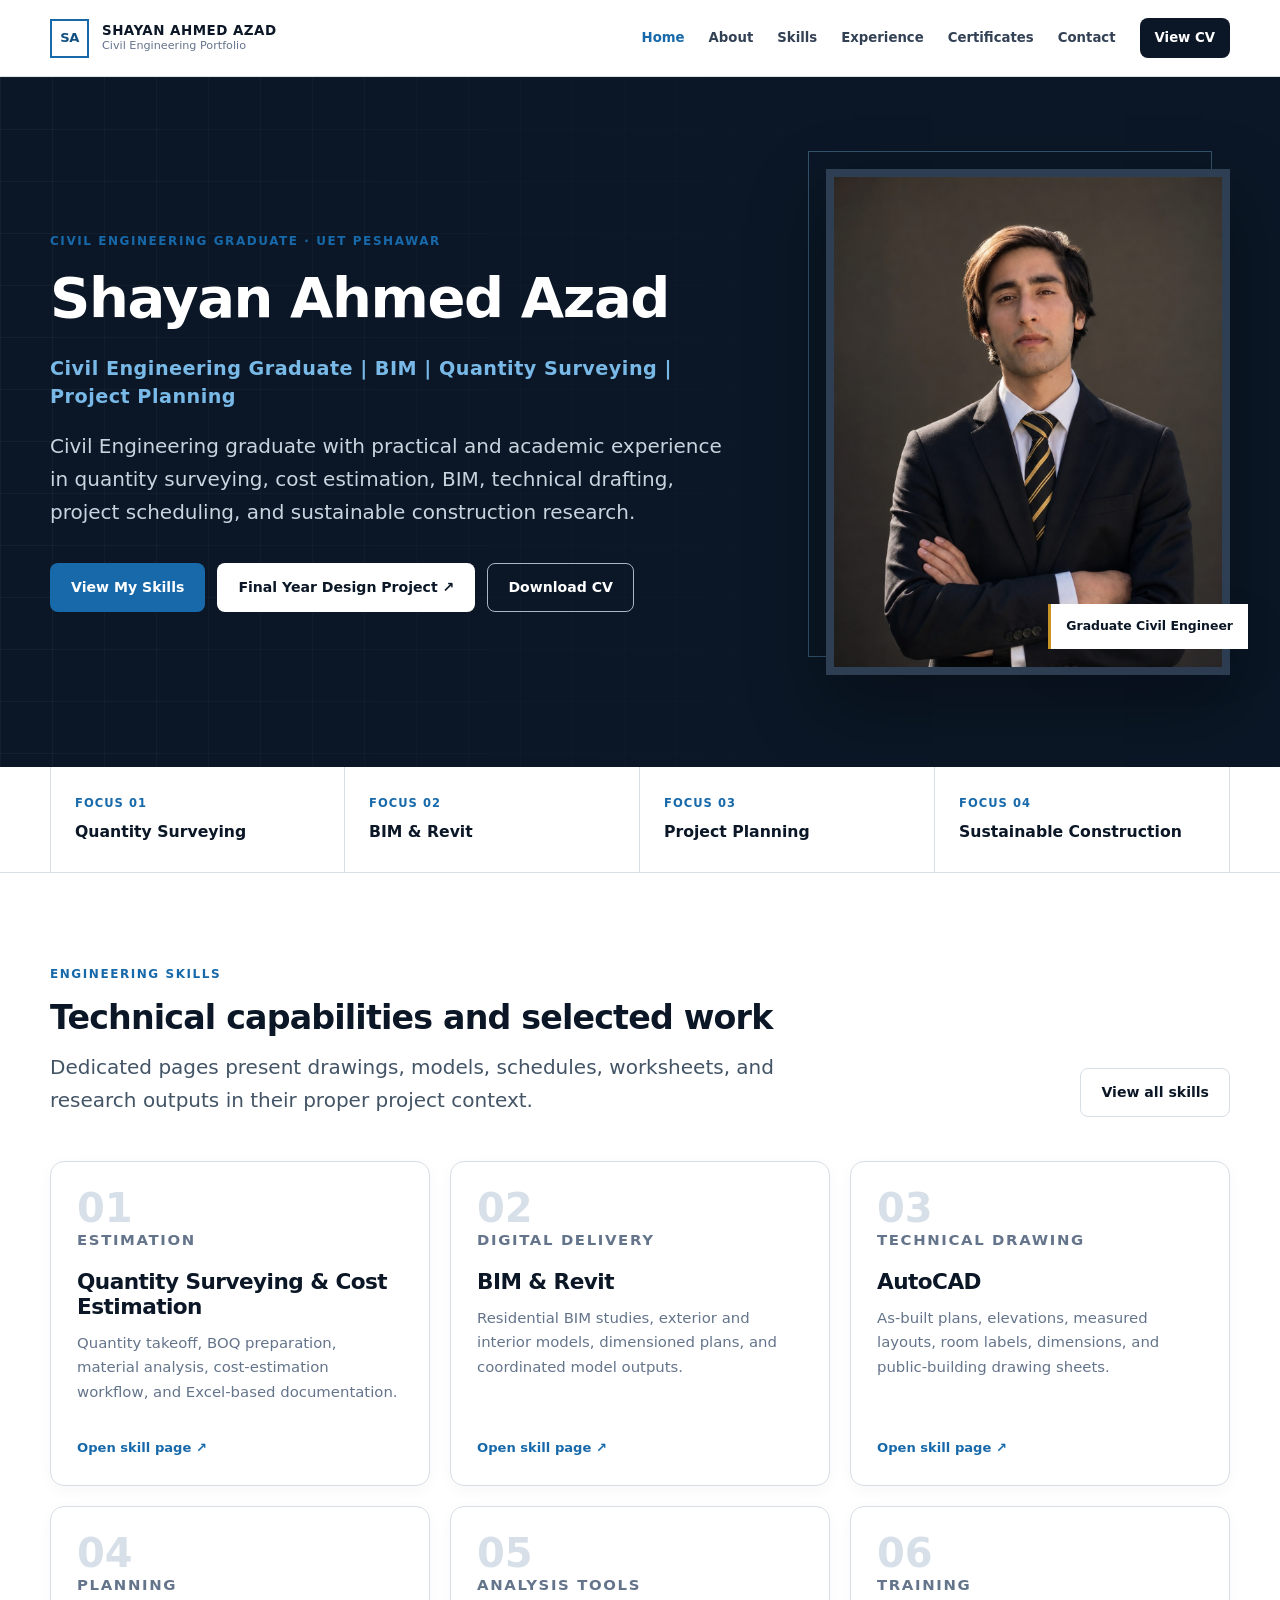
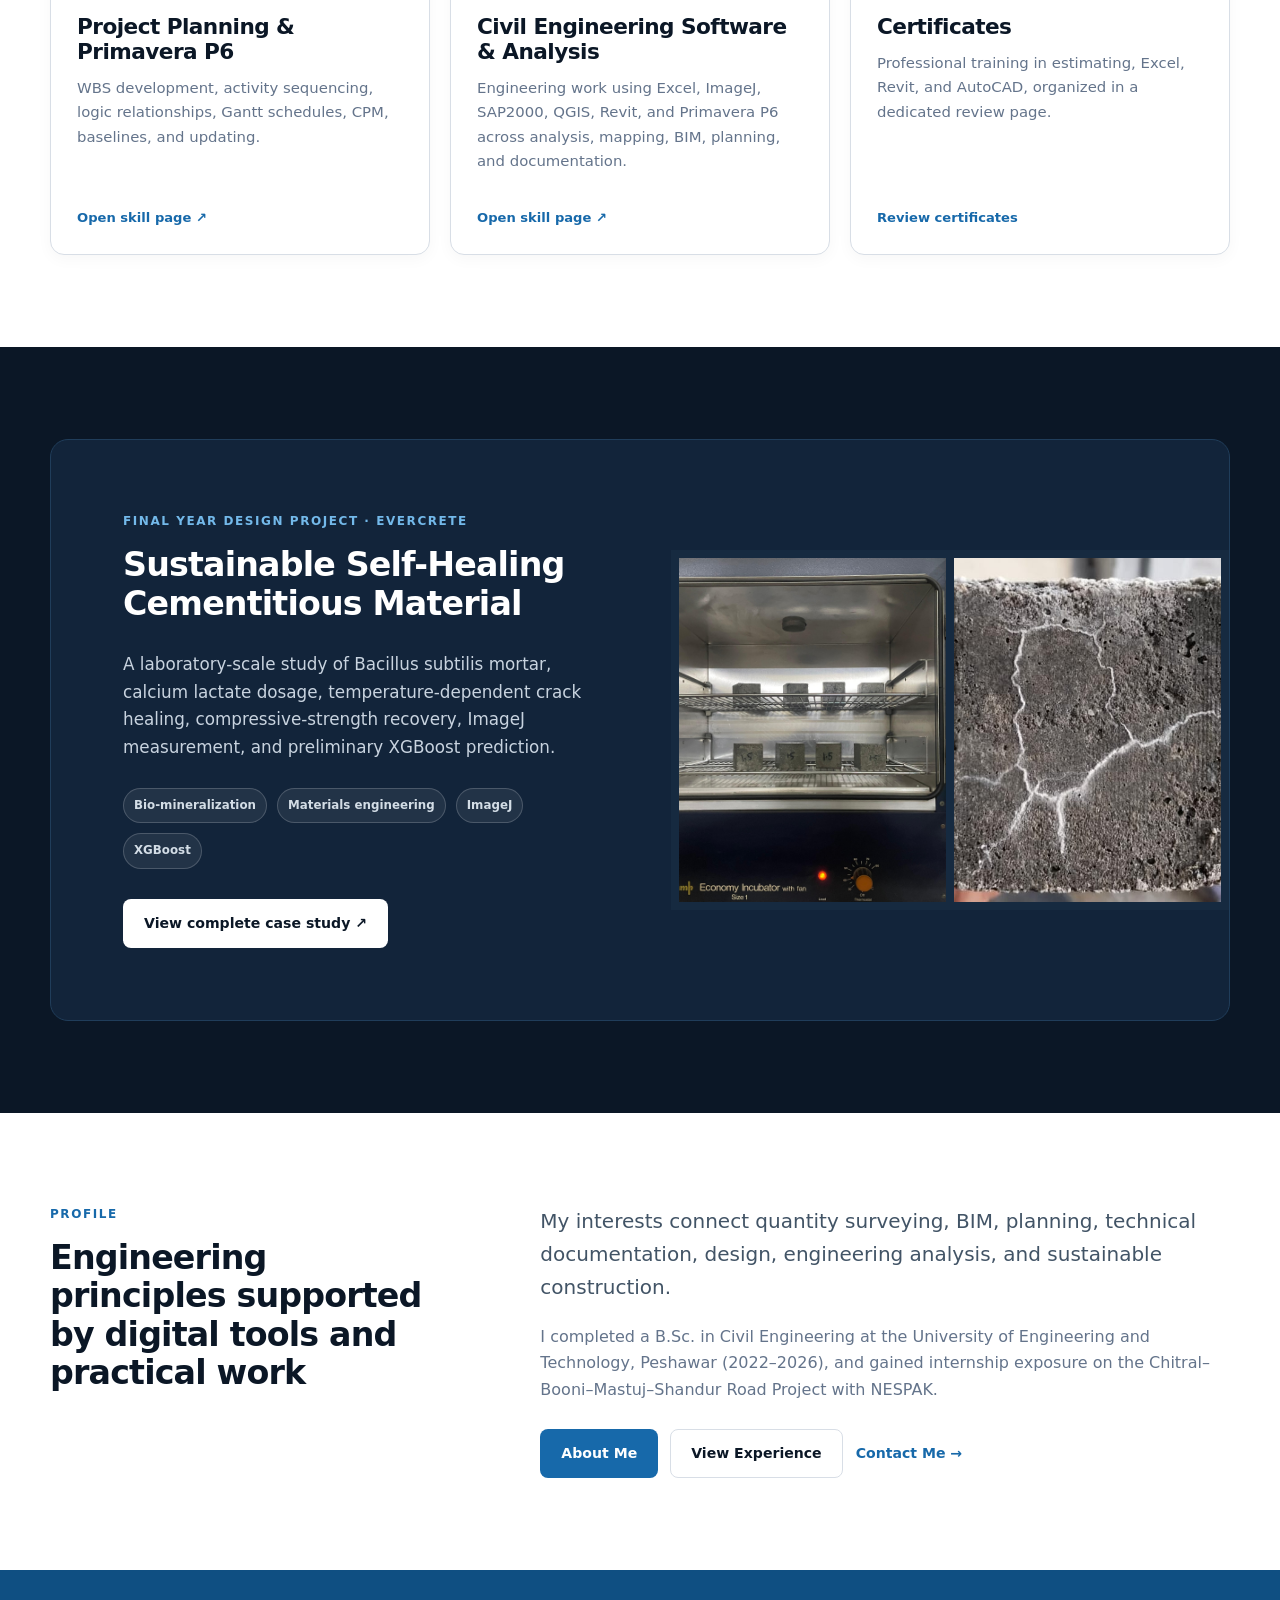
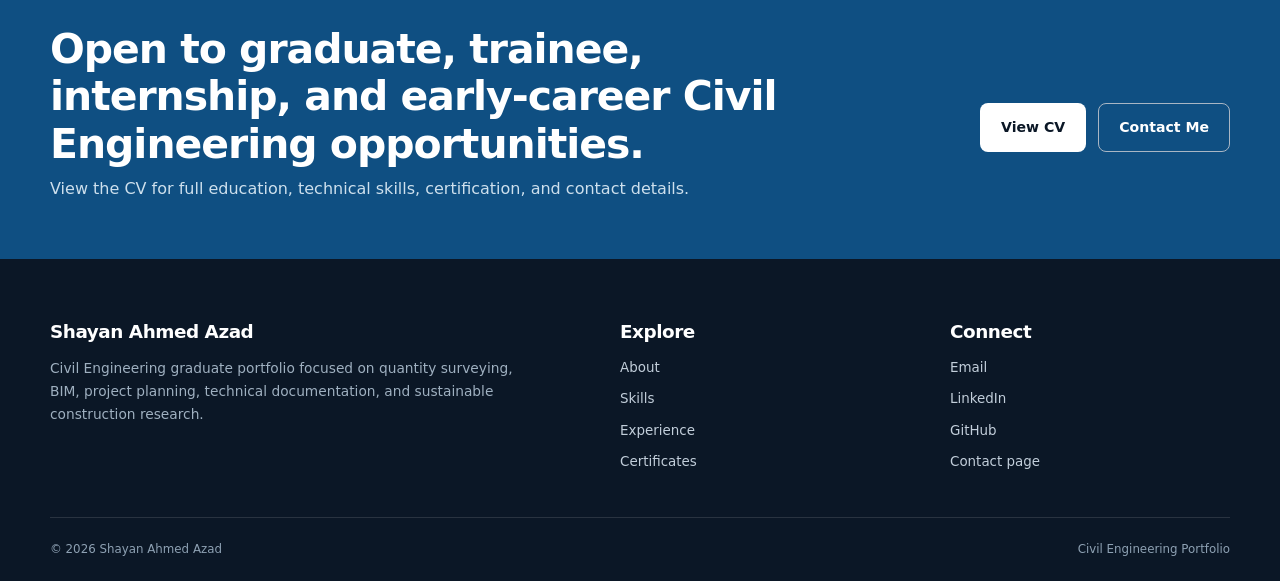
<file: index.html>
<!doctype html>
<html lang="en">
<head>
  <meta charset="utf-8">
  <meta name="viewport" content="width=device-width, initial-scale=1">
  <meta name="description" content="Civil Engineering portfolio of Shayan Ahmed Azad, covering quantity surveying, BIM, AutoCAD, project planning, technical documentation, and sustainable construction research.">
  <title>Shayan Ahmed Azad | Civil Engineering Portfolio</title>
  <link rel="icon" href="assets/favicon.svg" type="image/svg+xml">
  <link rel="stylesheet" href="assets/css/styles.css">
</head>
<body>
  <a class="skip-link" href="#main">Skip to content</a>
  <header class="site-header">
    <div class="container header-inner">
      <a class="brand" href="index.html" aria-label="Shayan Ahmed Azad portfolio home">
        <span class="brand-mark">SA</span>
        <span class="brand-copy"><strong>SHAYAN AHMED AZAD</strong><span>Civil Engineering Portfolio</span></span>
      </a>
      <button class="nav-toggle" type="button" data-nav-toggle aria-expanded="false" aria-controls="site-nav" aria-label="Open navigation"><span></span></button>
      <nav class="site-nav" id="site-nav" data-nav aria-label="Primary navigation">
        <a href="index.html" aria-current="page">Home</a>
        <a href="about.html">About</a>
        <a href="skills.html">Skills</a>
        <a href="experience.html">Experience</a>
        <a href="certificates.html">Certificates</a>
        <a href="contact.html">Contact</a>
        <a class="nav-cta" href="assets/documents/Shayan-Ahmed-Azad-CV.pdf" target="_blank" rel="noreferrer">View CV</a>
      </nav>
    </div>
  </header>

  <main id="main">
    <section class="hero">
      <div class="container hero-grid">
        <div class="hero-copy">
          <p class="eyebrow">Civil Engineering Graduate · UET Peshawar</p>
          <h1>Shayan Ahmed Azad</h1>
          <span class="hero-title-line">Civil Engineering Graduate | BIM | Quantity Surveying | Project Planning</span>
          <p class="lead">Civil Engineering graduate with practical and academic experience in quantity surveying, cost estimation, BIM, technical drafting, project scheduling, and sustainable construction research.</p>
          <div class="hero-actions">
            <a class="button button-primary" href="skills.html">View My Skills</a>
            <a class="button button-light" href="projects/fydp-evercrete.html" target="_blank" rel="noreferrer">Final Year Design Project ↗</a>
            <a class="button button-outline" href="assets/documents/Shayan-Ahmed-Azad-CV.pdf" target="_blank" rel="noreferrer">Download CV</a>
          </div>
        </div>
        <div class="hero-visual">
          <div class="portrait-shell">
            <div class="portrait-frame"><img src="assets/images/profile/shayan-ahmed-azad.png" alt="Professional portrait of Shayan Ahmed Azad" width="1016" height="1344"></div>
            <div class="portrait-tag">Graduate Civil Engineer</div>
          </div>
        </div>
      </div>
    </section>

    <section class="quick-strip" aria-label="Professional focus">
      <div class="container quick-grid">
        <div class="quick-item"><span>Focus 01</span><strong>Quantity Surveying</strong></div>
        <div class="quick-item"><span>Focus 02</span><strong>BIM & Revit</strong></div>
        <div class="quick-item"><span>Focus 03</span><strong>Project Planning</strong></div>
        <div class="quick-item"><span>Focus 04</span><strong>Sustainable Construction</strong></div>
      </div>
    </section>

    <section class="section" aria-labelledby="skills-title">
      <div class="container">
        <div class="section-heading">
          <div>
            <p class="eyebrow">Engineering Skills</p>
            <h2 id="skills-title">Technical capabilities and selected work</h2>
            <p class="lead">Dedicated pages present drawings, models, schedules, worksheets, and research outputs in their proper project context.</p>
          </div>
          <a class="button button-outline-dark" href="skills.html">View all skills</a>
        </div>
        <div class="card-grid">
          <a class="card" href="skills/quantity-surveying.html" target="_blank" rel="noreferrer">
            <div class="card-body"><span class="card-number">01</span><p class="card-kicker">Estimation</p><h3>Quantity Surveying & Cost Estimation</h3><p>Quantity takeoff, BOQ preparation, material analysis, cost-estimation workflow, and Excel-based documentation.</p><span class="card-link">Open skill page ↗</span></div>
          </a>
          <a class="card" href="skills/revit-bim.html" target="_blank" rel="noreferrer">
            <div class="card-body"><span class="card-number">02</span><p class="card-kicker">Digital Delivery</p><h3>BIM & Revit</h3><p>Residential BIM studies, exterior and interior models, dimensioned plans, and coordinated model outputs.</p><span class="card-link">Open skill page ↗</span></div>
          </a>
          <a class="card" href="skills/autocad.html" target="_blank" rel="noreferrer">
            <div class="card-body"><span class="card-number">03</span><p class="card-kicker">Technical Drawing</p><h3>AutoCAD</h3><p>As-built plans, elevations, measured layouts, room labels, dimensions, and public-building drawing sheets.</p><span class="card-link">Open skill page ↗</span></div>
          </a>
          <a class="card" href="skills/primavera-p6.html" target="_blank" rel="noreferrer">
            <div class="card-body"><span class="card-number">04</span><p class="card-kicker">Planning</p><h3>Project Planning & Primavera P6</h3><p>WBS development, activity sequencing, logic relationships, Gantt schedules, CPM, baselines, and updating.</p><span class="card-link">Open skill page ↗</span></div>
          </a>
          <a class="card" href="skills/civil-engineering-software.html" target="_blank" rel="noreferrer">
            <div class="card-body"><span class="card-number">05</span><p class="card-kicker">Analysis Tools</p><h3>Civil Engineering Software & Analysis</h3><p>Engineering work using Excel, ImageJ, SAP2000, QGIS, Revit, and Primavera P6 across analysis, mapping, BIM, planning, and documentation.</p><span class="card-link">Open skill page ↗</span></div>
          </a>
          <a class="card" href="certificates.html">
            <div class="card-body"><span class="card-number">06</span><p class="card-kicker">Training</p><h3>Certificates</h3><p>Professional training in estimating, Excel, Revit, and AutoCAD, organized in a dedicated review page.</p><span class="card-link">Review certificates</span></div>
          </a>
        </div>
      </div>
    </section>

    <section class="section section-dark" aria-labelledby="fydp-title">
      <div class="container">
        <div class="featured-project">
          <div class="featured-copy">
            <p class="eyebrow">Final Year Design Project · EverCrete</p>
            <h2 id="fydp-title">Sustainable Self-Healing Cementitious Material</h2>
            <p class="lead">A laboratory-scale study of Bacillus subtilis mortar, calcium lactate dosage, temperature-dependent crack healing, compressive-strength recovery, ImageJ measurement, and preliminary XGBoost prediction.</p>
            <div class="featured-meta">
              <span>Bio-mineralization</span><span>Materials engineering</span><span>ImageJ</span><span>XGBoost</span>
            </div>
            <a class="button button-light" href="projects/fydp-evercrete.html" target="_blank" rel="noreferrer">View complete case study ↗</a>
          </div>
          <div class="featured-image featured-collage" aria-label="EverCrete laboratory work collage">
            <img src="assets/images/fydp/incubator-temperature-exposure.jpg" alt="EverCrete mortar specimens undergoing controlled temperature exposure in a laboratory incubator" loading="lazy">
            <img src="assets/images/fydp/crack-healing-specimen.jpg" alt="EverCrete mortar specimen showing mineral formation along induced cracks" loading="lazy">
          </div>
        </div>
      </div>
    </section>

    <section class="section" aria-labelledby="profile-title">
      <div class="container split">
        <div>
          <p class="eyebrow">Profile</p>
          <h2 id="profile-title">Engineering principles supported by digital tools and practical work</h2>
        </div>
        <div>
          <p class="lead">My interests connect quantity surveying, BIM, planning, technical documentation, design, engineering analysis, and sustainable construction.</p>
          <p class="muted">I completed a B.Sc. in Civil Engineering at the University of Engineering and Technology, Peshawar (2022–2026), and gained internship exposure on the Chitral–Booni–Mastuj–Shandur Road Project with NESPAK.</p>
          <div class="toolbar"><a class="button button-primary" href="about.html">About Me</a><a class="button button-outline-dark" href="experience.html">View Experience</a><a class="button button-ghost" href="contact.html">Contact Me →</a></div>
        </div>
      </div>
    </section>

    <section class="cta-band">
      <div class="container cta-inner">
        <div><h2>Open to graduate, trainee, internship, and early-career Civil Engineering opportunities.</h2><p>View the CV for full education, technical skills, certification, and contact details.</p></div>
        <div class="toolbar"><a class="button button-light" href="assets/documents/Shayan-Ahmed-Azad-CV.pdf" target="_blank" rel="noreferrer">View CV</a><a class="button button-outline" href="contact.html">Contact Me</a></div>
      </div>
    </section>
  </main>

  <footer class="site-footer">
    <div class="container footer-grid">
      <div><h2>Shayan Ahmed Azad</h2><p>Civil Engineering graduate portfolio focused on quantity surveying, BIM, project planning, technical documentation, and sustainable construction research.</p></div>
      <div><h2>Explore</h2><div class="footer-links"><a href="about.html">About</a><a href="skills.html">Skills</a><a href="experience.html">Experience</a><a href="certificates.html">Certificates</a></div></div>
      <div><h2>Connect</h2><div class="footer-links"><a href="mailto:azadshayan23@gmail.com">Email</a><a href="https://linkedin.com/in/shayanahmedazad" target="_blank" rel="noreferrer">LinkedIn</a><a href="https://github.com/azadshayan23-web" target="_blank" rel="noreferrer">GitHub</a><a href="contact.html">Contact page</a></div></div>
    </div>
    <div class="container footer-bottom"><span>© <span data-year>2026</span> Shayan Ahmed Azad</span><span>Civil Engineering Portfolio</span></div>
  </footer>
  <script src="assets/js/site.js"></script>
</body>
</html>
</file>
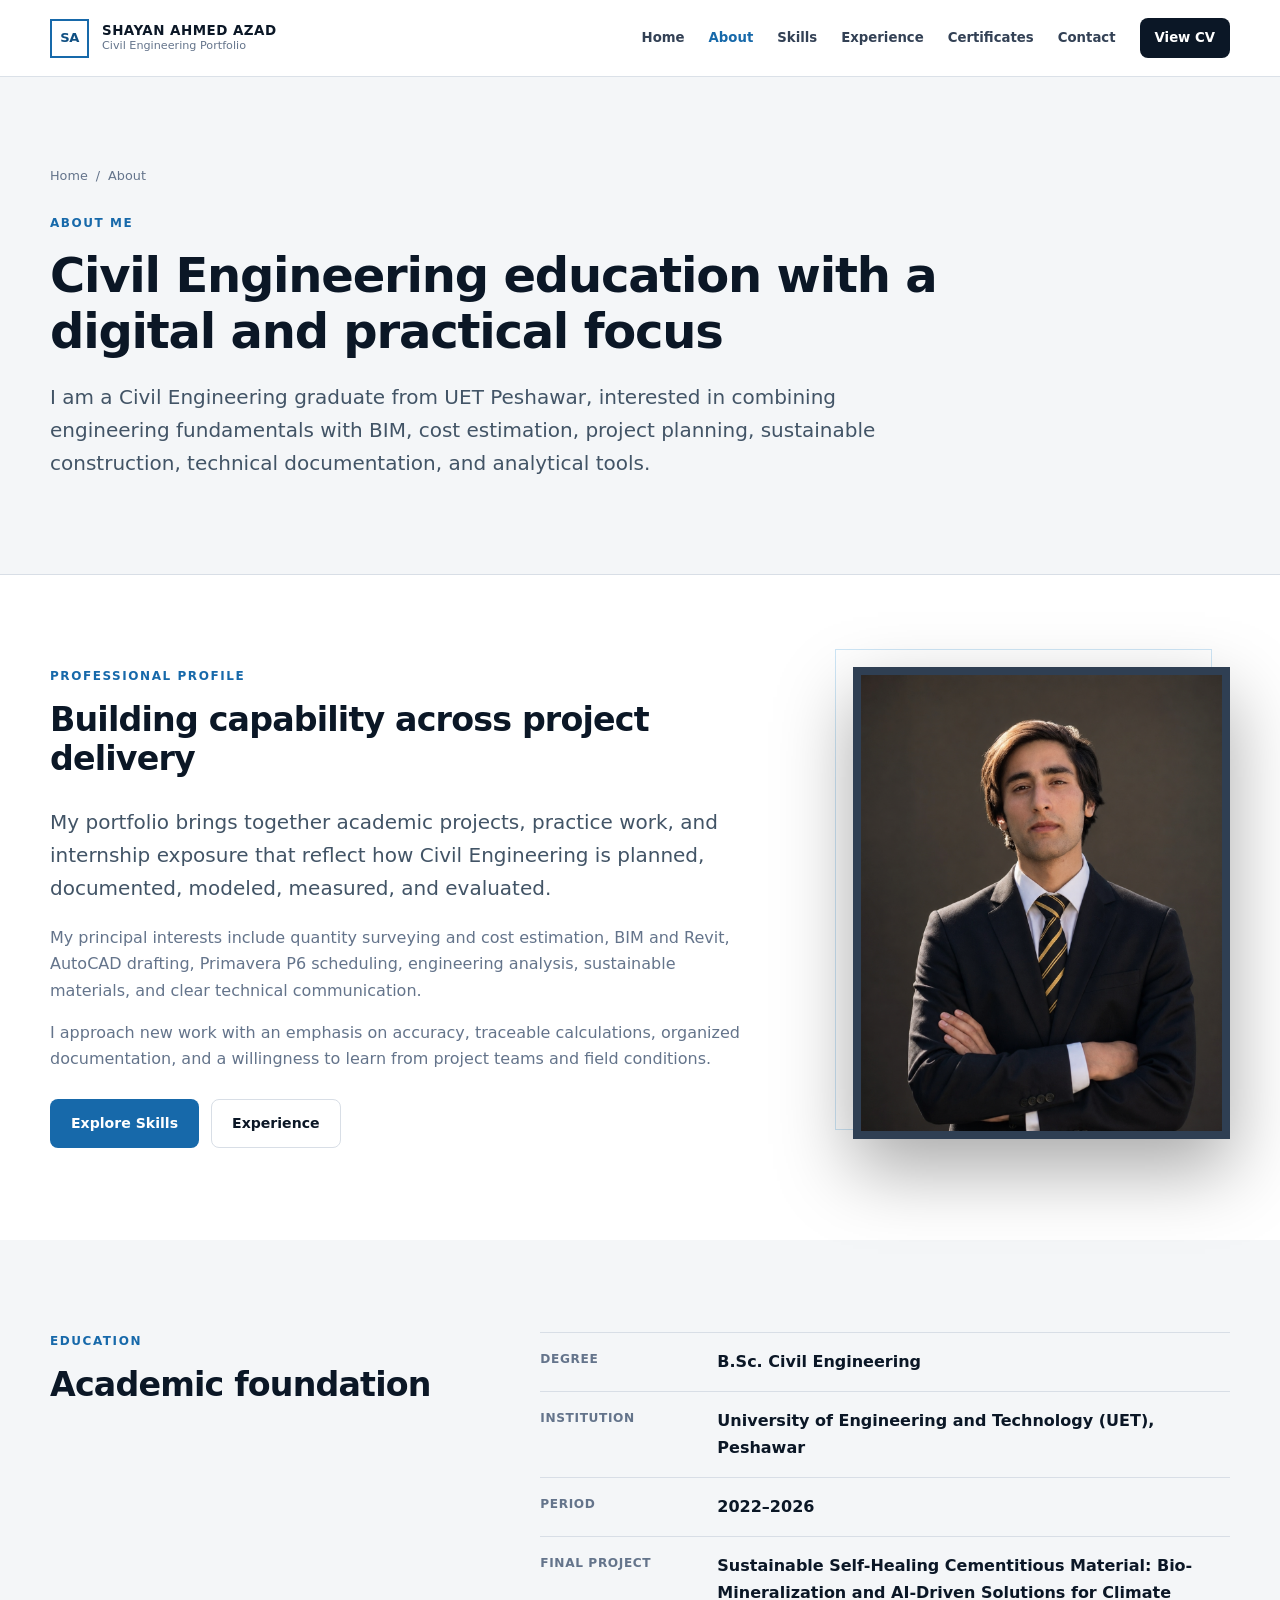
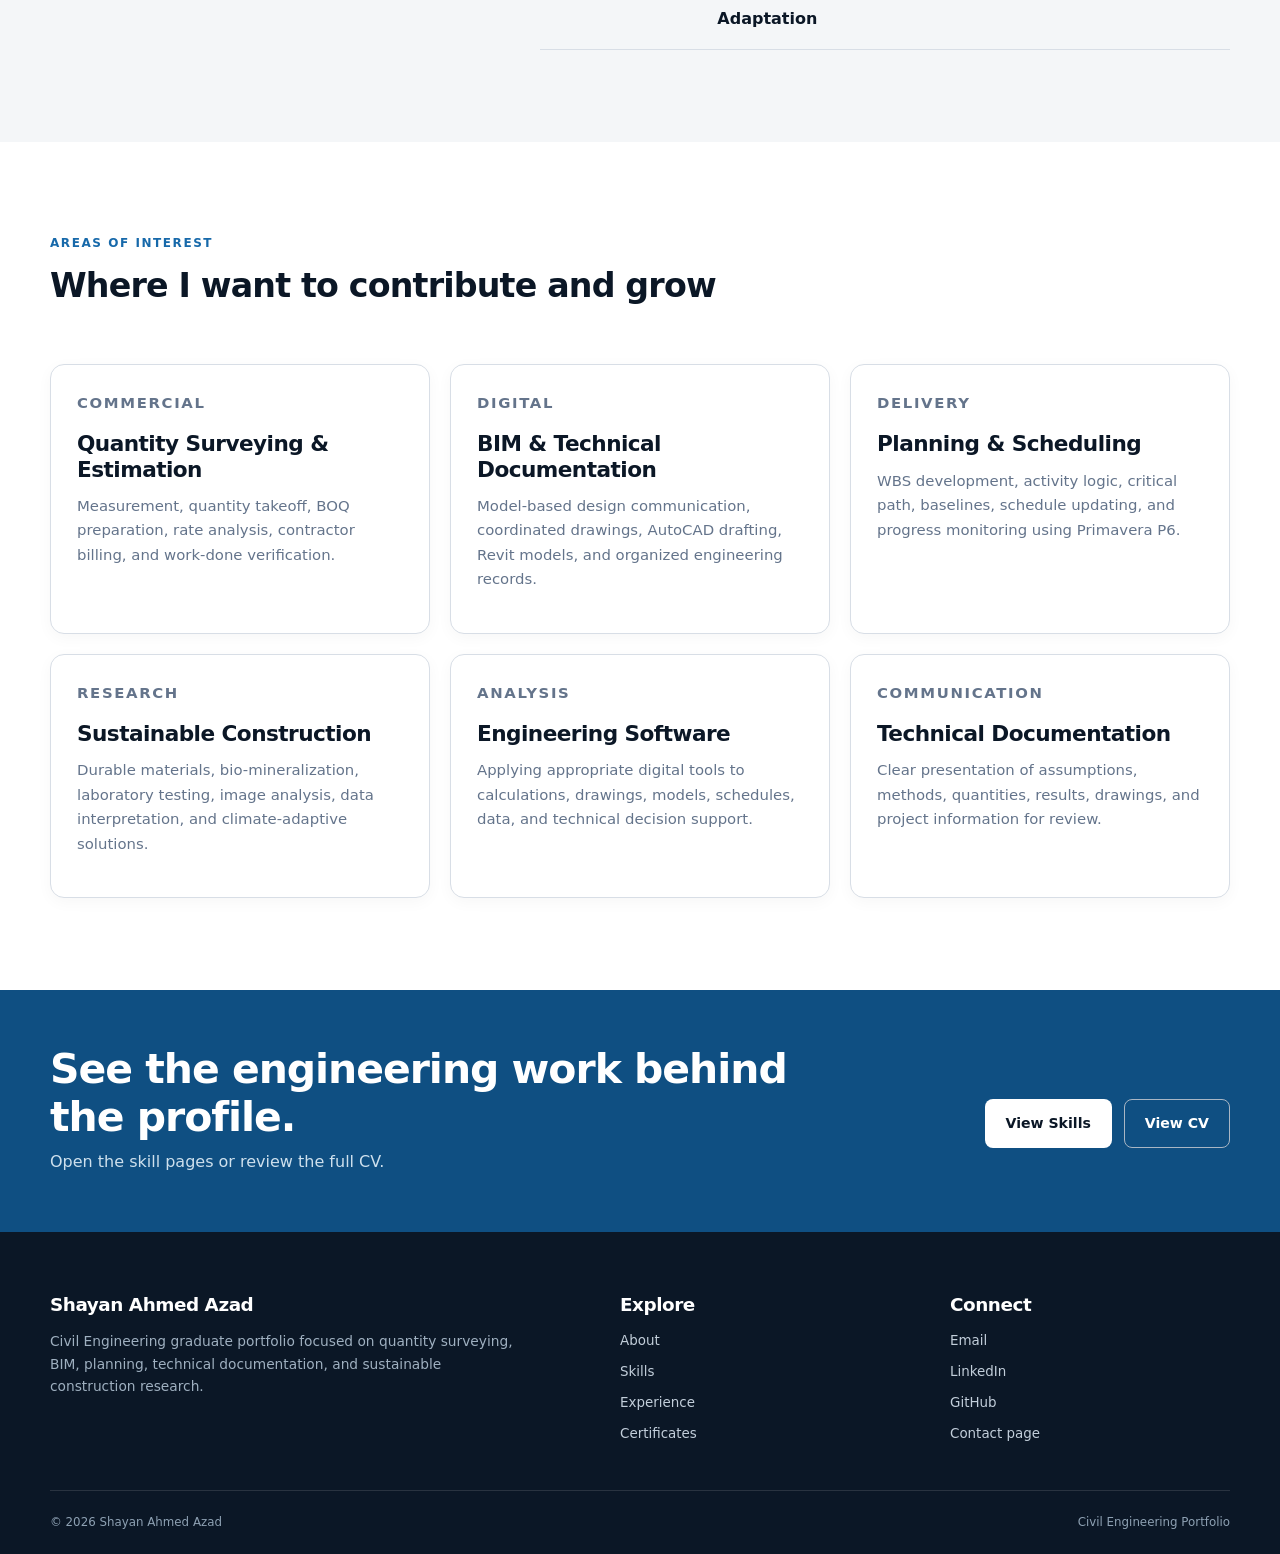
<file: about.html>
<!doctype html>
<html lang="en">
<head>
  <meta charset="utf-8">
  <meta name="viewport" content="width=device-width, initial-scale=1">
  <meta name="description" content="About Shayan Ahmed Azad, a Civil Engineering graduate from UET Peshawar with interests in BIM, quantity surveying, planning, and sustainable construction.">
  <title>About | Shayan Ahmed Azad</title>
  <link rel="icon" href="assets/favicon.svg" type="image/svg+xml">
  <link rel="stylesheet" href="assets/css/styles.css">
</head>
<body>
  <a class="skip-link" href="#main">Skip to content</a>
  <header class="site-header">
    <div class="container header-inner">
      <a class="brand" href="index.html"><span class="brand-mark">SA</span><span class="brand-copy"><strong>SHAYAN AHMED AZAD</strong><span>Civil Engineering Portfolio</span></span></a>
      <button class="nav-toggle" type="button" data-nav-toggle aria-expanded="false" aria-controls="site-nav" aria-label="Open navigation"><span></span></button>
      <nav class="site-nav" id="site-nav" data-nav aria-label="Primary navigation"><a href="index.html">Home</a><a href="about.html" aria-current="page">About</a><a href="skills.html">Skills</a><a href="experience.html">Experience</a><a href="certificates.html">Certificates</a><a href="contact.html">Contact</a><a class="nav-cta" href="assets/documents/Shayan-Ahmed-Azad-CV.pdf" target="_blank" rel="noreferrer">View CV</a></nav>
    </div>
  </header>
  <main id="main">
    <section class="page-hero">
      <div class="container">
        <nav class="breadcrumb" aria-label="Breadcrumb"><a href="index.html">Home</a><span>/</span><span>About</span></nav>
        <p class="eyebrow">About Me</p>
        <h1>Civil Engineering education with a digital and practical focus</h1>
        <p class="lead">I am a Civil Engineering graduate from UET Peshawar, interested in combining engineering fundamentals with BIM, cost estimation, project planning, sustainable construction, technical documentation, and analytical tools.</p>
      </div>
    </section>

    <section class="section">
      <div class="container split split-reverse">
        <div>
          <p class="eyebrow">Professional Profile</p>
          <h2>Building capability across project delivery</h2>
          <p class="lead">My portfolio brings together academic projects, practice work, and internship exposure that reflect how Civil Engineering is planned, documented, modeled, measured, and evaluated.</p>
          <p class="muted">My principal interests include quantity surveying and cost estimation, BIM and Revit, AutoCAD drafting, Primavera P6 scheduling, engineering analysis, sustainable materials, and clear technical communication.</p>
          <p class="muted">I approach new work with an emphasis on accuracy, traceable calculations, organized documentation, and a willingness to learn from project teams and field conditions.</p>
          <div class="toolbar"><a class="button button-primary" href="skills.html">Explore Skills</a><a class="button button-outline-dark" href="experience.html">Experience</a></div>
        </div>
        <div class="portrait-shell">
          <div class="portrait-frame"><img src="assets/images/profile/shayan-ahmed-azad.png" alt="Professional portrait of Shayan Ahmed Azad"></div>
        </div>
      </div>
    </section>

    <section class="section section-wash">
      <div class="container split">
        <div><p class="eyebrow">Education</p><h2>Academic foundation</h2></div>
        <div>
          <dl class="fact-list">
            <div><dt>Degree</dt><dd>B.Sc. Civil Engineering</dd></div>
            <div><dt>Institution</dt><dd>University of Engineering and Technology (UET), Peshawar</dd></div>
            <div><dt>Period</dt><dd>2022–2026</dd></div>
            <div><dt>Final Project</dt><dd>Sustainable Self-Healing Cementitious Material: Bio-Mineralization and AI-Driven Solutions for Climate Adaptation</dd></div>
          </dl>
        </div>
      </div>
    </section>

    <section class="section">
      <div class="container">
        <div class="section-heading"><div><p class="eyebrow">Areas of Interest</p><h2>Where I want to contribute and grow</h2></div></div>
        <div class="card-grid">
          <article class="card"><div class="card-body"><p class="card-kicker">Commercial</p><h3>Quantity Surveying & Estimation</h3><p>Measurement, quantity takeoff, BOQ preparation, rate analysis, contractor billing, and work-done verification.</p></div></article>
          <article class="card"><div class="card-body"><p class="card-kicker">Digital</p><h3>BIM & Technical Documentation</h3><p>Model-based design communication, coordinated drawings, AutoCAD drafting, Revit models, and organized engineering records.</p></div></article>
          <article class="card"><div class="card-body"><p class="card-kicker">Delivery</p><h3>Planning & Scheduling</h3><p>WBS development, activity logic, critical path, baselines, schedule updating, and progress monitoring using Primavera P6.</p></div></article>
          <article class="card"><div class="card-body"><p class="card-kicker">Research</p><h3>Sustainable Construction</h3><p>Durable materials, bio-mineralization, laboratory testing, image analysis, data interpretation, and climate-adaptive solutions.</p></div></article>
          <article class="card"><div class="card-body"><p class="card-kicker">Analysis</p><h3>Engineering Software</h3><p>Applying appropriate digital tools to calculations, drawings, models, schedules, data, and technical decision support.</p></div></article>
          <article class="card"><div class="card-body"><p class="card-kicker">Communication</p><h3>Technical Documentation</h3><p>Clear presentation of assumptions, methods, quantities, results, drawings, and project information for review.</p></div></article>
        </div>
      </div>
    </section>

    <section class="cta-band"><div class="container cta-inner"><div><h2>See the engineering work behind the profile.</h2><p>Open the skill pages or review the full CV.</p></div><div class="toolbar"><a class="button button-light" href="skills.html">View Skills</a><a class="button button-outline" href="assets/documents/Shayan-Ahmed-Azad-CV.pdf" target="_blank" rel="noreferrer">View CV</a></div></div></section>
  </main>
  <footer class="site-footer"><div class="container footer-grid"><div><h2>Shayan Ahmed Azad</h2><p>Civil Engineering graduate portfolio focused on quantity surveying, BIM, planning, technical documentation, and sustainable construction research.</p></div><div><h2>Explore</h2><div class="footer-links"><a href="about.html">About</a><a href="skills.html">Skills</a><a href="experience.html">Experience</a><a href="certificates.html">Certificates</a></div></div><div><h2>Connect</h2><div class="footer-links"><a href="mailto:azadshayan23@gmail.com">Email</a><a href="https://linkedin.com/in/shayanahmedazad" target="_blank" rel="noreferrer">LinkedIn</a><a href="https://github.com/azadshayan23-web" target="_blank" rel="noreferrer">GitHub</a><a href="contact.html">Contact page</a></div></div></div><div class="container footer-bottom"><span>© <span data-year>2026</span> Shayan Ahmed Azad</span><span>Civil Engineering Portfolio</span></div></footer>
  <script src="assets/js/site.js"></script>
</body>
</html>
</file>
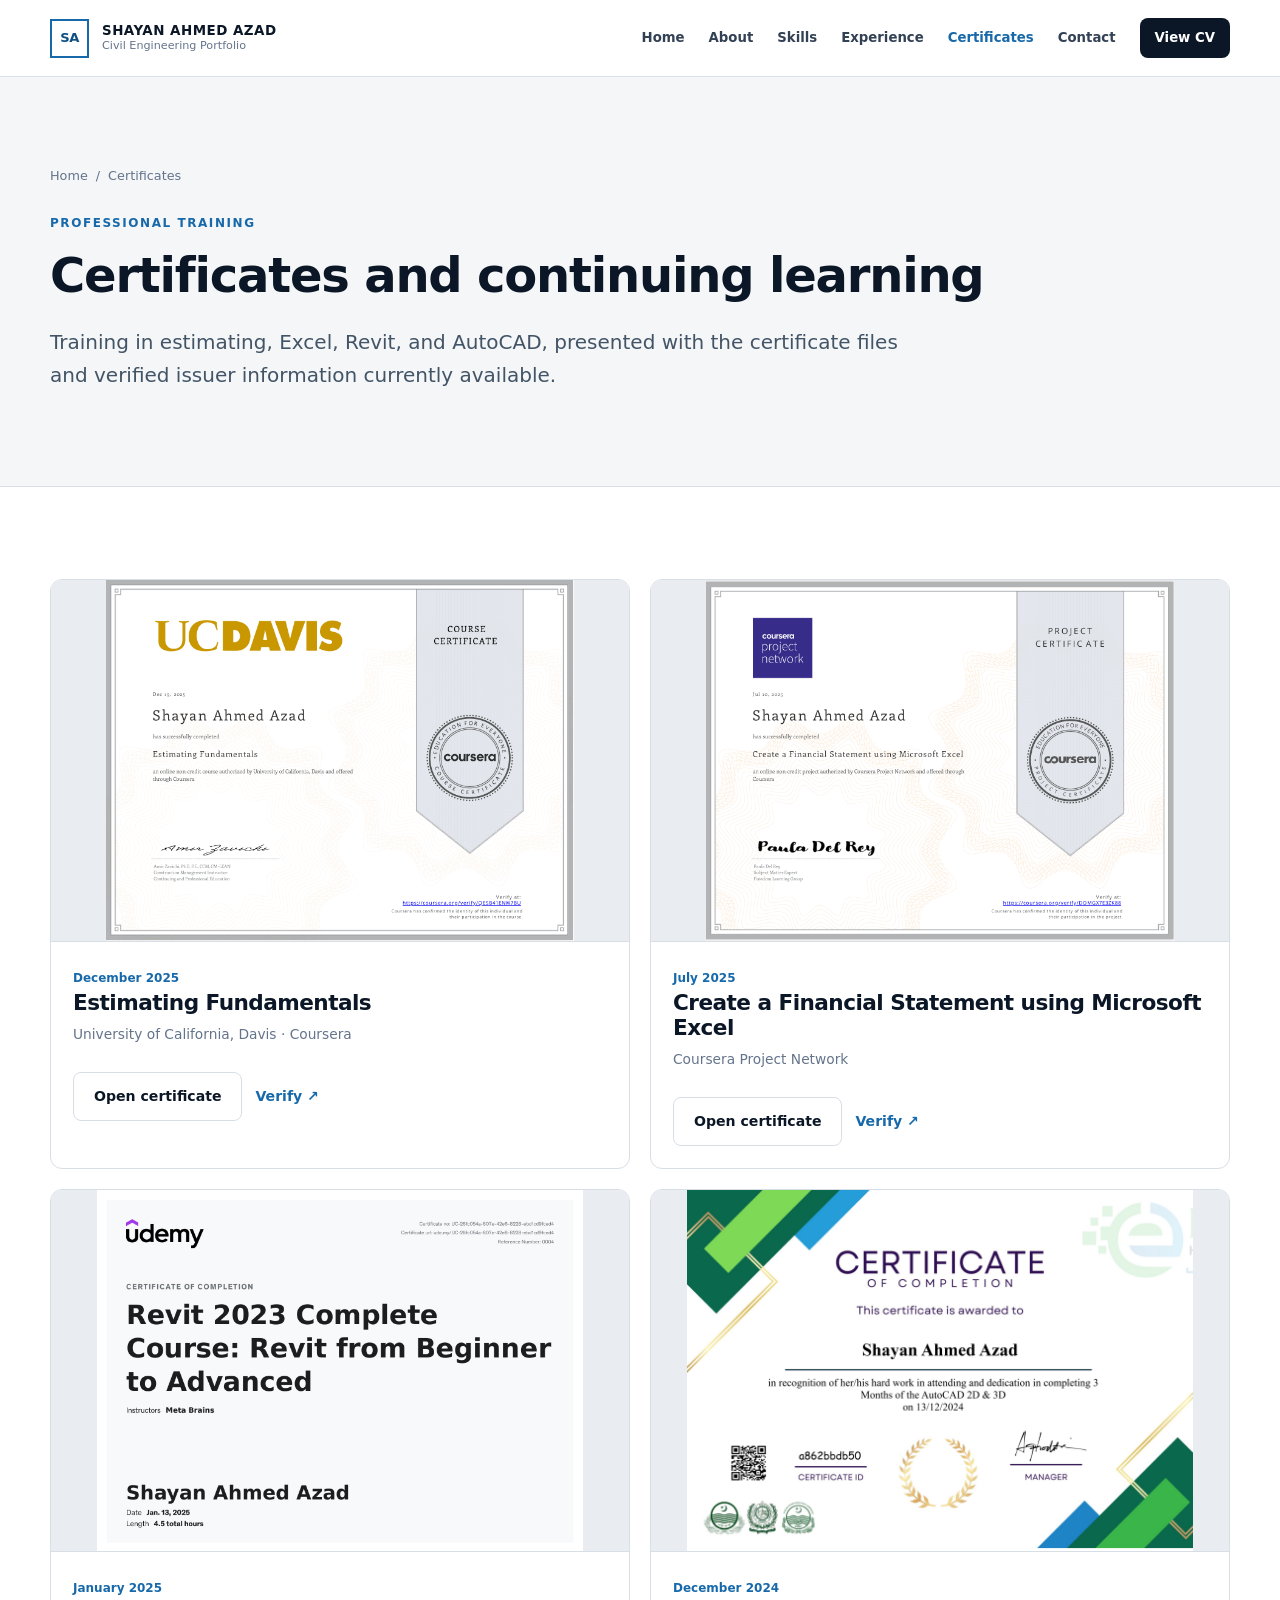
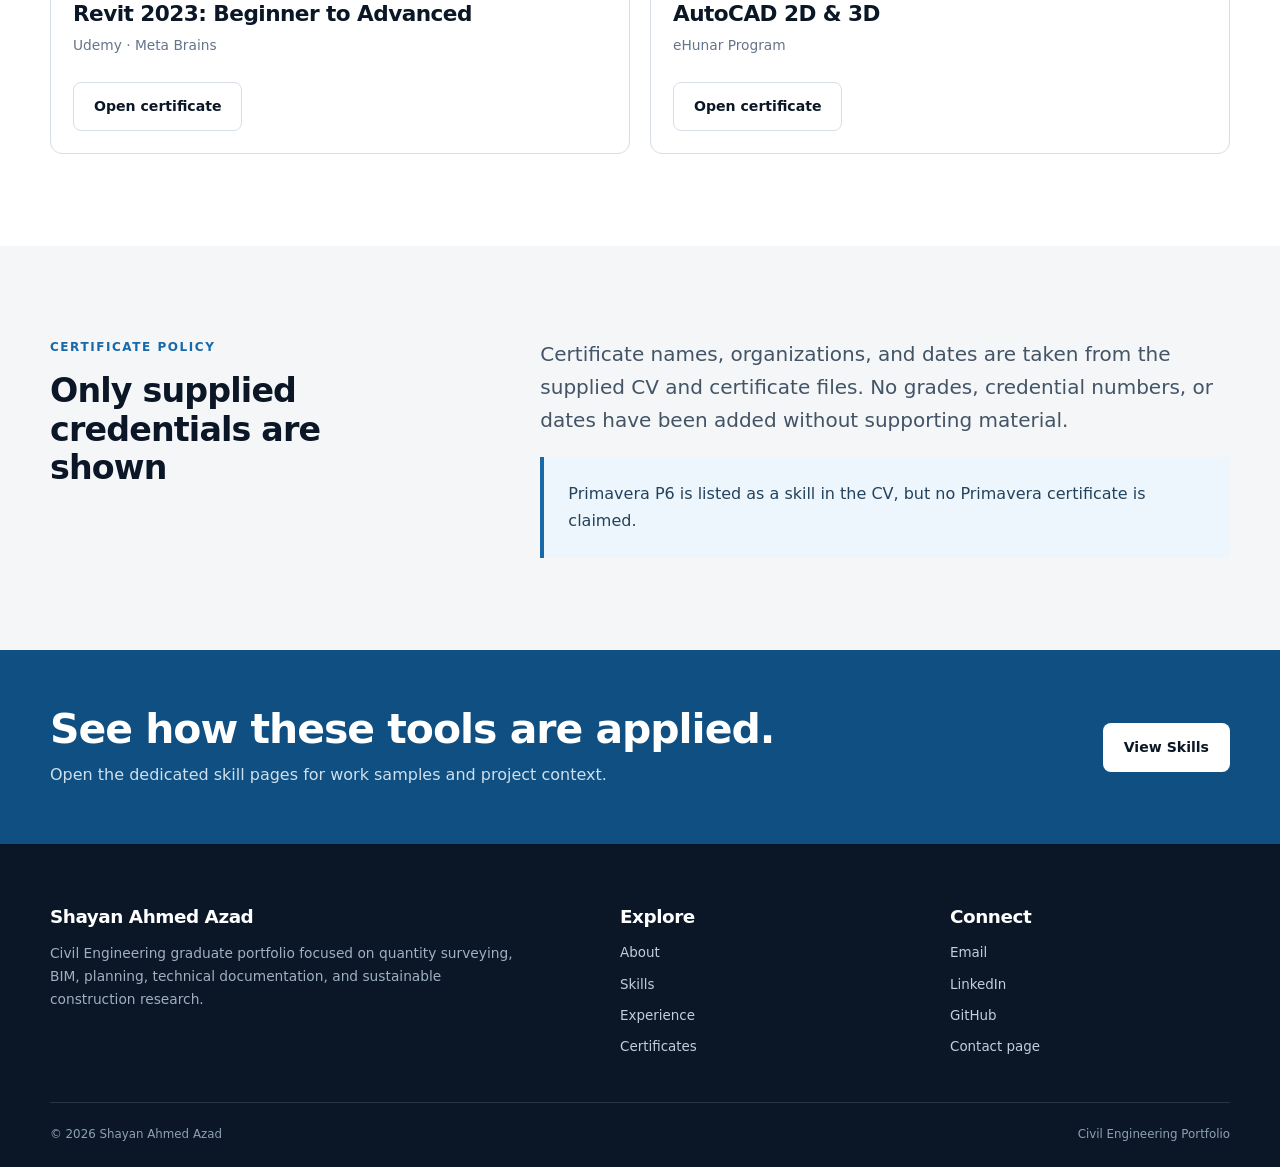
<file: certificates.html>
<!doctype html>
<html lang="en">
<head>
  <meta charset="utf-8">
  <meta name="viewport" content="width=device-width, initial-scale=1">
  <meta name="description" content="Civil Engineering and software certificates of Shayan Ahmed Azad, including estimating, Excel, Revit, and AutoCAD training.">
  <title>Certificates | Shayan Ahmed Azad</title>
  <link rel="icon" href="assets/favicon.svg" type="image/svg+xml">
  <link rel="stylesheet" href="assets/css/styles.css">
</head>
<body>
  <a class="skip-link" href="#main">Skip to content</a>
  <header class="site-header"><div class="container header-inner"><a class="brand" href="index.html"><span class="brand-mark">SA</span><span class="brand-copy"><strong>SHAYAN AHMED AZAD</strong><span>Civil Engineering Portfolio</span></span></a><button class="nav-toggle" type="button" data-nav-toggle aria-expanded="false" aria-controls="site-nav" aria-label="Open navigation"><span></span></button><nav class="site-nav" id="site-nav" data-nav aria-label="Primary navigation"><a href="index.html">Home</a><a href="about.html">About</a><a href="skills.html">Skills</a><a href="experience.html">Experience</a><a href="certificates.html" aria-current="page">Certificates</a><a href="contact.html">Contact</a><a class="nav-cta" href="assets/documents/Shayan-Ahmed-Azad-CV.pdf" target="_blank" rel="noreferrer">View CV</a></nav></div></header>
  <main id="main">
    <section class="page-hero"><div class="container"><nav class="breadcrumb" aria-label="Breadcrumb"><a href="index.html">Home</a><span>/</span><span>Certificates</span></nav><p class="eyebrow">Professional Training</p><h1>Certificates and continuing learning</h1><p class="lead">Training in estimating, Excel, Revit, and AutoCAD, presented with the certificate files and verified issuer information currently available.</p></div></section>

    <section class="section"><div class="container"><div class="certificate-grid">
      <article class="certificate"><button class="certificate-preview" type="button" data-lightbox data-lightbox-src="assets/images/certificates/estimating-fundamentals.png" data-lightbox-alt="Estimating Fundamentals certificate" data-lightbox-caption="Estimating Fundamentals — University of California, Davis via Coursera, December 2025."><div><img src="assets/images/certificates/estimating-fundamentals.png" alt="Estimating Fundamentals certificate" loading="lazy"></div></button><div class="certificate-copy"><span class="meta">December 2025</span><h3>Estimating Fundamentals</h3><p>University of California, Davis · Coursera</p><div class="toolbar"><a class="button button-outline-dark" href="assets/documents/Estimating-Fundamentals.pdf" target="_blank" rel="noreferrer">Open certificate</a><a class="button button-ghost" href="https://coursera.org/verify/QESB41ENW7BU" target="_blank" rel="noreferrer">Verify ↗</a></div></div></article>
      <article class="certificate"><button class="certificate-preview" type="button" data-lightbox data-lightbox-src="assets/images/certificates/financial-statement-excel.png" data-lightbox-alt="Financial Statement using Microsoft Excel certificate" data-lightbox-caption="Create a Financial Statement using Microsoft Excel — Coursera Project Network, July 2025."><div><img src="assets/images/certificates/financial-statement-excel.png" alt="Financial Statement using Microsoft Excel certificate" loading="lazy"></div></button><div class="certificate-copy"><span class="meta">July 2025</span><h3>Create a Financial Statement using Microsoft Excel</h3><p>Coursera Project Network</p><div class="toolbar"><a class="button button-outline-dark" href="assets/documents/Financial-Statement-Excel.pdf" target="_blank" rel="noreferrer">Open certificate</a><a class="button button-ghost" href="https://coursera.org/verify/DOMGX7E3ZK88" target="_blank" rel="noreferrer">Verify ↗</a></div></div></article>
      <article class="certificate"><button class="certificate-preview" type="button" data-lightbox data-lightbox-src="assets/images/certificates/revit-2023.jpg" data-lightbox-alt="Revit 2023 Beginner to Advanced certificate" data-lightbox-caption="Revit 2023: Beginner to Advanced — Udemy, Meta Brains, January 2025."><div><img src="assets/images/certificates/revit-2023.jpg" alt="Revit 2023 Beginner to Advanced certificate" loading="lazy"></div></button><div class="certificate-copy"><span class="meta">January 2025</span><h3>Revit 2023: Beginner to Advanced</h3><p>Udemy · Meta Brains</p><div class="toolbar"><a class="button button-outline-dark" href="assets/documents/Revit-2023-Certificate.jpg" target="_blank" rel="noreferrer">Open certificate</a></div></div></article>
      <article class="certificate"><button class="certificate-preview" type="button" data-lightbox data-lightbox-src="assets/images/certificates/autocad-2d-3d.png" data-lightbox-alt="AutoCAD 2D and 3D certificate" data-lightbox-caption="AutoCAD 2D & 3D — eHunar Program, December 2024."><div><img src="assets/images/certificates/autocad-2d-3d.png" alt="AutoCAD 2D and 3D certificate" loading="lazy"></div></button><div class="certificate-copy"><span class="meta">December 2024</span><h3>AutoCAD 2D & 3D</h3><p>eHunar Program</p><div class="toolbar"><a class="button button-outline-dark" href="assets/documents/AutoCAD-2D-3D-Certificate.png" target="_blank" rel="noreferrer">Open certificate</a></div></div></article>
    </div></div></section>

    <section class="section section-wash"><div class="container split"><div><p class="eyebrow">Certificate Policy</p><h2>Only supplied credentials are shown</h2></div><div><p class="lead">Certificate names, organizations, and dates are taken from the supplied CV and certificate files. No grades, credential numbers, or dates have been added without supporting material.</p><div class="callout">Primavera P6 is listed as a skill in the CV, but no Primavera certificate is claimed.</div></div></div></section>
    <section class="cta-band"><div class="container cta-inner"><div><h2>See how these tools are applied.</h2><p>Open the dedicated skill pages for work samples and project context.</p></div><a class="button button-light" href="skills.html">View Skills</a></div></section>
  </main>
  <footer class="site-footer"><div class="container footer-grid"><div><h2>Shayan Ahmed Azad</h2><p>Civil Engineering graduate portfolio focused on quantity surveying, BIM, planning, technical documentation, and sustainable construction research.</p></div><div><h2>Explore</h2><div class="footer-links"><a href="about.html">About</a><a href="skills.html">Skills</a><a href="experience.html">Experience</a><a href="certificates.html">Certificates</a></div></div><div><h2>Connect</h2><div class="footer-links"><a href="mailto:azadshayan23@gmail.com">Email</a><a href="https://linkedin.com/in/shayanahmedazad" target="_blank" rel="noreferrer">LinkedIn</a><a href="https://github.com/azadshayan23-web" target="_blank" rel="noreferrer">GitHub</a><a href="contact.html">Contact page</a></div></div></div><div class="container footer-bottom"><span>© <span data-year>2026</span> Shayan Ahmed Azad</span><span>Civil Engineering Portfolio</span></div></footer>
  <script src="assets/js/site.js"></script>
</body>
</html>
</file>
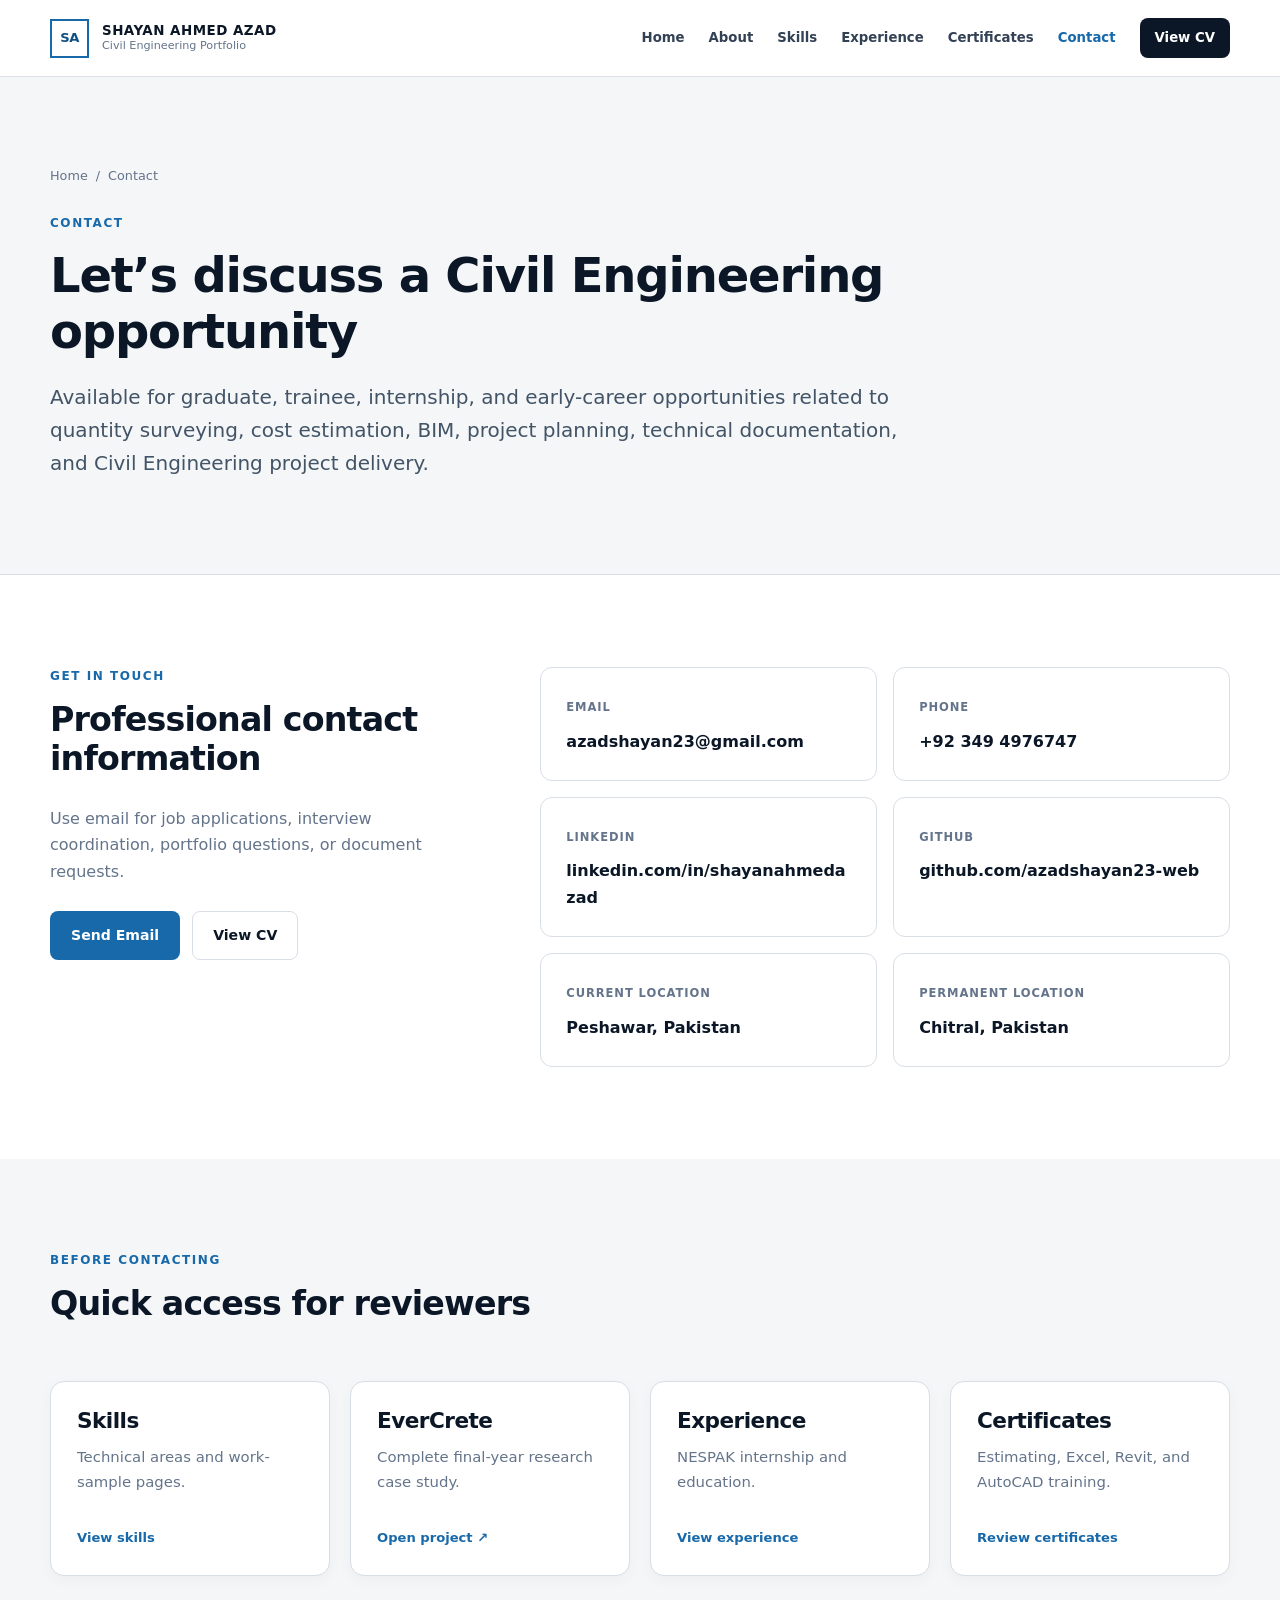
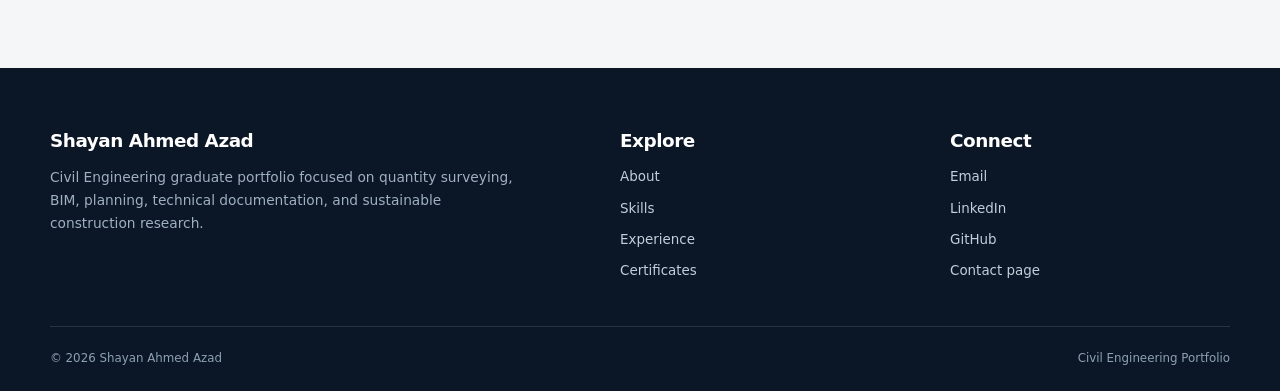
<file: contact.html>
<!doctype html>
<html lang="en">
<head>
  <meta charset="utf-8">
  <meta name="viewport" content="width=device-width, initial-scale=1">
  <meta name="description" content="Contact Shayan Ahmed Azad for Civil Engineering graduate, trainee, internship, BIM, quantity surveying, and project planning opportunities.">
  <title>Contact | Shayan Ahmed Azad</title>
  <link rel="icon" href="assets/favicon.svg" type="image/svg+xml">
  <link rel="stylesheet" href="assets/css/styles.css">
</head>
<body>
  <a class="skip-link" href="#main">Skip to content</a>
  <header class="site-header"><div class="container header-inner"><a class="brand" href="index.html"><span class="brand-mark">SA</span><span class="brand-copy"><strong>SHAYAN AHMED AZAD</strong><span>Civil Engineering Portfolio</span></span></a><button class="nav-toggle" type="button" data-nav-toggle aria-expanded="false" aria-controls="site-nav" aria-label="Open navigation"><span></span></button><nav class="site-nav" id="site-nav" data-nav aria-label="Primary navigation"><a href="index.html">Home</a><a href="about.html">About</a><a href="skills.html">Skills</a><a href="experience.html">Experience</a><a href="certificates.html">Certificates</a><a href="contact.html" aria-current="page">Contact</a><a class="nav-cta" href="assets/documents/Shayan-Ahmed-Azad-CV.pdf" target="_blank" rel="noreferrer">View CV</a></nav></div></header>
  <main id="main">
    <section class="page-hero"><div class="container"><nav class="breadcrumb" aria-label="Breadcrumb"><a href="index.html">Home</a><span>/</span><span>Contact</span></nav><p class="eyebrow">Contact</p><h1>Let’s discuss a Civil Engineering opportunity</h1><p class="lead">Available for graduate, trainee, internship, and early-career opportunities related to quantity surveying, cost estimation, BIM, project planning, technical documentation, and Civil Engineering project delivery.</p></div></section>

    <section class="section"><div class="container split"><div><p class="eyebrow">Get in Touch</p><h2>Professional contact information</h2><p class="muted">Use email for job applications, interview coordination, portfolio questions, or document requests.</p><div class="toolbar"><a class="button button-primary" href="mailto:azadshayan23@gmail.com?subject=Civil%20Engineering%20Opportunity">Send Email</a><a class="button button-outline-dark" href="assets/documents/Shayan-Ahmed-Azad-CV.pdf" target="_blank" rel="noreferrer">View CV</a></div></div><div class="contact-grid">
      <a class="contact-card" href="mailto:azadshayan23@gmail.com"><span>Email</span><strong>azadshayan23@gmail.com</strong></a>
      <a class="contact-card" href="tel:+923494976747"><span>Phone</span><strong>+92 349 4976747</strong></a>
      <a class="contact-card" href="https://linkedin.com/in/shayanahmedazad" target="_blank" rel="noreferrer"><span>LinkedIn</span><strong>linkedin.com/in/shayanahmedazad</strong></a>
      <a class="contact-card" href="https://github.com/azadshayan23-web" target="_blank" rel="noreferrer"><span>GitHub</span><strong>github.com/azadshayan23-web</strong></a>
      <div class="contact-card"><span>Current Location</span><strong>Peshawar, Pakistan</strong></div>
      <div class="contact-card"><span>Permanent Location</span><strong>Chitral, Pakistan</strong></div>
    </div></div></section>

    <section class="section section-wash"><div class="container"><div class="section-heading"><div><p class="eyebrow">Before Contacting</p><h2>Quick access for reviewers</h2></div></div><div class="card-grid four"><a class="card" href="skills.html"><div class="card-body"><h3>Skills</h3><p>Technical areas and work-sample pages.</p><span class="card-link">View skills</span></div></a><a class="card" href="projects/fydp-evercrete.html" target="_blank" rel="noreferrer"><div class="card-body"><h3>EverCrete</h3><p>Complete final-year research case study.</p><span class="card-link">Open project ↗</span></div></a><a class="card" href="experience.html"><div class="card-body"><h3>Experience</h3><p>NESPAK internship and education.</p><span class="card-link">View experience</span></div></a><a class="card" href="certificates.html"><div class="card-body"><h3>Certificates</h3><p>Estimating, Excel, Revit, and AutoCAD training.</p><span class="card-link">Review certificates</span></div></a></div></div></section>
  </main>
  <footer class="site-footer"><div class="container footer-grid"><div><h2>Shayan Ahmed Azad</h2><p>Civil Engineering graduate portfolio focused on quantity surveying, BIM, planning, technical documentation, and sustainable construction research.</p></div><div><h2>Explore</h2><div class="footer-links"><a href="about.html">About</a><a href="skills.html">Skills</a><a href="experience.html">Experience</a><a href="certificates.html">Certificates</a></div></div><div><h2>Connect</h2><div class="footer-links"><a href="mailto:azadshayan23@gmail.com">Email</a><a href="https://linkedin.com/in/shayanahmedazad" target="_blank" rel="noreferrer">LinkedIn</a><a href="https://github.com/azadshayan23-web" target="_blank" rel="noreferrer">GitHub</a><a href="contact.html">Contact page</a></div></div></div><div class="container footer-bottom"><span>© <span data-year>2026</span> Shayan Ahmed Azad</span><span>Civil Engineering Portfolio</span></div></footer>
  <script src="assets/js/site.js"></script>
</body>
</html>
</file>
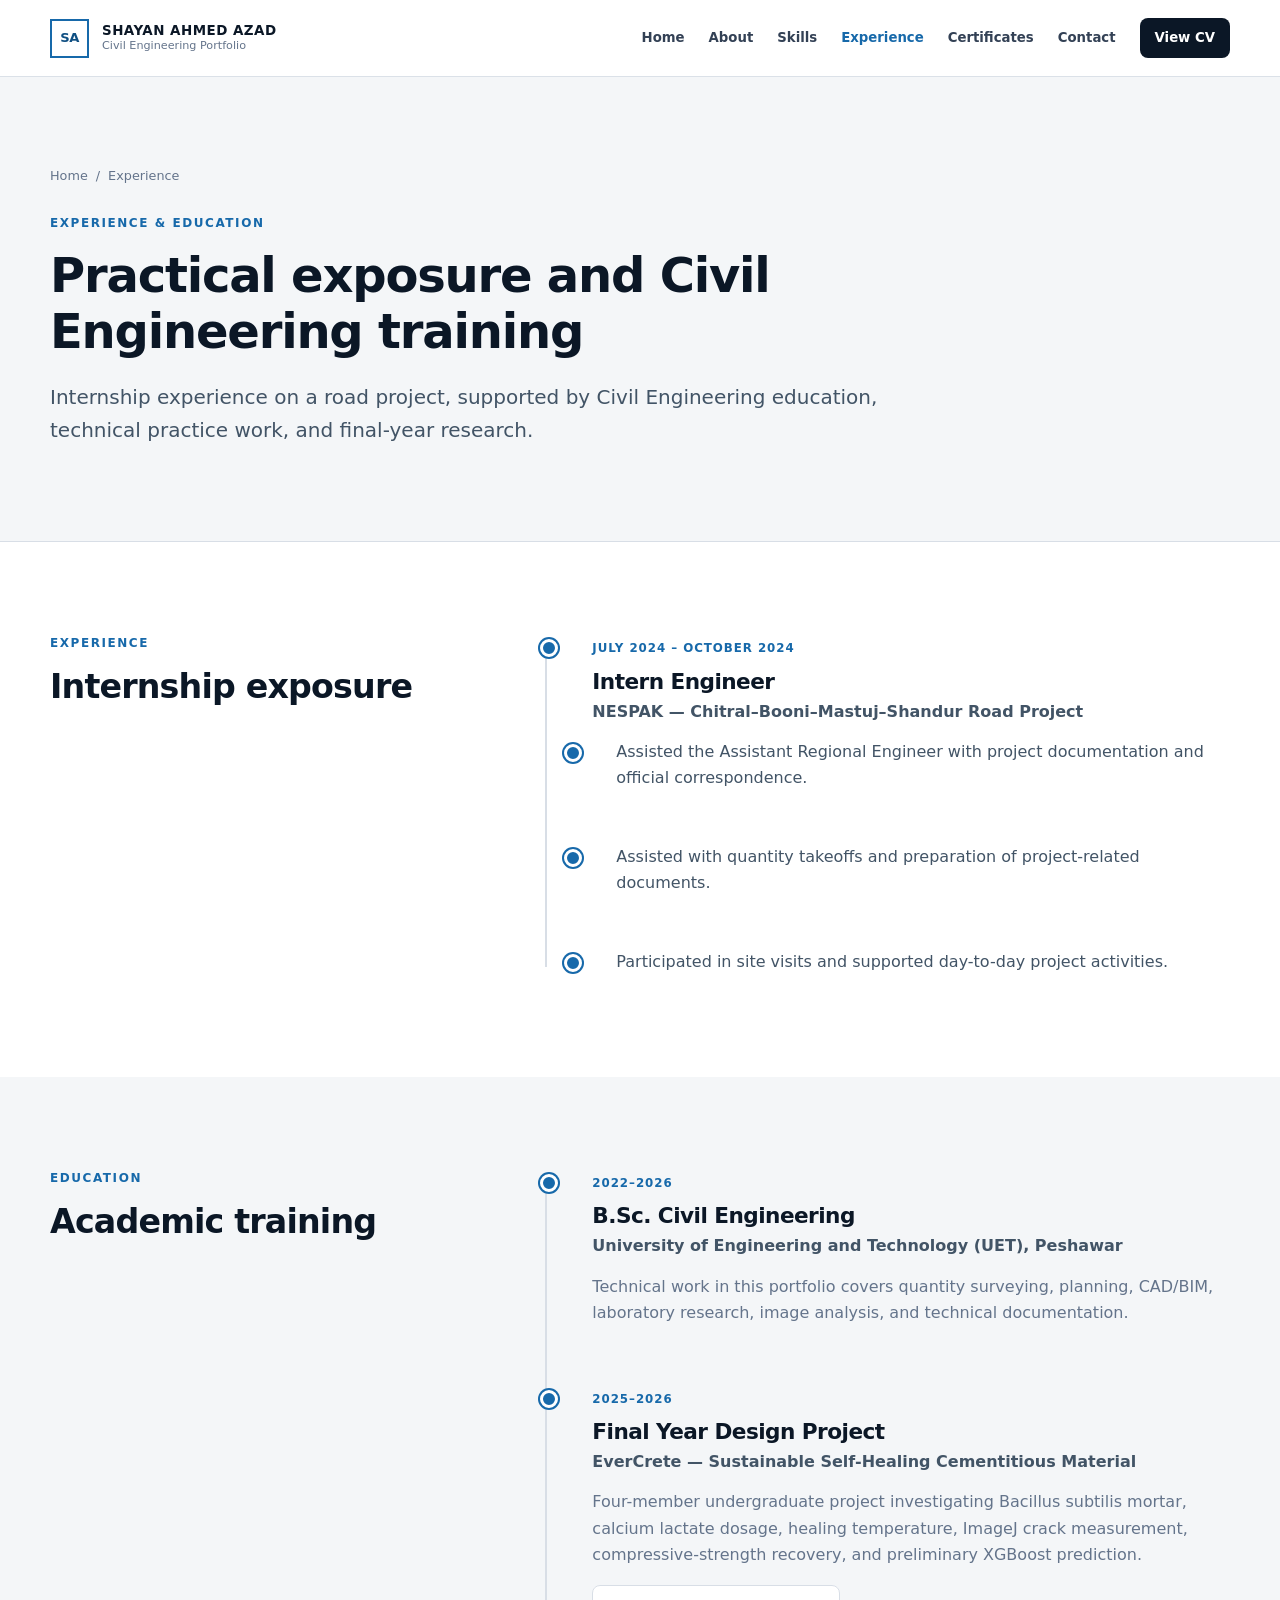
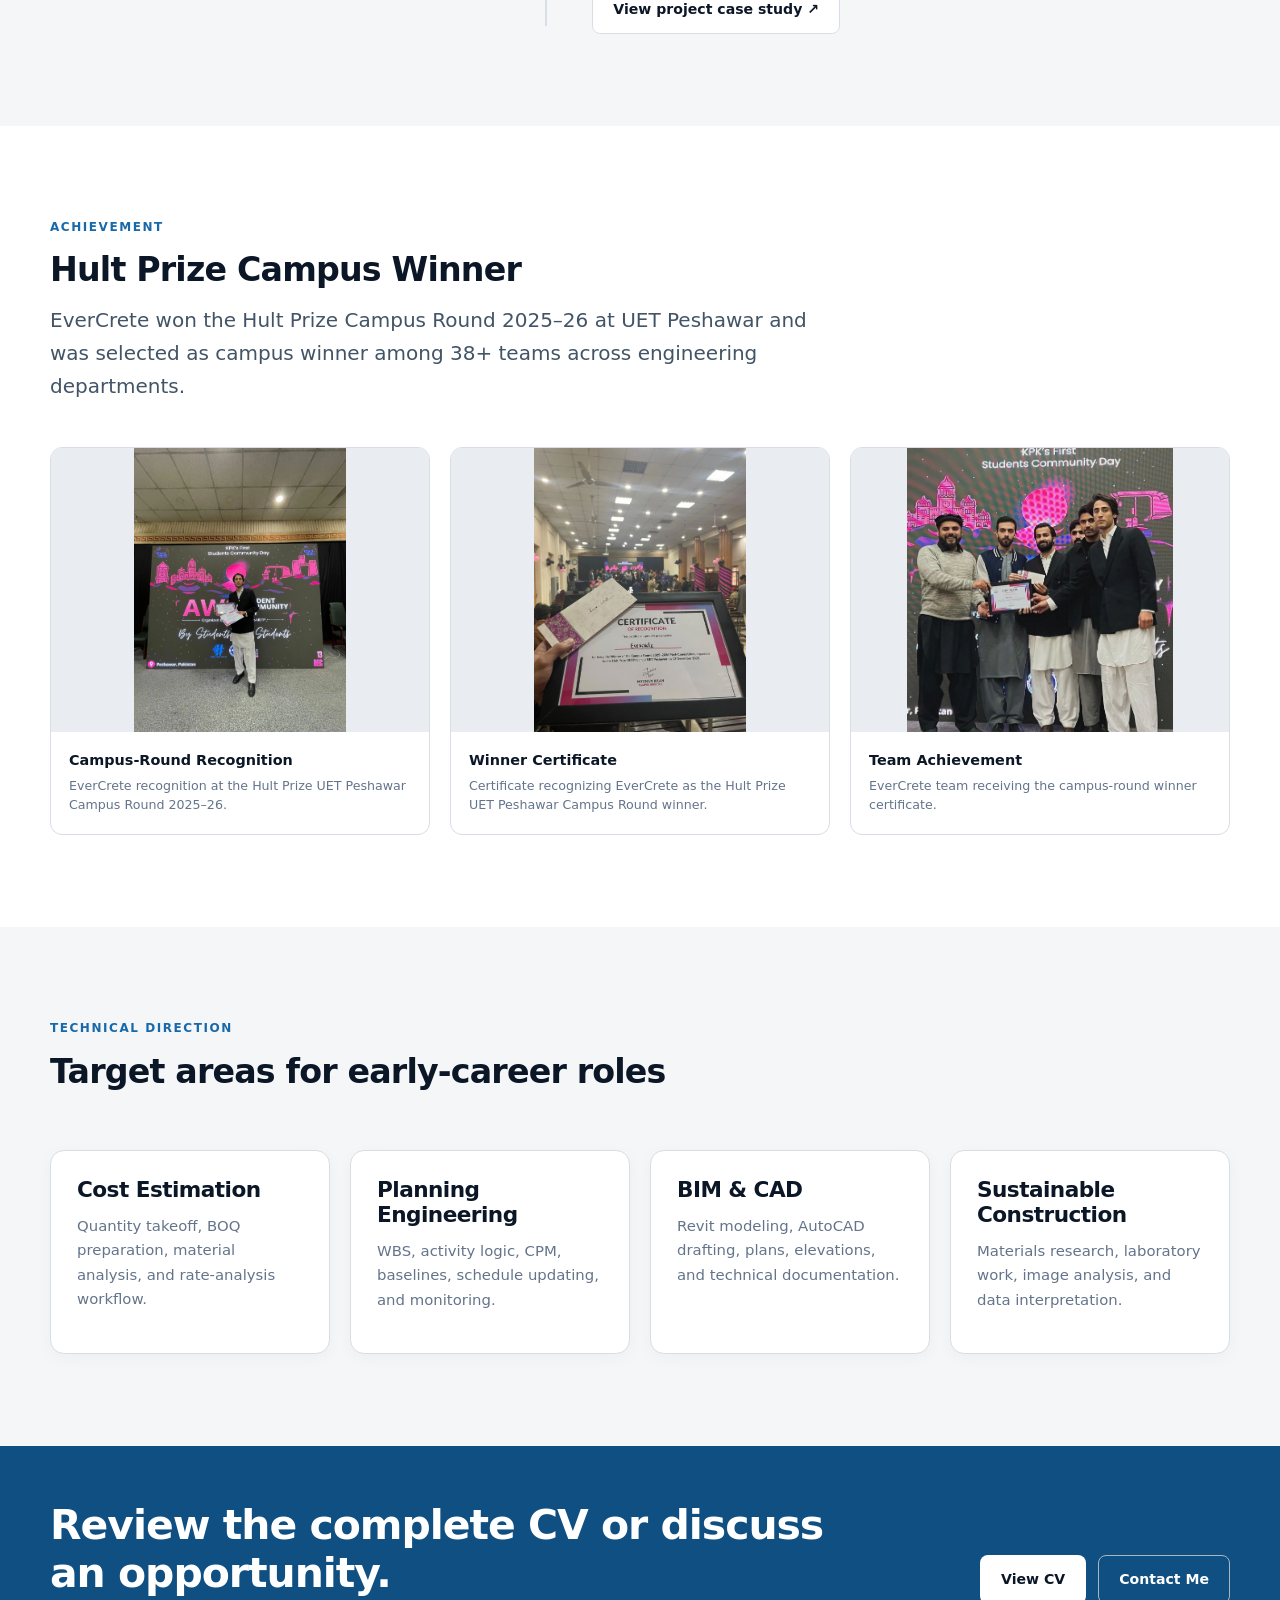
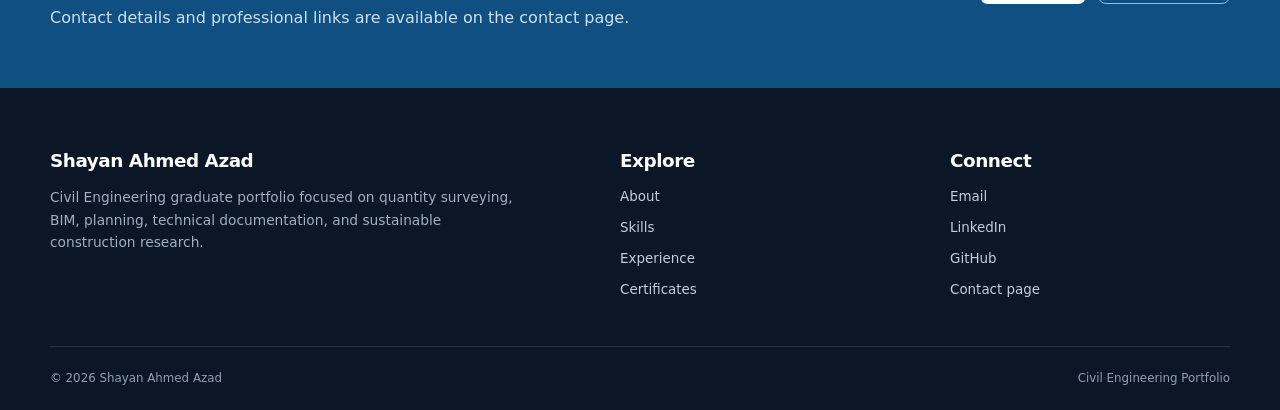
<file: experience.html>
<!doctype html>
<html lang="en">
<head>
  <meta charset="utf-8">
  <meta name="viewport" content="width=device-width, initial-scale=1">
  <meta name="description" content="Civil Engineering internship and education of Shayan Ahmed Azad, including NESPAK road-project exposure and B.Sc. Civil Engineering at UET Peshawar.">
  <title>Experience | Shayan Ahmed Azad</title>
  <link rel="icon" href="assets/favicon.svg" type="image/svg+xml">
  <link rel="stylesheet" href="assets/css/styles.css">
</head>
<body>
  <a class="skip-link" href="#main">Skip to content</a>
  <header class="site-header"><div class="container header-inner"><a class="brand" href="index.html"><span class="brand-mark">SA</span><span class="brand-copy"><strong>SHAYAN AHMED AZAD</strong><span>Civil Engineering Portfolio</span></span></a><button class="nav-toggle" type="button" data-nav-toggle aria-expanded="false" aria-controls="site-nav" aria-label="Open navigation"><span></span></button><nav class="site-nav" id="site-nav" data-nav aria-label="Primary navigation"><a href="index.html">Home</a><a href="about.html">About</a><a href="skills.html">Skills</a><a href="experience.html" aria-current="page">Experience</a><a href="certificates.html">Certificates</a><a href="contact.html">Contact</a><a class="nav-cta" href="assets/documents/Shayan-Ahmed-Azad-CV.pdf" target="_blank" rel="noreferrer">View CV</a></nav></div></header>
  <main id="main">
    <section class="page-hero"><div class="container"><nav class="breadcrumb" aria-label="Breadcrumb"><a href="index.html">Home</a><span>/</span><span>Experience</span></nav><p class="eyebrow">Experience & Education</p><h1>Practical exposure and Civil Engineering training</h1><p class="lead">Internship experience on a road project, supported by Civil Engineering education, technical practice work, and final-year research.</p></div></section>

    <section class="section"><div class="container split"><div class="sticky"><p class="eyebrow">Experience</p><h2>Internship exposure</h2></div><div><ol class="timeline"><li><time datetime="2024-07">July 2024 – October 2024</time><h3>Intern Engineer</h3><p class="org">NESPAK — Chitral–Booni–Mastuj–Shandur Road Project</p><ul class="list-check"><li>Assisted the Assistant Regional Engineer with project documentation and official correspondence.</li><li>Assisted with quantity takeoffs and preparation of project-related documents.</li><li>Participated in site visits and supported day-to-day project activities.</li></ul></li></ol></div></div></section>

    <section class="section section-wash"><div class="container split"><div class="sticky"><p class="eyebrow">Education</p><h2>Academic training</h2></div><div><ol class="timeline"><li><time>2022–2026</time><h3>B.Sc. Civil Engineering</h3><p class="org">University of Engineering and Technology (UET), Peshawar</p><p class="muted">Technical work in this portfolio covers quantity surveying, planning, CAD/BIM, laboratory research, image analysis, and technical documentation.</p></li><li><time>2025–2026</time><h3>Final Year Design Project</h3><p class="org">EverCrete — Sustainable Self-Healing Cementitious Material</p><p class="muted">Four-member undergraduate project investigating Bacillus subtilis mortar, calcium lactate dosage, healing temperature, ImageJ crack measurement, compressive-strength recovery, and preliminary XGBoost prediction.</p><a class="button button-outline-dark" href="projects/fydp-evercrete.html" target="_blank" rel="noreferrer">View project case study ↗</a></li></ol></div></div></section>

    <section class="section"><div class="container"><div class="section-heading"><div><p class="eyebrow">Achievement</p><h2>Hult Prize Campus Winner</h2><p class="lead">EverCrete won the Hult Prize Campus Round 2025–26 at UET Peshawar and was selected as campus winner among 38+ teams across engineering departments.</p></div></div><div class="gallery three">
      <article class="gallery-item"><button class="gallery-button" type="button" data-lightbox data-lightbox-src="assets/images/experience/hult-prize-stage.jpg" data-lightbox-alt="Shayan Ahmed Azad holding the EverCrete recognition certificate at the event" data-lightbox-caption="EverCrete recognition at the Hult Prize UET Peshawar Campus Round 2025–26."><div class="gallery-media portrait"><img src="assets/images/experience/hult-prize-stage.jpg" alt="Shayan Ahmed Azad holding the EverCrete recognition certificate at the event" loading="lazy"></div></button><div class="gallery-caption"><strong>Campus-Round Recognition</strong><span>EverCrete recognition at the Hult Prize UET Peshawar Campus Round 2025–26.</span></div></article>
      <article class="gallery-item"><button class="gallery-button" type="button" data-lightbox data-lightbox-src="assets/images/experience/hult-prize-certificate.jpg" data-lightbox-alt="EverCrete certificate of recognition displayed at the event" data-lightbox-caption="Certificate recognizing EverCrete as the Hult Prize UET Peshawar Campus Round winner."><div class="gallery-media portrait"><img src="assets/images/experience/hult-prize-certificate.jpg" alt="EverCrete certificate of recognition displayed at the event" loading="lazy"></div></button><div class="gallery-caption"><strong>Winner Certificate</strong><span>Certificate recognizing EverCrete as the Hult Prize UET Peshawar Campus Round winner.</span></div></article>
      <article class="gallery-item"><button class="gallery-button" type="button" data-lightbox data-lightbox-src="assets/images/experience/hult-prize-team.jpg" data-lightbox-alt="EverCrete team receiving the Hult Prize campus-round winner certificate" data-lightbox-caption="EverCrete team receiving the campus-round winner certificate."><div class="gallery-media portrait"><img src="assets/images/experience/hult-prize-team.jpg" alt="EverCrete team receiving the Hult Prize campus-round winner certificate" loading="lazy"></div></button><div class="gallery-caption"><strong>Team Achievement</strong><span>EverCrete team receiving the campus-round winner certificate.</span></div></article>
    </div></div></section>

    <section class="section section-wash"><div class="container"><div class="section-heading"><div><p class="eyebrow">Technical Direction</p><h2>Target areas for early-career roles</h2></div></div><div class="card-grid four"><article class="card"><div class="card-body"><h3>Cost Estimation</h3><p>Quantity takeoff, BOQ preparation, material analysis, and rate-analysis workflow.</p></div></article><article class="card"><div class="card-body"><h3>Planning Engineering</h3><p>WBS, activity logic, CPM, baselines, schedule updating, and monitoring.</p></div></article><article class="card"><div class="card-body"><h3>BIM & CAD</h3><p>Revit modeling, AutoCAD drafting, plans, elevations, and technical documentation.</p></div></article><article class="card"><div class="card-body"><h3>Sustainable Construction</h3><p>Materials research, laboratory work, image analysis, and data interpretation.</p></div></article></div></div></section>
    <section class="cta-band"><div class="container cta-inner"><div><h2>Review the complete CV or discuss an opportunity.</h2><p>Contact details and professional links are available on the contact page.</p></div><div class="toolbar"><a class="button button-light" href="assets/documents/Shayan-Ahmed-Azad-CV.pdf" target="_blank" rel="noreferrer">View CV</a><a class="button button-outline" href="contact.html">Contact Me</a></div></div></section>
  </main>
  <footer class="site-footer"><div class="container footer-grid"><div><h2>Shayan Ahmed Azad</h2><p>Civil Engineering graduate portfolio focused on quantity surveying, BIM, planning, technical documentation, and sustainable construction research.</p></div><div><h2>Explore</h2><div class="footer-links"><a href="about.html">About</a><a href="skills.html">Skills</a><a href="experience.html">Experience</a><a href="certificates.html">Certificates</a></div></div><div><h2>Connect</h2><div class="footer-links"><a href="mailto:azadshayan23@gmail.com">Email</a><a href="https://linkedin.com/in/shayanahmedazad" target="_blank" rel="noreferrer">LinkedIn</a><a href="https://github.com/azadshayan23-web" target="_blank" rel="noreferrer">GitHub</a><a href="contact.html">Contact page</a></div></div></div><div class="container footer-bottom"><span>© <span data-year>2026</span> Shayan Ahmed Azad</span><span>Civil Engineering Portfolio</span></div></footer>
  <script src="assets/js/site.js"></script>
  <!-- Experience gallery published with the approved Hult Prize photographs. -->
</body>
</html>
</file>
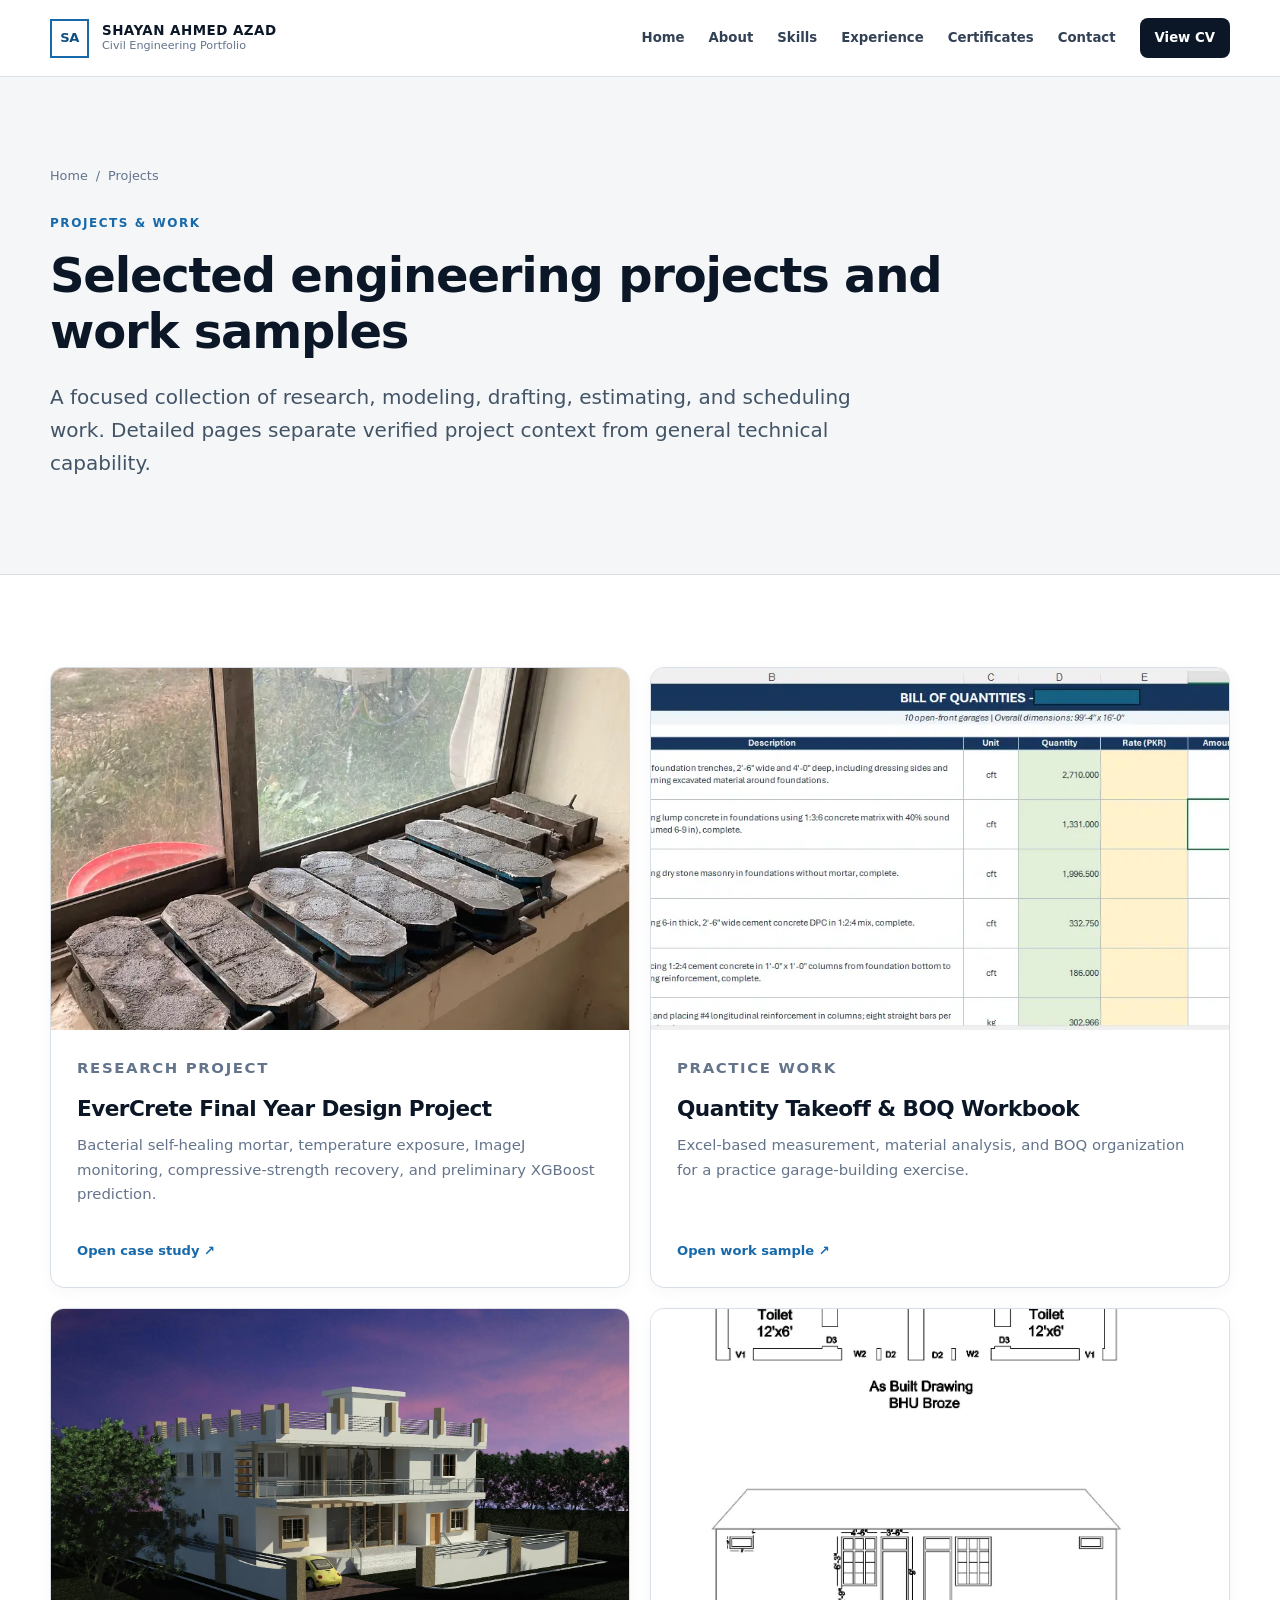
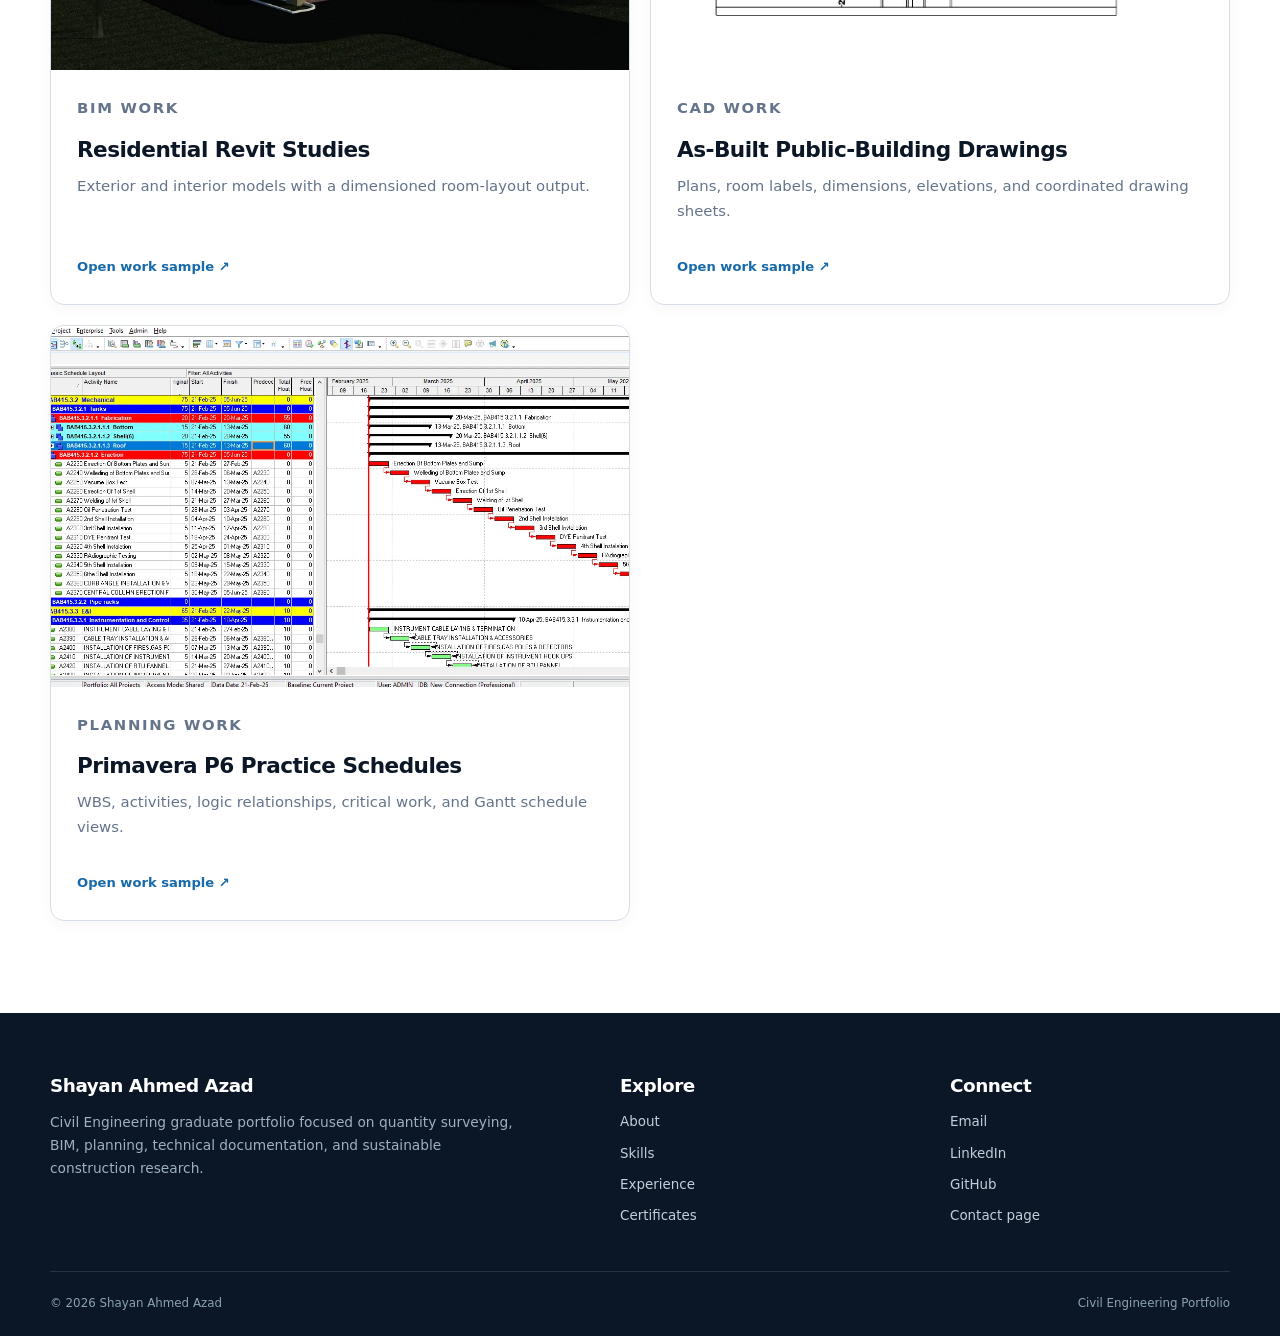
<file: projects.html>
<!doctype html>
<html lang="en">
<head>
  <meta charset="utf-8"><meta name="viewport" content="width=device-width, initial-scale=1">
  <meta name="description" content="Selected Civil Engineering projects and work samples by Shayan Ahmed Azad.">
  <title>Projects | Shayan Ahmed Azad</title>
  <link rel="icon" href="assets/favicon.svg" type="image/svg+xml"><link rel="stylesheet" href="assets/css/styles.css">
</head>
<body>
  <a class="skip-link" href="#main">Skip to content</a>
  <header class="site-header"><div class="container header-inner"><a class="brand" href="index.html"><span class="brand-mark">SA</span><span class="brand-copy"><strong>SHAYAN AHMED AZAD</strong><span>Civil Engineering Portfolio</span></span></a><button class="nav-toggle" type="button" data-nav-toggle aria-expanded="false" aria-controls="site-nav" aria-label="Open navigation"><span></span></button><nav class="site-nav" id="site-nav" data-nav aria-label="Primary navigation"><a href="index.html">Home</a><a href="about.html">About</a><a href="skills.html">Skills</a><a href="experience.html">Experience</a><a href="certificates.html">Certificates</a><a href="contact.html">Contact</a><a class="nav-cta" href="assets/documents/Shayan-Ahmed-Azad-CV.pdf" target="_blank" rel="noreferrer">View CV</a></nav></div></header>
  <main id="main">
    <section class="page-hero"><div class="container"><nav class="breadcrumb" aria-label="Breadcrumb"><a href="index.html">Home</a><span>/</span><span>Projects</span></nav><p class="eyebrow">Projects & Work</p><h1>Selected engineering projects and work samples</h1><p class="lead">A focused collection of research, modeling, drafting, estimating, and scheduling work. Detailed pages separate verified project context from general technical capability.</p></div></section>
    <section class="section"><div class="container"><div class="card-grid two"><a class="card image-card" href="projects/fydp-evercrete.html" target="_blank" rel="noreferrer"><div class="card-image"><img src="assets/images/fydp/mortar-specimens.webp" alt="EverCrete mortar specimens"></div><div class="card-body"><p class="card-kicker">Research Project</p><h3>EverCrete Final Year Design Project</h3><p>Bacterial self-healing mortar, temperature exposure, ImageJ monitoring, compressive-strength recovery, and preliminary XGBoost prediction.</p><span class="card-link">Open case study ↗</span></div></a><a class="card image-card" href="skills/quantity-surveying.html" target="_blank" rel="noreferrer"><div class="card-image"><img src="assets/images/quantity-surveying/boq-worksheet.webp" alt="BOQ worksheet"></div><div class="card-body"><p class="card-kicker">Practice Work</p><h3>Quantity Takeoff & BOQ Workbook</h3><p>Excel-based measurement, material analysis, and BOQ organization for a practice garage-building exercise.</p><span class="card-link">Open work sample ↗</span></div></a><a class="card image-card" href="skills/revit-bim.html" target="_blank" rel="noreferrer"><div class="card-image"><img src="assets/images/revit/residential-exterior-2.webp" alt="Revit residential model"></div><div class="card-body"><p class="card-kicker">BIM Work</p><h3>Residential Revit Studies</h3><p>Exterior and interior models with a dimensioned room-layout output.</p><span class="card-link">Open work sample ↗</span></div></a><a class="card image-card" href="skills/autocad.html" target="_blank" rel="noreferrer"><div class="card-image"><img src="assets/images/autocad/as-built-drawing-1.jpg" alt="As-built AutoCAD drawing"></div><div class="card-body"><p class="card-kicker">CAD Work</p><h3>As-Built Public-Building Drawings</h3><p>Plans, room labels, dimensions, elevations, and coordinated drawing sheets.</p><span class="card-link">Open work sample ↗</span></div></a><a class="card image-card" href="skills/primavera-p6.html" target="_blank" rel="noreferrer"><div class="card-image"><img src="assets/images/primavera/activity-logic.webp" alt="Primavera P6 schedule"></div><div class="card-body"><p class="card-kicker">Planning Work</p><h3>Primavera P6 Practice Schedules</h3><p>WBS, activities, logic relationships, critical work, and Gantt schedule views.</p><span class="card-link">Open work sample ↗</span></div></a></div></div></section>
  </main>
  <footer class="site-footer"><div class="container footer-grid"><div><h2>Shayan Ahmed Azad</h2><p>Civil Engineering graduate portfolio focused on quantity surveying, BIM, planning, technical documentation, and sustainable construction research.</p></div><div><h2>Explore</h2><div class="footer-links"><a href="about.html">About</a><a href="skills.html">Skills</a><a href="experience.html">Experience</a><a href="certificates.html">Certificates</a></div></div><div><h2>Connect</h2><div class="footer-links"><a href="mailto:azadshayan23@gmail.com">Email</a><a href="https://linkedin.com/in/shayanahmedazad" target="_blank" rel="noreferrer">LinkedIn</a><a href="https://github.com/azadshayan23-web" target="_blank" rel="noreferrer">GitHub</a><a href="contact.html">Contact page</a></div></div></div><div class="container footer-bottom"><span>© <span data-year>2026</span> Shayan Ahmed Azad</span><span>Civil Engineering Portfolio</span></div></footer>
  <script src="assets/js/site.js"></script>
</body>
</html>
</file>
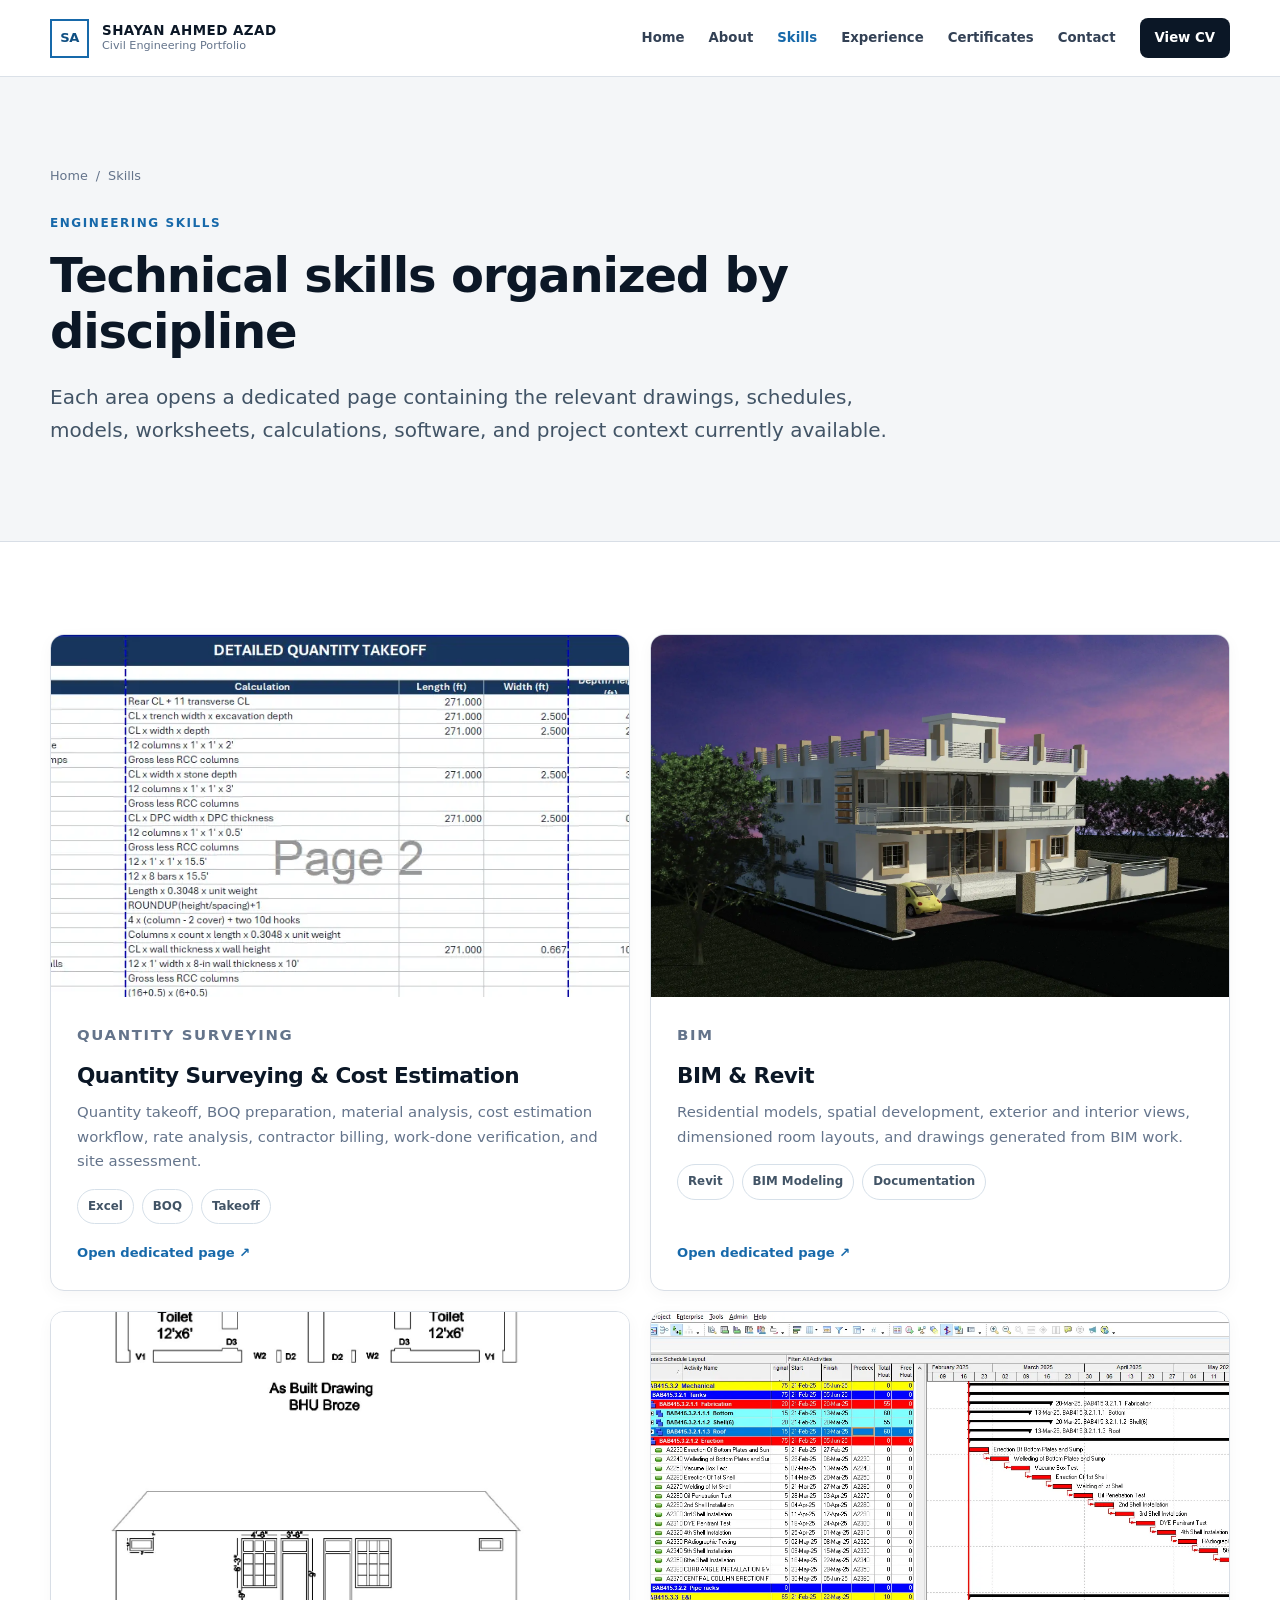
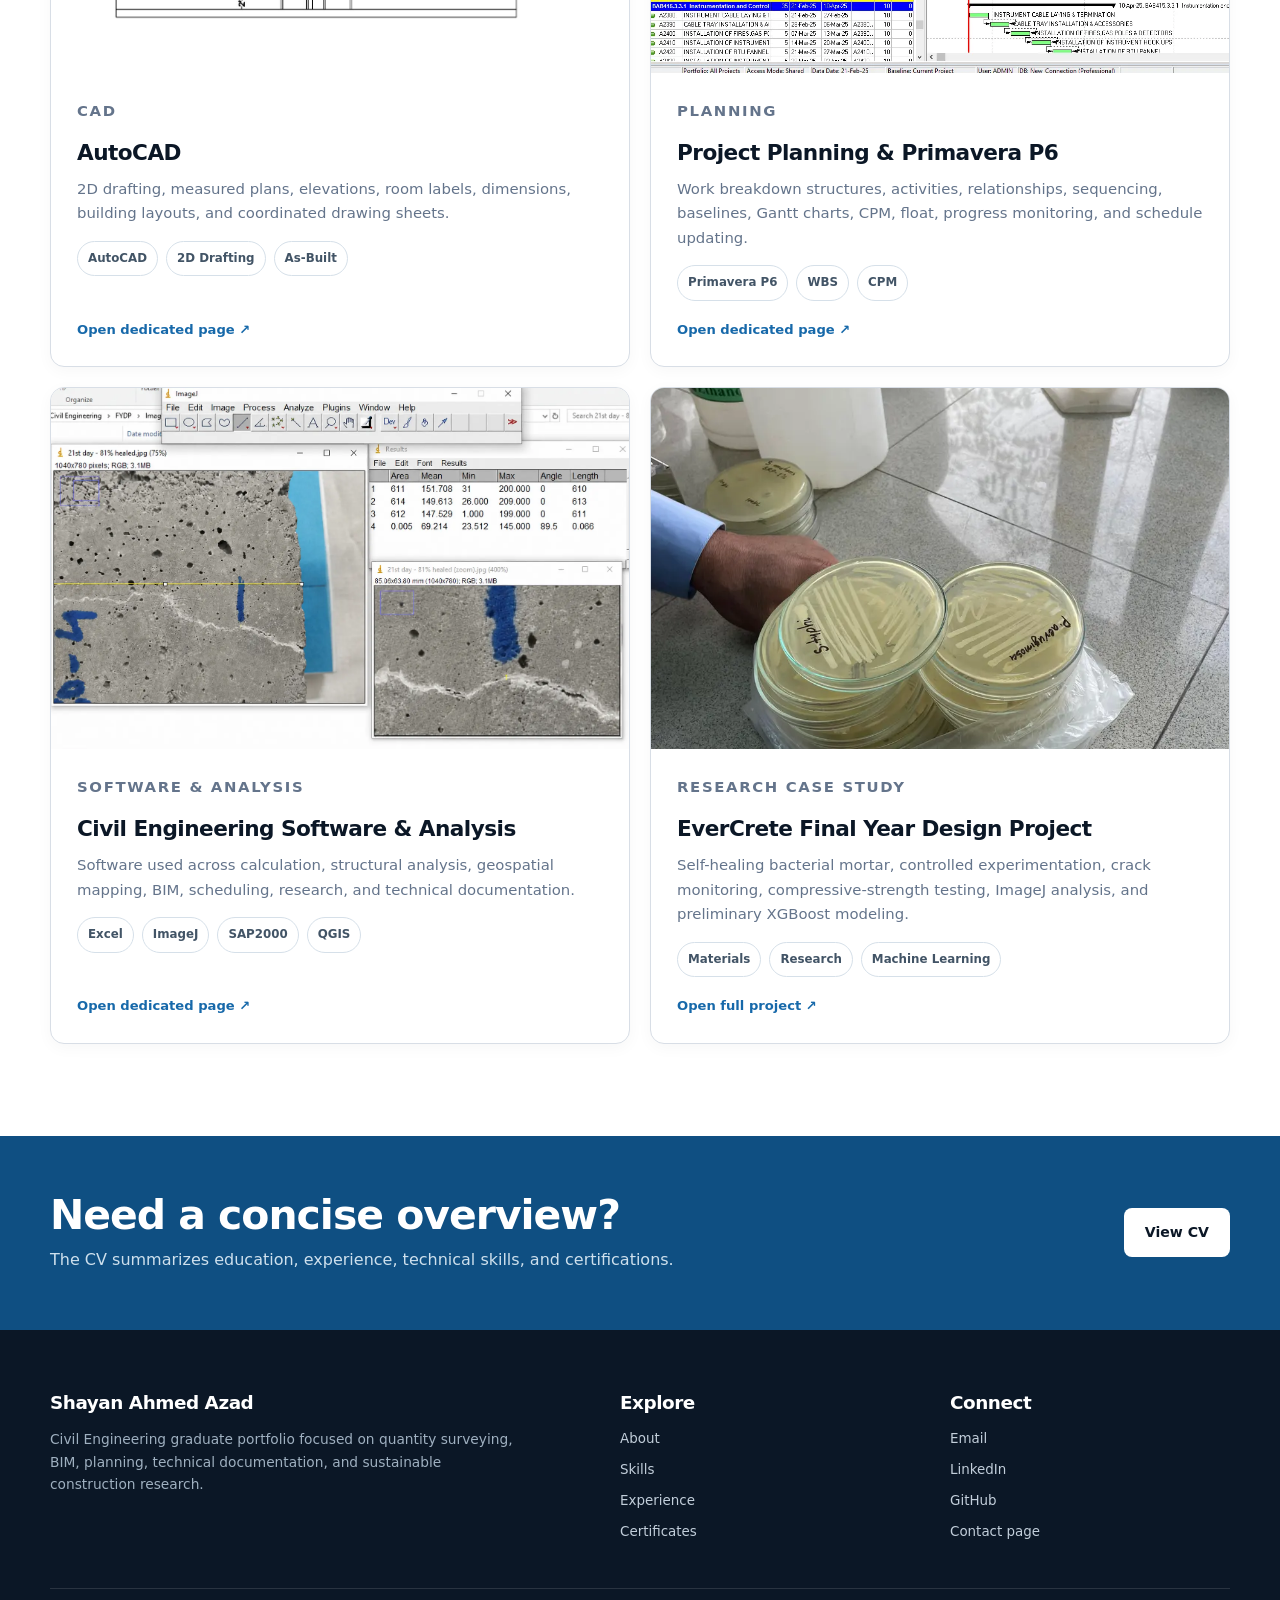
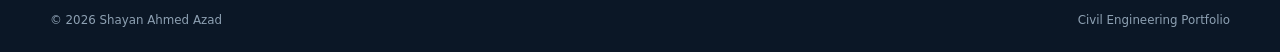
<file: skills.html>
<!doctype html>
<html lang="en">
<head>
  <meta charset="utf-8">
  <meta name="viewport" content="width=device-width, initial-scale=1">
  <meta name="description" content="Civil Engineering skills and work samples by Shayan Ahmed Azad: quantity surveying, Revit BIM, AutoCAD, Primavera P6, and engineering analysis.">
  <title>Skills | Shayan Ahmed Azad</title>
  <link rel="icon" href="assets/favicon.svg" type="image/svg+xml">
  <link rel="stylesheet" href="assets/css/styles.css">
</head>
<body>
  <a class="skip-link" href="#main">Skip to content</a>
  <header class="site-header"><div class="container header-inner"><a class="brand" href="index.html"><span class="brand-mark">SA</span><span class="brand-copy"><strong>SHAYAN AHMED AZAD</strong><span>Civil Engineering Portfolio</span></span></a><button class="nav-toggle" type="button" data-nav-toggle aria-expanded="false" aria-controls="site-nav" aria-label="Open navigation"><span></span></button><nav class="site-nav" id="site-nav" data-nav aria-label="Primary navigation"><a href="index.html">Home</a><a href="about.html">About</a><a href="skills.html" aria-current="page">Skills</a><a href="experience.html">Experience</a><a href="certificates.html">Certificates</a><a href="contact.html">Contact</a><a class="nav-cta" href="assets/documents/Shayan-Ahmed-Azad-CV.pdf" target="_blank" rel="noreferrer">View CV</a></nav></div></header>
  <main id="main">
    <section class="page-hero"><div class="container"><nav class="breadcrumb" aria-label="Breadcrumb"><a href="index.html">Home</a><span>/</span><span>Skills</span></nav><p class="eyebrow">Engineering Skills</p><h1>Technical skills organized by discipline</h1><p class="lead">Each area opens a dedicated page containing the relevant drawings, schedules, models, worksheets, calculations, software, and project context currently available.</p></div></section>

    <section class="section">
      <div class="container">
        <div class="card-grid two">
          <a class="card image-card" href="skills/quantity-surveying.html" target="_blank" rel="noreferrer"><div class="card-image"><img src="assets/images/quantity-surveying/quantity-takeoff.webp" alt="Excel quantity takeoff worksheet" loading="lazy"></div><div class="card-body"><p class="card-kicker">Quantity Surveying</p><h3>Quantity Surveying & Cost Estimation</h3><p>Quantity takeoff, BOQ preparation, material analysis, cost estimation workflow, rate analysis, contractor billing, work-done verification, and site assessment.</p><div class="tag-row"><span class="tag">Excel</span><span class="tag">BOQ</span><span class="tag">Takeoff</span></div><span class="card-link">Open dedicated page ↗</span></div></a>
          <a class="card image-card" href="skills/revit-bim.html" target="_blank" rel="noreferrer"><div class="card-image"><img src="assets/images/revit/residential-exterior-2.webp" alt="Residential building model created in Revit" loading="lazy"></div><div class="card-body"><p class="card-kicker">BIM</p><h3>BIM & Revit</h3><p>Residential models, spatial development, exterior and interior views, dimensioned room layouts, and drawings generated from BIM work.</p><div class="tag-row"><span class="tag">Revit</span><span class="tag">BIM Modeling</span><span class="tag">Documentation</span></div><span class="card-link">Open dedicated page ↗</span></div></a>
          <a class="card image-card" href="skills/autocad.html" target="_blank" rel="noreferrer"><div class="card-image"><img src="assets/images/autocad/as-built-drawing-1.jpg" alt="As-built plan and elevation drawing" loading="lazy"></div><div class="card-body"><p class="card-kicker">CAD</p><h3>AutoCAD</h3><p>2D drafting, measured plans, elevations, room labels, dimensions, building layouts, and coordinated drawing sheets.</p><div class="tag-row"><span class="tag">AutoCAD</span><span class="tag">2D Drafting</span><span class="tag">As-Built</span></div><span class="card-link">Open dedicated page ↗</span></div></a>
          <a class="card image-card" href="skills/primavera-p6.html" target="_blank" rel="noreferrer"><div class="card-image"><img src="assets/images/primavera/activity-logic.webp" alt="Primavera P6 schedule with activities and Gantt chart" loading="lazy"></div><div class="card-body"><p class="card-kicker">Planning</p><h3>Project Planning & Primavera P6</h3><p>Work breakdown structures, activities, relationships, sequencing, baselines, Gantt charts, CPM, float, progress monitoring, and schedule updating.</p><div class="tag-row"><span class="tag">Primavera P6</span><span class="tag">WBS</span><span class="tag">CPM</span></div><span class="card-link">Open dedicated page ↗</span></div></a>
          <a class="card image-card" href="skills/civil-engineering-software.html" target="_blank" rel="noreferrer"><div class="card-image"><img src="assets/images/fydp/imagej-analysis.webp" alt="ImageJ crack-width measurement in the final year project" loading="lazy"></div><div class="card-body"><p class="card-kicker">Software & Analysis</p><h3>Civil Engineering Software & Analysis</h3><p>Software used across calculation, structural analysis, geospatial mapping, BIM, scheduling, research, and technical documentation.</p><div class="tag-row"><span class="tag">Excel</span><span class="tag">ImageJ</span><span class="tag">SAP2000</span><span class="tag">QGIS</span></div><span class="card-link">Open dedicated page ↗</span></div></a>
          <a class="card image-card" href="projects/fydp-evercrete.html" target="_blank" rel="noreferrer"><div class="card-image"><img src="assets/images/fydp/bacterial-culture.webp" alt="Bacillus subtilis culture preparation for the EverCrete project" loading="lazy"></div><div class="card-body"><p class="card-kicker">Research Case Study</p><h3>EverCrete Final Year Design Project</h3><p>Self-healing bacterial mortar, controlled experimentation, crack monitoring, compressive-strength testing, ImageJ analysis, and preliminary XGBoost modeling.</p><div class="tag-row"><span class="tag">Materials</span><span class="tag">Research</span><span class="tag">Machine Learning</span></div><span class="card-link">Open full project ↗</span></div></a>
        </div>
      </div>
    </section>


    <section class="cta-band"><div class="container cta-inner"><div><h2>Need a concise overview?</h2><p>The CV summarizes education, experience, technical skills, and certifications.</p></div><a class="button button-light" href="assets/documents/Shayan-Ahmed-Azad-CV.pdf" target="_blank" rel="noreferrer">View CV</a></div></section>
  </main>
  <footer class="site-footer"><div class="container footer-grid"><div><h2>Shayan Ahmed Azad</h2><p>Civil Engineering graduate portfolio focused on quantity surveying, BIM, planning, technical documentation, and sustainable construction research.</p></div><div><h2>Explore</h2><div class="footer-links"><a href="about.html">About</a><a href="skills.html">Skills</a><a href="experience.html">Experience</a><a href="certificates.html">Certificates</a></div></div><div><h2>Connect</h2><div class="footer-links"><a href="mailto:azadshayan23@gmail.com">Email</a><a href="https://linkedin.com/in/shayanahmedazad" target="_blank" rel="noreferrer">LinkedIn</a><a href="https://github.com/azadshayan23-web" target="_blank" rel="noreferrer">GitHub</a><a href="contact.html">Contact page</a></div></div></div><div class="container footer-bottom"><span>© <span data-year>2026</span> Shayan Ahmed Azad</span><span>Civil Engineering Portfolio</span></div></footer>
  <script src="assets/js/site.js"></script>
</body>
</html>
</file>
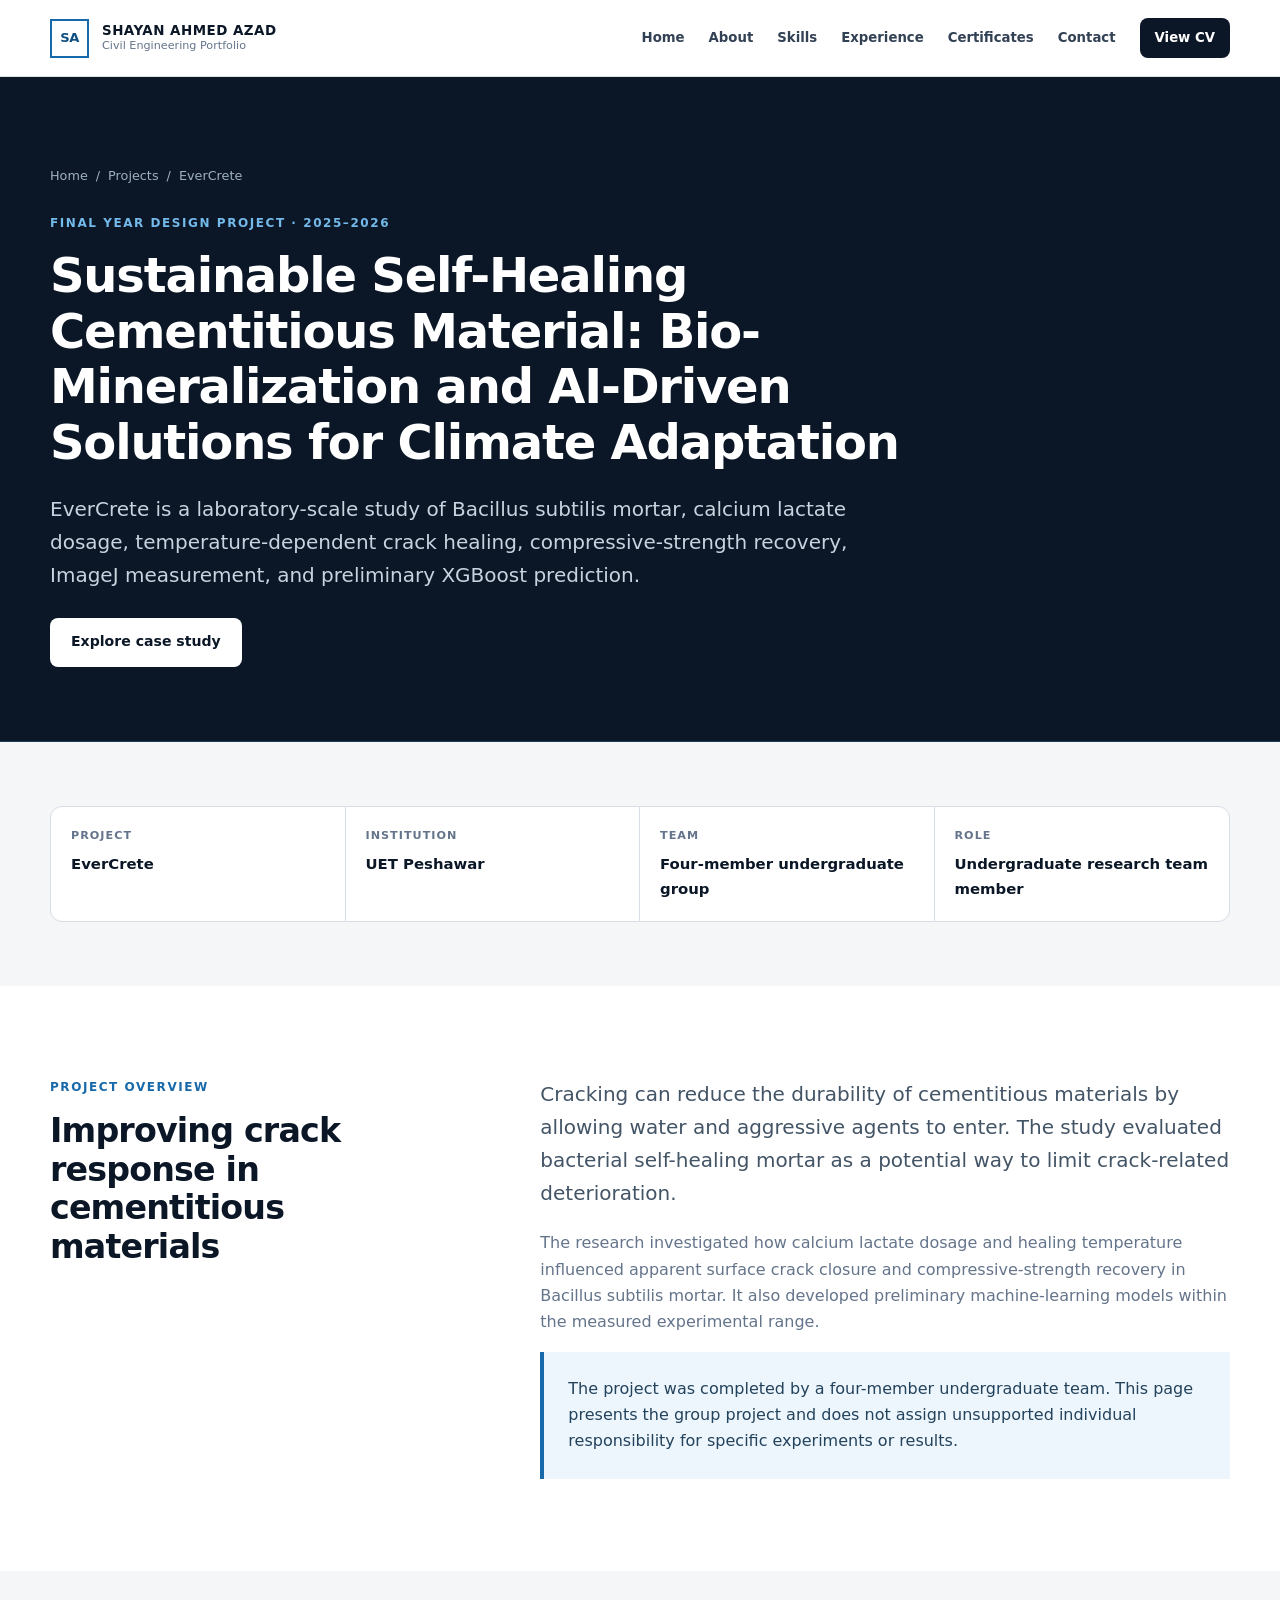
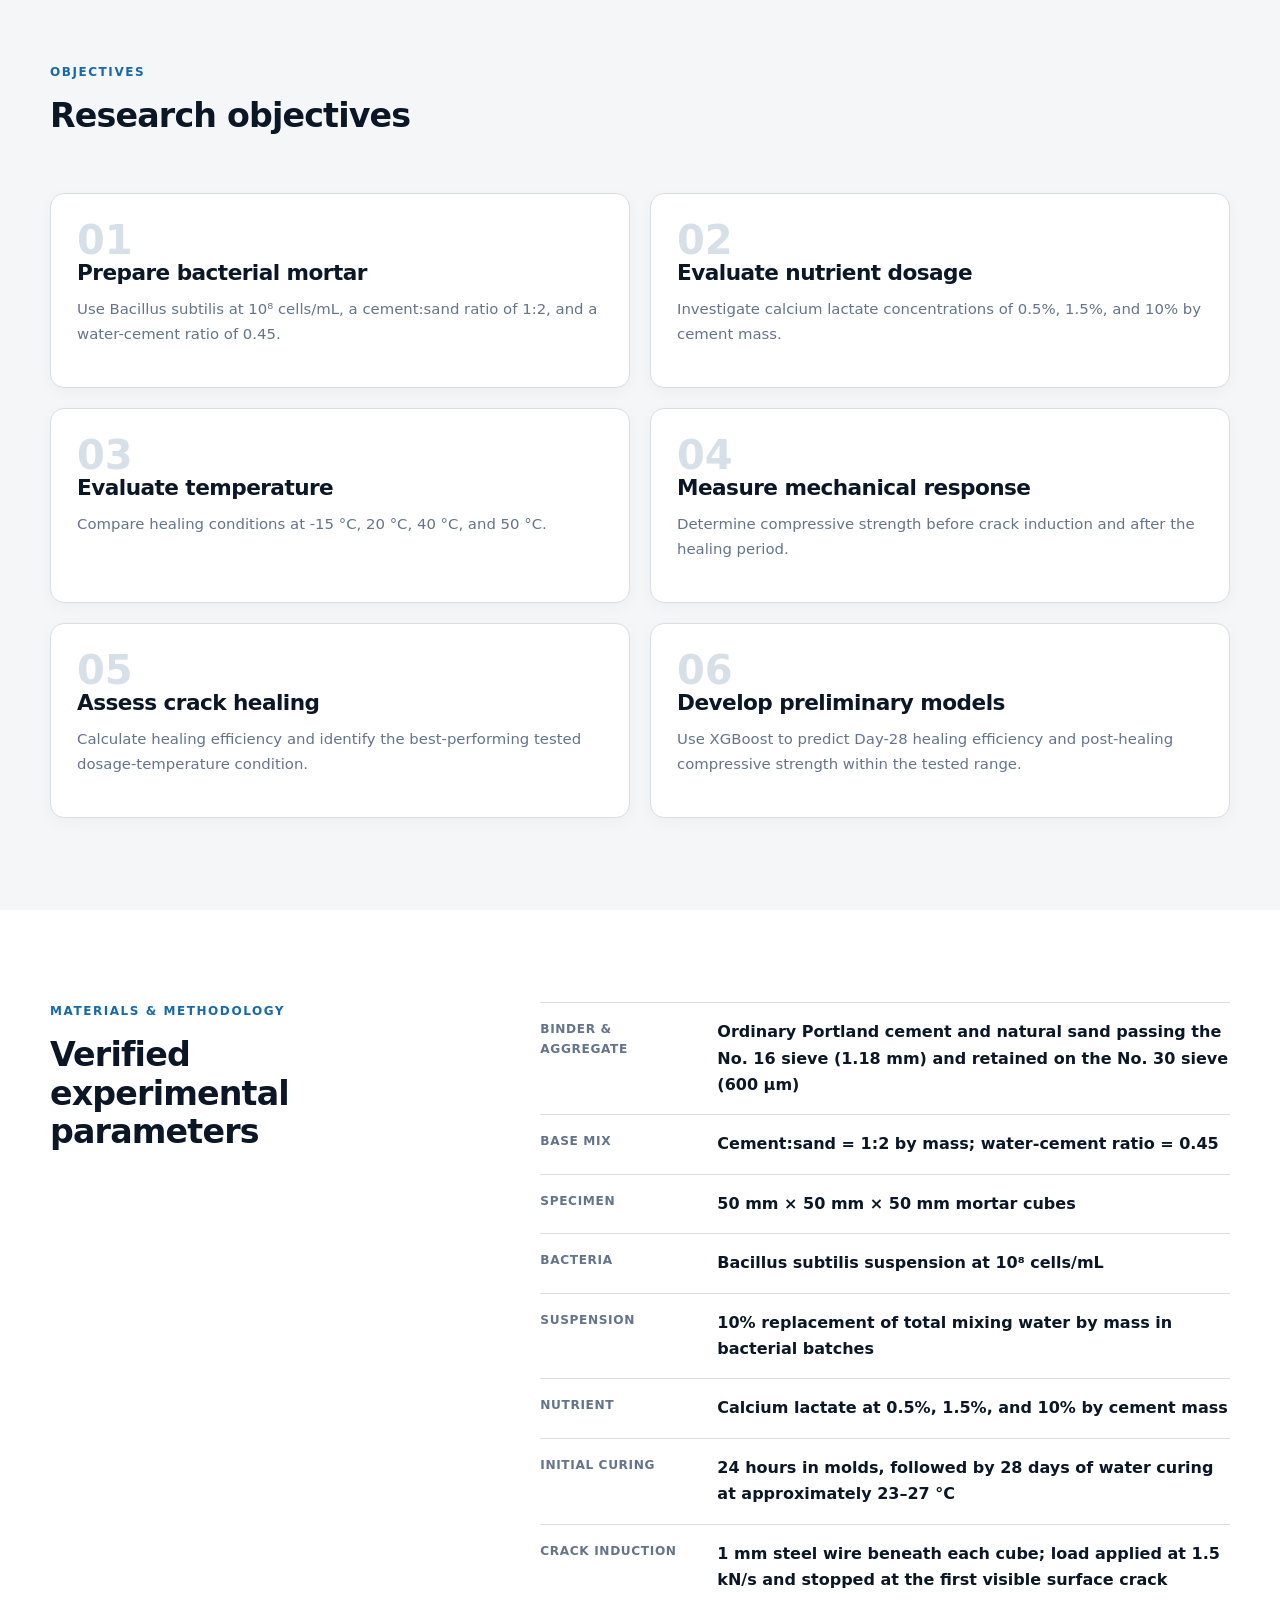
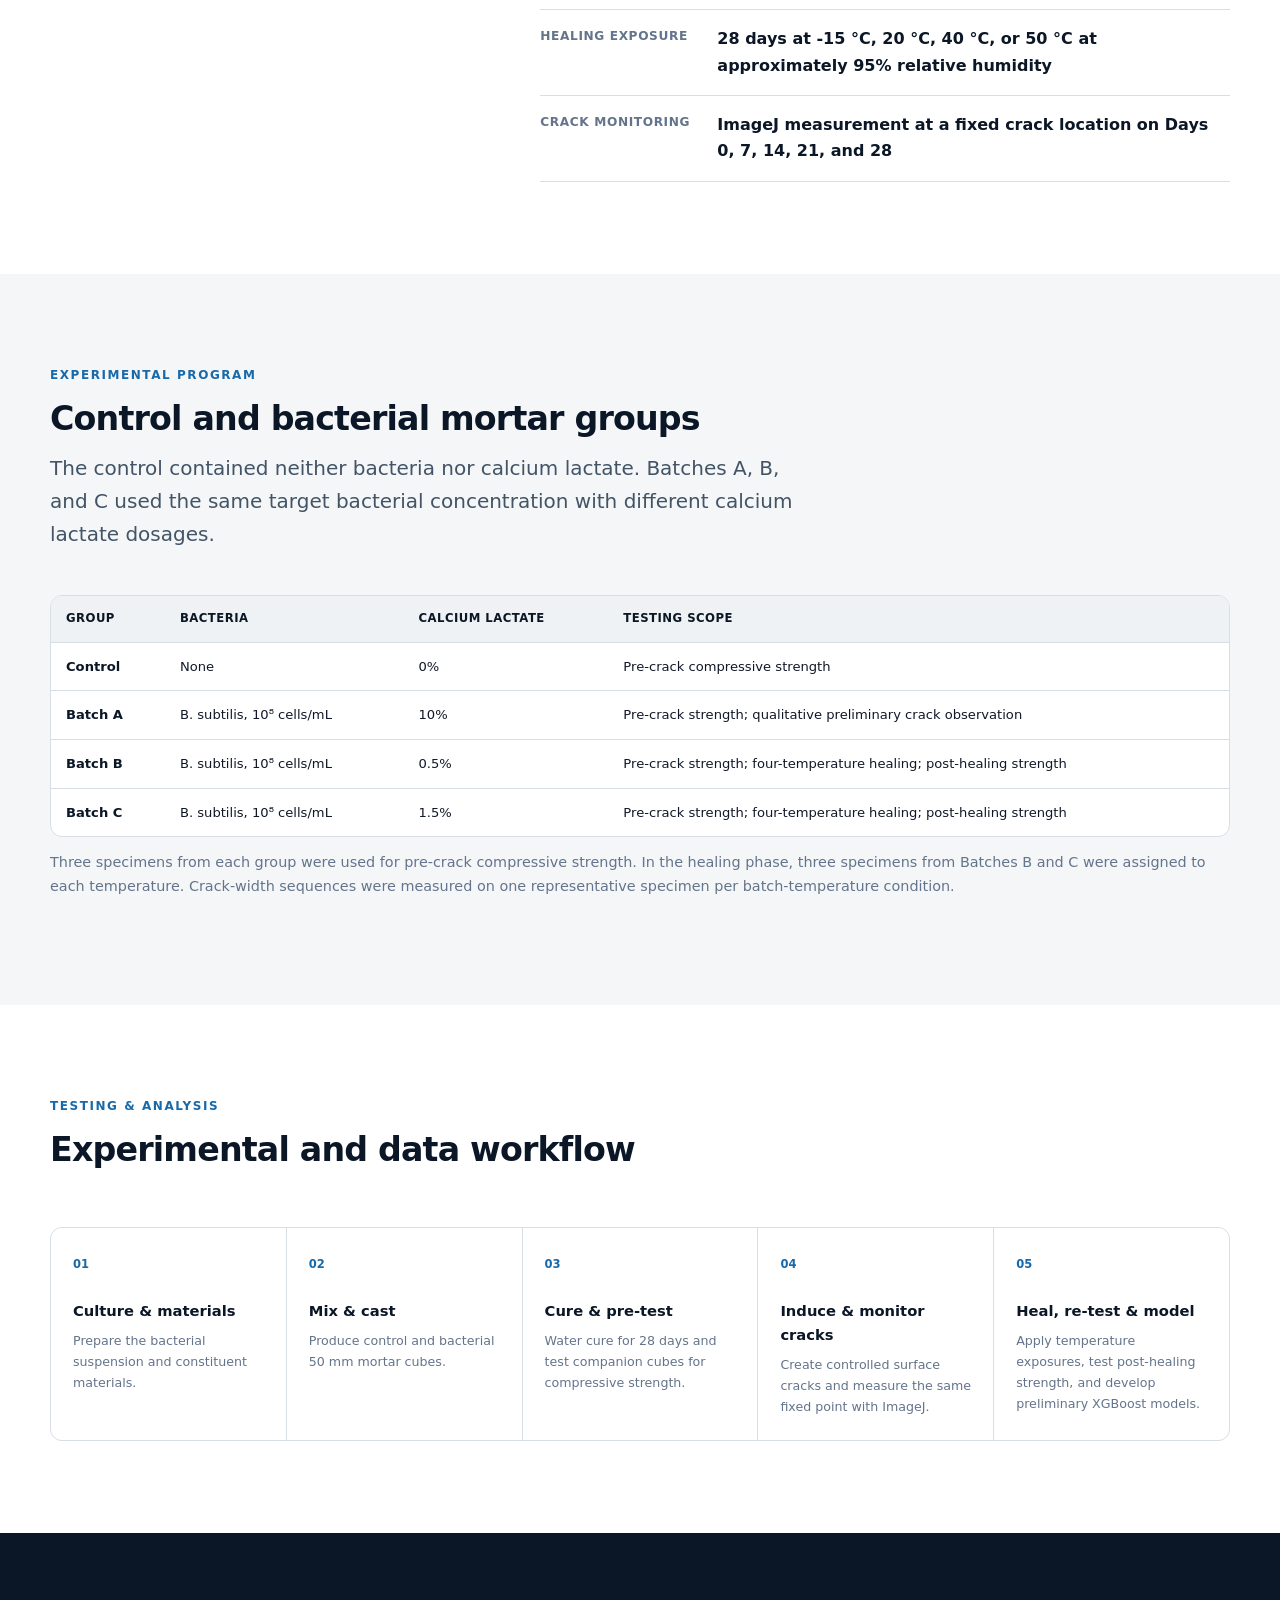
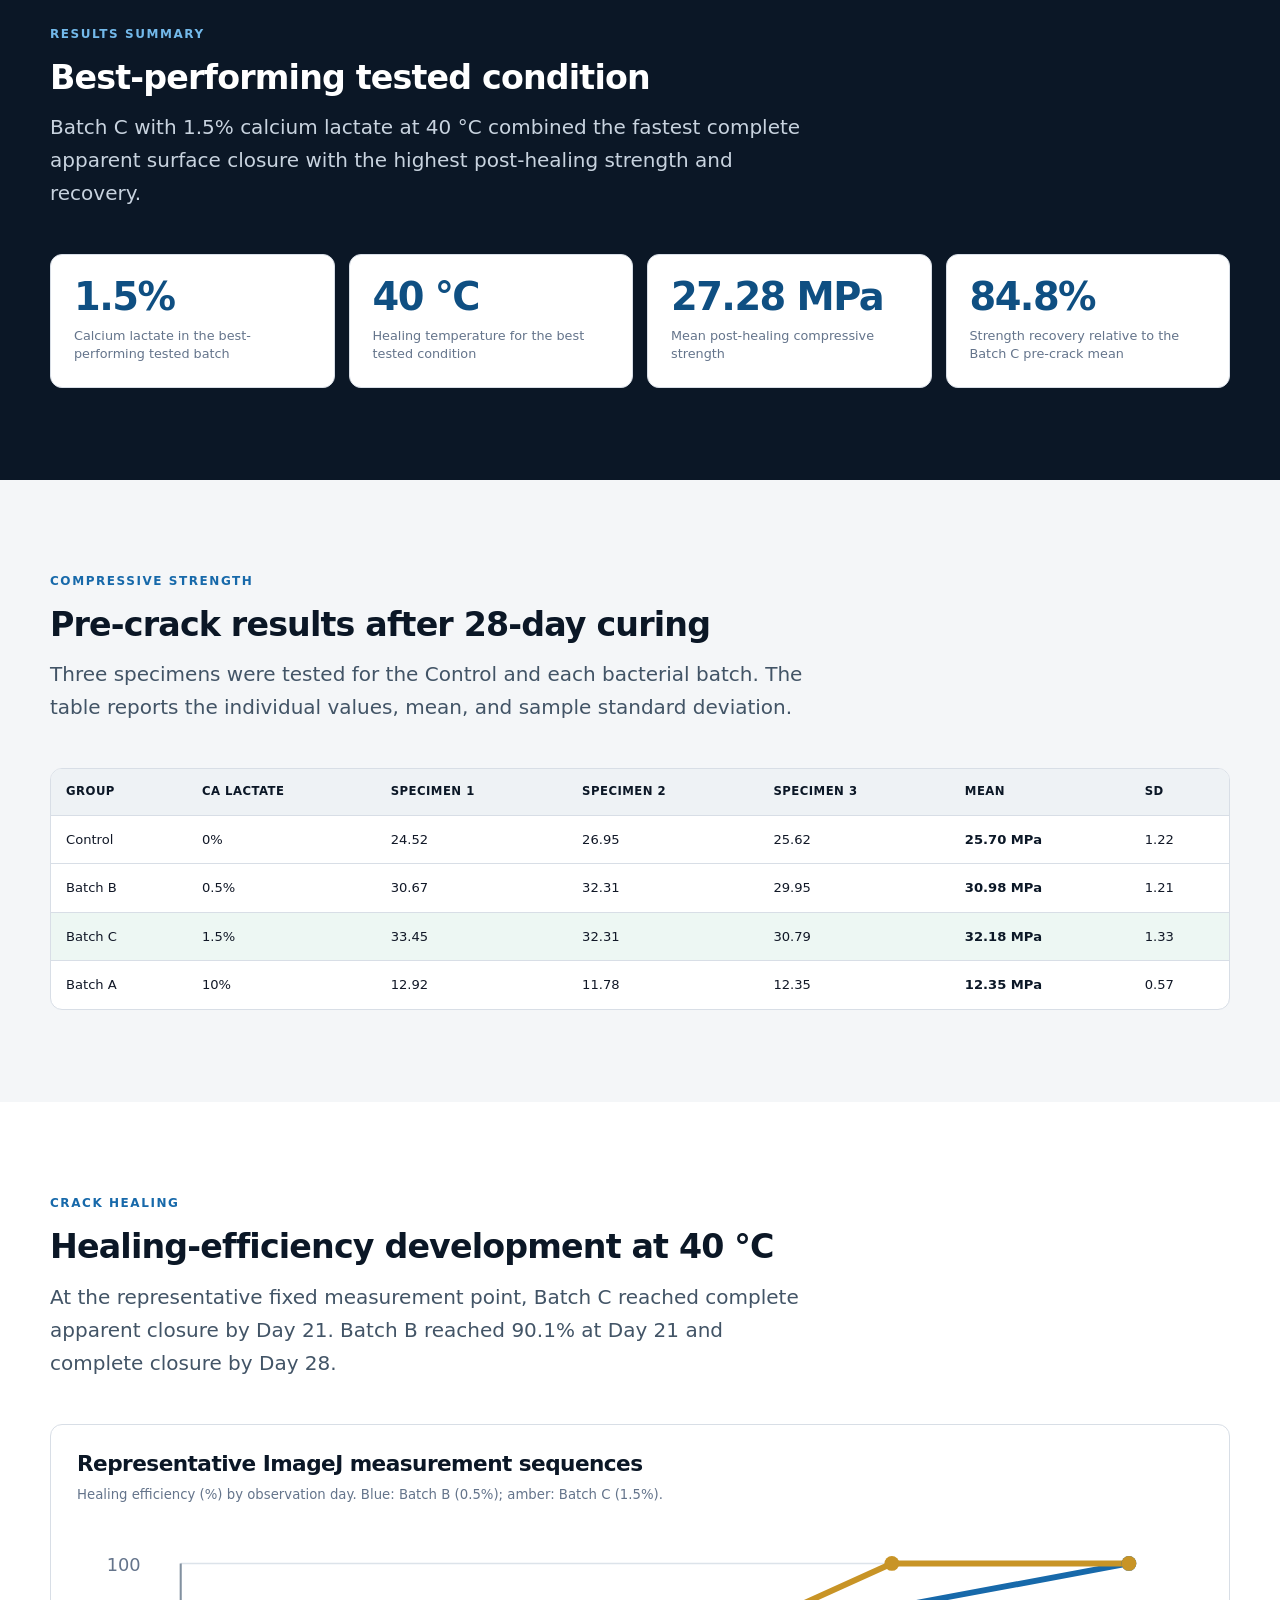
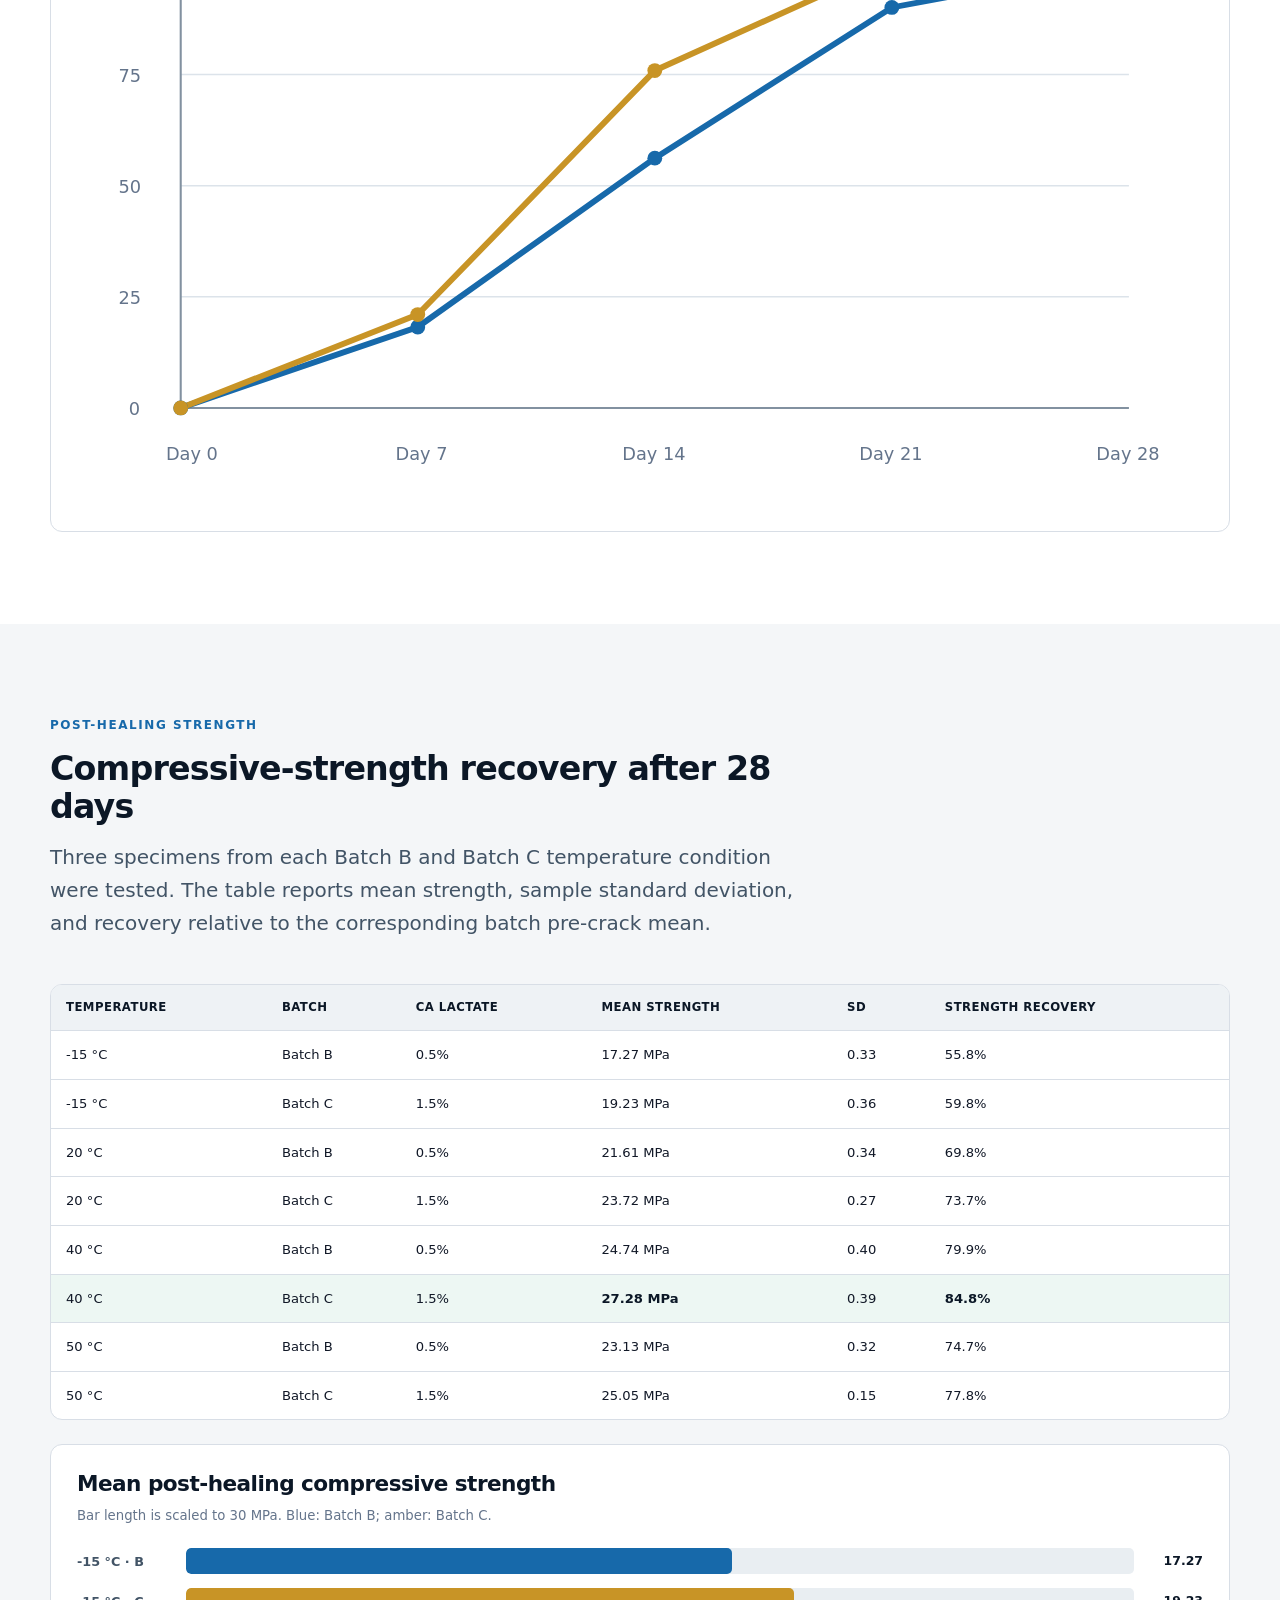
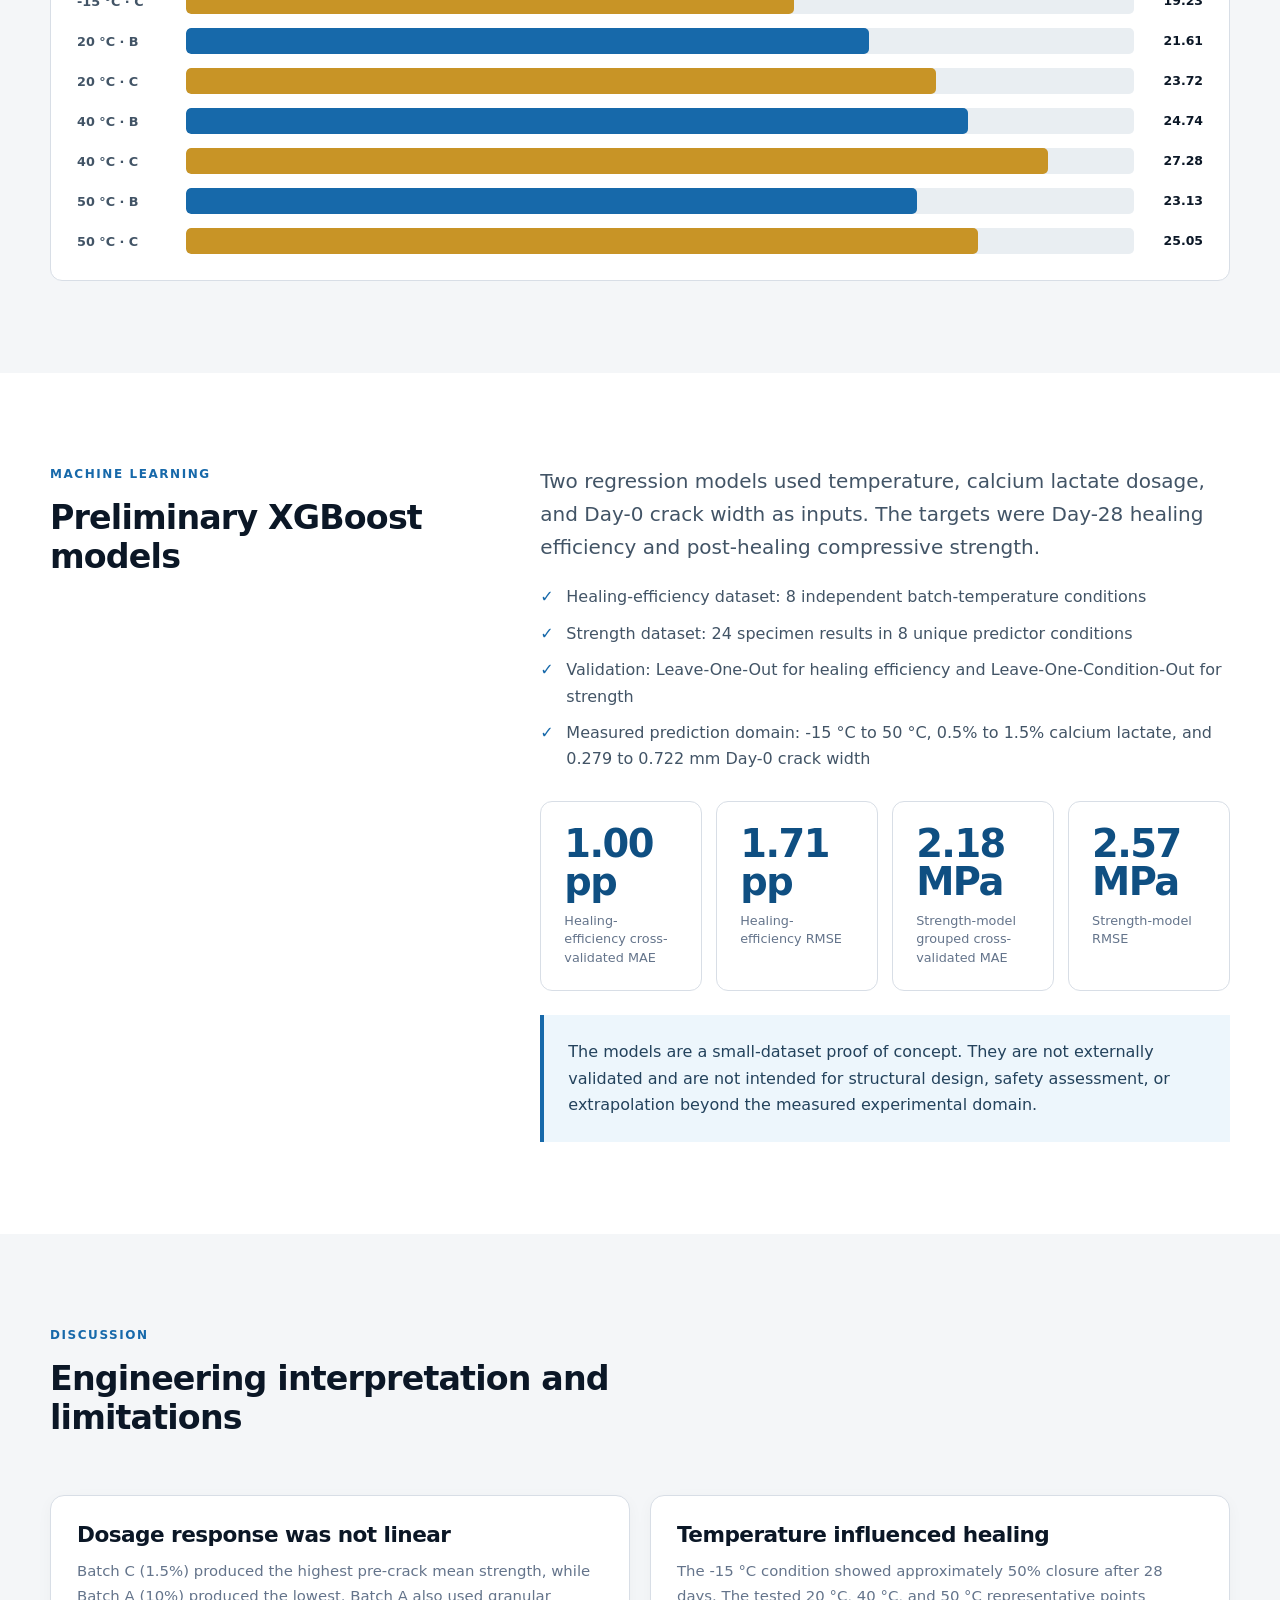
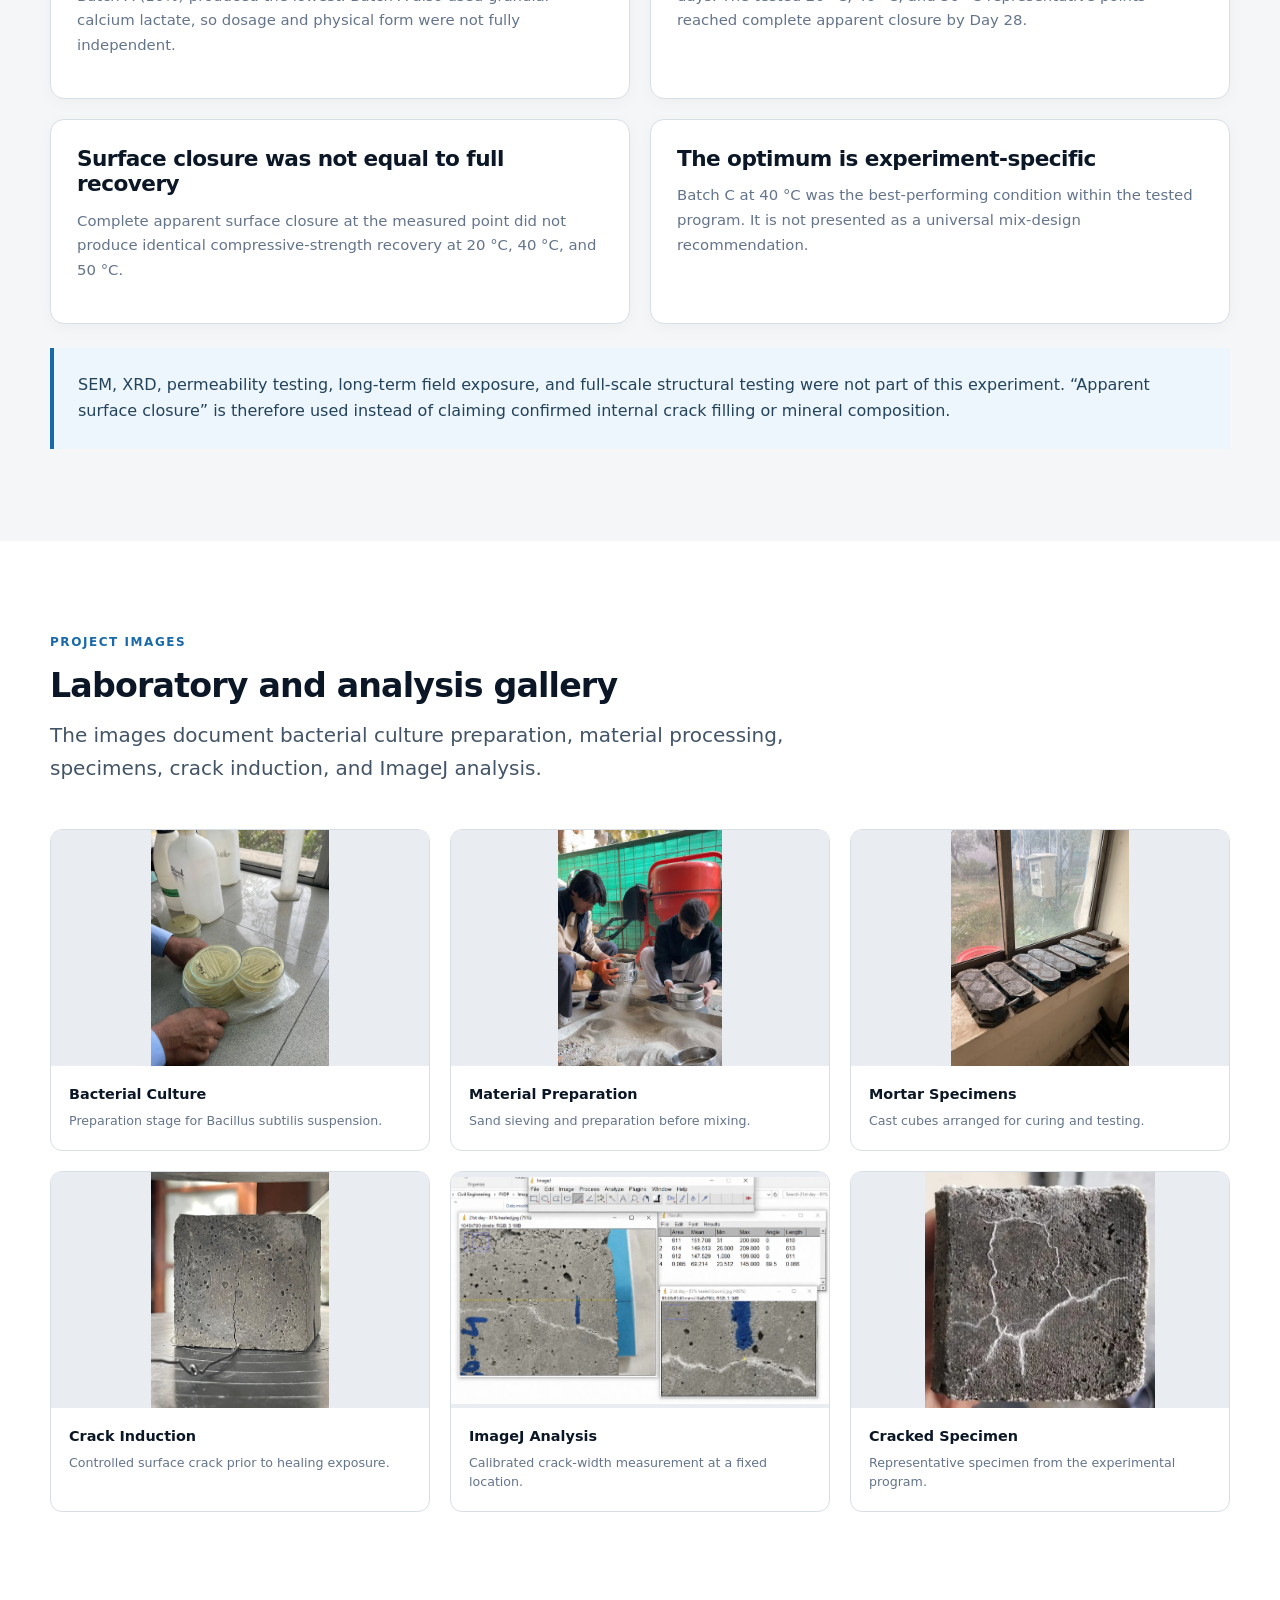
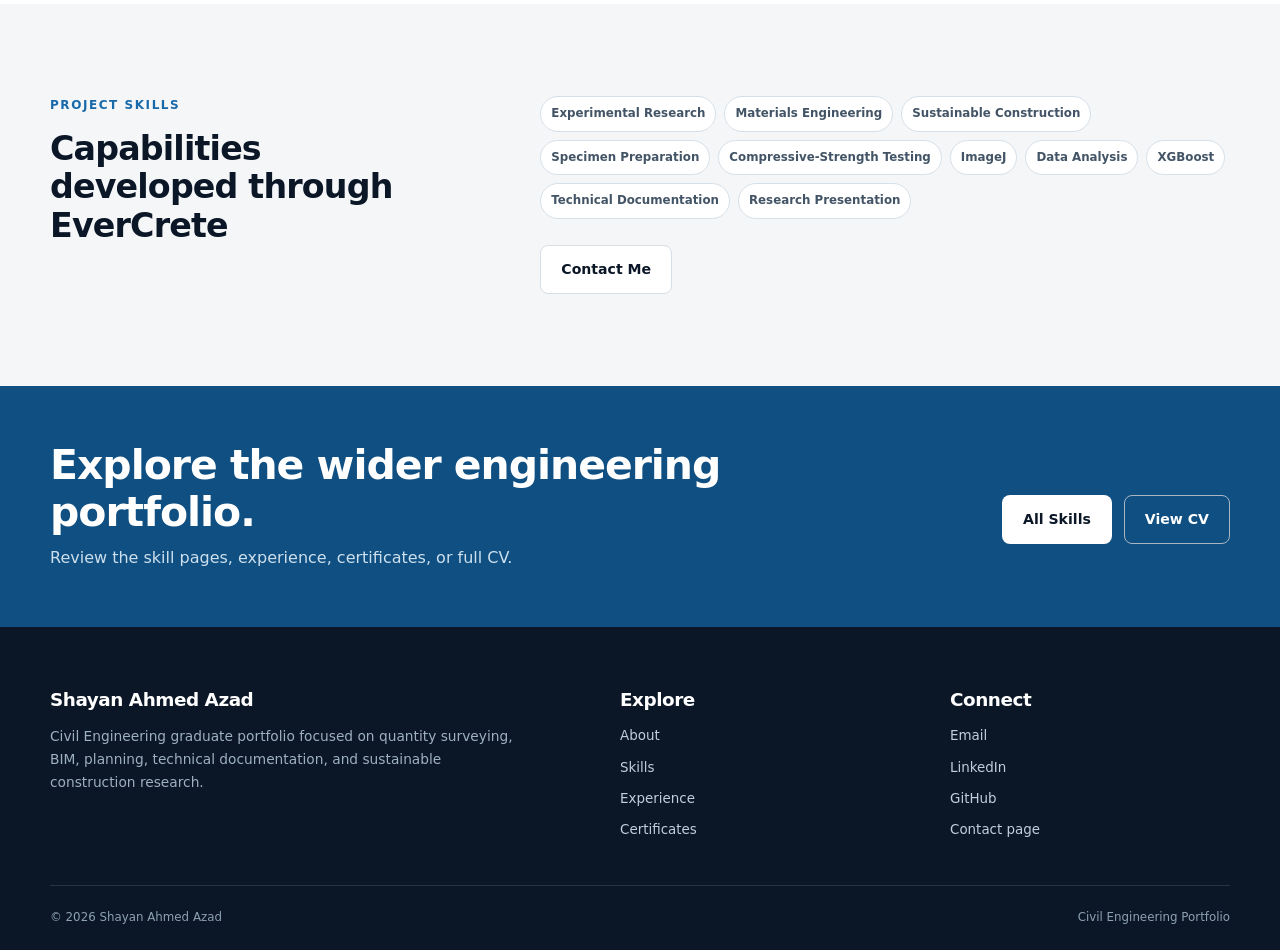
<file: projects/fydp-evercrete.html>
<!doctype html>
<html lang="en">
<head>
  <meta charset="utf-8">
  <meta name="viewport" content="width=device-width, initial-scale=1">
  <meta name="description" content="EverCrete final year design project by Shayan Ahmed Azad: Bacillus subtilis self-healing mortar, bio-mineralization, ImageJ crack analysis, and preliminary XGBoost prediction.">
  <title>EverCrete Final Year Design Project | Shayan Ahmed Azad</title>
  <link rel="icon" href="../assets/favicon.svg" type="image/svg+xml">
  <link rel="stylesheet" href="../assets/css/styles.css">
</head>
<body>
  <a class="skip-link" href="#main">Skip to content</a>
  <header class="site-header"><div class="container header-inner"><a class="brand" href="../index.html"><span class="brand-mark">SA</span><span class="brand-copy"><strong>SHAYAN AHMED AZAD</strong><span>Civil Engineering Portfolio</span></span></a><button class="nav-toggle" type="button" data-nav-toggle aria-expanded="false" aria-controls="site-nav" aria-label="Open navigation"><span></span></button><nav class="site-nav" id="site-nav" data-nav aria-label="Primary navigation"><a href="../index.html">Home</a><a href="../about.html">About</a><a href="../skills.html">Skills</a><a href="../experience.html">Experience</a><a href="../certificates.html">Certificates</a><a href="../contact.html">Contact</a><a class="nav-cta" href="../assets/documents/Shayan-Ahmed-Azad-CV.pdf" target="_blank" rel="noreferrer">View CV</a></nav></div></header>

  <main id="main">
    <section class="page-hero section-dark">
      <div class="container">
        <nav class="breadcrumb" aria-label="Breadcrumb"><a href="../index.html">Home</a><span>/</span><span>Projects</span><span>/</span><span>EverCrete</span></nav>
        <p class="eyebrow">Final Year Design Project · 2025–2026</p>
        <h1>Sustainable Self-Healing Cementitious Material: Bio-Mineralization and AI-Driven Solutions for Climate Adaptation</h1>
        <p class="lead">EverCrete is a laboratory-scale study of Bacillus subtilis mortar, calcium lactate dosage, temperature-dependent crack healing, compressive-strength recovery, ImageJ measurement, and preliminary XGBoost prediction.</p>
        <div class="toolbar"><a class="button button-light" href="#overview">Explore case study</a></div>
      </div>
    </section>

    <section class="section-sm section-wash">
      <div class="container project-meta">
        <div><span>Project</span><strong>EverCrete</strong></div>
        <div><span>Institution</span><strong>UET Peshawar</strong></div>
        <div><span>Team</span><strong>Four-member undergraduate group</strong></div>
        <div><span>Role</span><strong>Undergraduate research team member</strong></div>
      </div>
    </section>

    <section class="section" id="overview">
      <div class="container split">
        <div class="sticky"><p class="eyebrow">Project Overview</p><h2>Improving crack response in cementitious materials</h2></div>
        <div>
          <p class="lead">Cracking can reduce the durability of cementitious materials by allowing water and aggressive agents to enter. The study evaluated bacterial self-healing mortar as a potential way to limit crack-related deterioration.</p>
          <p class="muted">The research investigated how calcium lactate dosage and healing temperature influenced apparent surface crack closure and compressive-strength recovery in Bacillus subtilis mortar. It also developed preliminary machine-learning models within the measured experimental range.</p>
          <div class="callout">The project was completed by a four-member undergraduate team. This page presents the group project and does not assign unsupported individual responsibility for specific experiments or results.</div>
        </div>
      </div>
    </section>

    <section class="section section-wash">
      <div class="container">
        <div class="section-heading"><div><p class="eyebrow">Objectives</p><h2>Research objectives</h2></div></div>
        <div class="card-grid two">
          <article class="card"><div class="card-body"><span class="card-number">01</span><h3>Prepare bacterial mortar</h3><p>Use Bacillus subtilis at 10⁸ cells/mL, a cement:sand ratio of 1:2, and a water-cement ratio of 0.45.</p></div></article>
          <article class="card"><div class="card-body"><span class="card-number">02</span><h3>Evaluate nutrient dosage</h3><p>Investigate calcium lactate concentrations of 0.5%, 1.5%, and 10% by cement mass.</p></div></article>
          <article class="card"><div class="card-body"><span class="card-number">03</span><h3>Evaluate temperature</h3><p>Compare healing conditions at -15 °C, 20 °C, 40 °C, and 50 °C.</p></div></article>
          <article class="card"><div class="card-body"><span class="card-number">04</span><h3>Measure mechanical response</h3><p>Determine compressive strength before crack induction and after the healing period.</p></div></article>
          <article class="card"><div class="card-body"><span class="card-number">05</span><h3>Assess crack healing</h3><p>Calculate healing efficiency and identify the best-performing tested dosage-temperature condition.</p></div></article>
          <article class="card"><div class="card-body"><span class="card-number">06</span><h3>Develop preliminary models</h3><p>Use XGBoost to predict Day-28 healing efficiency and post-healing compressive strength within the tested range.</p></div></article>
        </div>
      </div>
    </section>

    <section class="section">
      <div class="container split">
        <div class="sticky"><p class="eyebrow">Materials & Methodology</p><h2>Verified experimental parameters</h2></div>
        <div>
          <dl class="fact-list">
            <div><dt>Binder & aggregate</dt><dd>Ordinary Portland cement and natural sand passing the No. 16 sieve (1.18 mm) and retained on the No. 30 sieve (600 µm)</dd></div>
            <div><dt>Base mix</dt><dd>Cement:sand = 1:2 by mass; water-cement ratio = 0.45</dd></div>
            <div><dt>Specimen</dt><dd>50 mm × 50 mm × 50 mm mortar cubes</dd></div>
            <div><dt>Bacteria</dt><dd>Bacillus subtilis suspension at 10⁸ cells/mL</dd></div>
            <div><dt>Suspension</dt><dd>10% replacement of total mixing water by mass in bacterial batches</dd></div>
            <div><dt>Nutrient</dt><dd>Calcium lactate at 0.5%, 1.5%, and 10% by cement mass</dd></div>
            <div><dt>Initial curing</dt><dd>24 hours in molds, followed by 28 days of water curing at approximately 23–27 °C</dd></div>
            <div><dt>Crack induction</dt><dd>1 mm steel wire beneath each cube; load applied at 1.5 kN/s and stopped at the first visible surface crack</dd></div>
            <div><dt>Healing exposure</dt><dd>28 days at -15 °C, 20 °C, 40 °C, or 50 °C at approximately 95% relative humidity</dd></div>
            <div><dt>Crack monitoring</dt><dd>ImageJ measurement at a fixed crack location on Days 0, 7, 14, 21, and 28</dd></div>
          </dl>
        </div>
      </div>
    </section>

    <section class="section section-wash">
      <div class="container">
        <div class="section-heading"><div><p class="eyebrow">Experimental Program</p><h2>Control and bacterial mortar groups</h2><p class="lead">The control contained neither bacteria nor calcium lactate. Batches A, B, and C used the same target bacterial concentration with different calcium lactate dosages.</p></div></div>
        <div class="table-wrap"><table class="data-table"><thead><tr><th>Group</th><th>Bacteria</th><th>Calcium lactate</th><th>Testing scope</th></tr></thead><tbody><tr><td><strong>Control</strong></td><td>None</td><td>0%</td><td>Pre-crack compressive strength</td></tr><tr><td><strong>Batch A</strong></td><td>B. subtilis, 10⁸ cells/mL</td><td>10%</td><td>Pre-crack strength; qualitative preliminary crack observation</td></tr><tr><td><strong>Batch B</strong></td><td>B. subtilis, 10⁸ cells/mL</td><td>0.5%</td><td>Pre-crack strength; four-temperature healing; post-healing strength</td></tr><tr><td><strong>Batch C</strong></td><td>B. subtilis, 10⁸ cells/mL</td><td>1.5%</td><td>Pre-crack strength; four-temperature healing; post-healing strength</td></tr></tbody></table></div>
        <p class="small muted" style="margin-top:14px">Three specimens from each group were used for pre-crack compressive strength. In the healing phase, three specimens from Batches B and C were assigned to each temperature. Crack-width sequences were measured on one representative specimen per batch-temperature condition.</p>
      </div>
    </section>

    <section class="section">
      <div class="container">
        <div class="section-heading"><div><p class="eyebrow">Testing & Analysis</p><h2>Experimental and data workflow</h2></div></div>
        <div class="process"><div><span>01</span><strong>Culture & materials</strong><p>Prepare the bacterial suspension and constituent materials.</p></div><div><span>02</span><strong>Mix & cast</strong><p>Produce control and bacterial 50 mm mortar cubes.</p></div><div><span>03</span><strong>Cure & pre-test</strong><p>Water cure for 28 days and test companion cubes for compressive strength.</p></div><div><span>04</span><strong>Induce & monitor cracks</strong><p>Create controlled surface cracks and measure the same fixed point with ImageJ.</p></div><div><span>05</span><strong>Heal, re-test & model</strong><p>Apply temperature exposures, test post-healing strength, and develop preliminary XGBoost models.</p></div></div>
      </div>
    </section>

    <section class="section section-dark">
      <div class="container">
        <div class="section-heading"><div><p class="eyebrow">Results Summary</p><h2>Best-performing tested condition</h2><p class="lead">Batch C with 1.5% calcium lactate at 40 °C combined the fastest complete apparent surface closure with the highest post-healing strength and recovery.</p></div></div>
        <div class="metric-grid">
          <div class="metric"><strong>1.5%</strong><span>Calcium lactate in the best-performing tested batch</span></div>
          <div class="metric"><strong>40 °C</strong><span>Healing temperature for the best tested condition</span></div>
          <div class="metric"><strong>27.28 MPa</strong><span>Mean post-healing compressive strength</span></div>
          <div class="metric"><strong>84.8%</strong><span>Strength recovery relative to the Batch C pre-crack mean</span></div>
        </div>
      </div>
    </section>

    <section class="section section-wash">
      <div class="container">
        <div class="section-heading"><div><p class="eyebrow">Compressive Strength</p><h2>Pre-crack results after 28-day curing</h2><p class="lead">Three specimens were tested for the Control and each bacterial batch. The table reports the individual values, mean, and sample standard deviation.</p></div></div>
        <div class="table-wrap"><table class="data-table"><thead><tr><th>Group</th><th>Ca lactate</th><th>Specimen 1</th><th>Specimen 2</th><th>Specimen 3</th><th>Mean</th><th>SD</th></tr></thead><tbody><tr><td>Control</td><td>0%</td><td>24.52</td><td>26.95</td><td>25.62</td><td><strong>25.70 MPa</strong></td><td>1.22</td></tr><tr><td>Batch B</td><td>0.5%</td><td>30.67</td><td>32.31</td><td>29.95</td><td><strong>30.98 MPa</strong></td><td>1.21</td></tr><tr class="best-row"><td>Batch C</td><td>1.5%</td><td>33.45</td><td>32.31</td><td>30.79</td><td><strong>32.18 MPa</strong></td><td>1.33</td></tr><tr><td>Batch A</td><td>10%</td><td>12.92</td><td>11.78</td><td>12.35</td><td><strong>12.35 MPa</strong></td><td>0.57</td></tr></tbody></table></div>
      </div>
    </section>

    <section class="section">
      <div class="container">
        <div class="section-heading"><div><p class="eyebrow">Crack Healing</p><h2>Healing-efficiency development at 40 °C</h2><p class="lead">At the representative fixed measurement point, Batch C reached complete apparent closure by Day 21. Batch B reached 90.1% at Day 21 and complete closure by Day 28.</p></div></div>
        <div class="chart-card" style="overflow-x:auto">
          <h3>Representative ImageJ measurement sequences</h3>
          <p>Healing efficiency (%) by observation day. Blue: Batch B (0.5%); amber: Batch C (1.5%).</p>
          <svg class="line-chart" viewBox="0 0 760 390" role="img" aria-labelledby="chart-title chart-desc">
            <title id="chart-title">Healing efficiency at 40 degrees Celsius</title>
            <desc id="chart-desc">Batch B increases from 0 to 18.2, 56.2, 90.1, and 100 percent. Batch C increases from 0 to 21.0, 75.9, 100, and 100 percent on Days 0, 7, 14, 21, and 28.</desc>
            <line class="grid-line" x1="70" y1="30" x2="710" y2="30"></line><line class="grid-line" x1="70" y1="105" x2="710" y2="105"></line><line class="grid-line" x1="70" y1="180" x2="710" y2="180"></line><line class="grid-line" x1="70" y1="255" x2="710" y2="255"></line><line class="grid-line" x1="70" y1="330" x2="710" y2="330"></line>
            <line class="axis" x1="70" y1="30" x2="70" y2="330"></line><line class="axis" x1="70" y1="330" x2="710" y2="330"></line>
            <text x="35" y="335">0</text><text x="28" y="260">25</text><text x="28" y="185">50</text><text x="28" y="110">75</text><text x="20" y="35">100</text>
            <text x="60" y="365">Day 0</text><text x="215" y="365">Day 7</text><text x="368" y="365">Day 14</text><text x="528" y="365">Day 21</text><text x="688" y="365">Day 28</text>
            <polyline class="series-a" points="70,330 230,275.4 390,161.4 550,59.7 710,30"></polyline>
            <polyline class="series-b" points="70,330 230,267 390,102.3 550,30 710,30"></polyline>
            <circle class="dot-a" cx="70" cy="330" r="5"></circle><circle class="dot-a" cx="230" cy="275.4" r="5"></circle><circle class="dot-a" cx="390" cy="161.4" r="5"></circle><circle class="dot-a" cx="550" cy="59.7" r="5"></circle><circle class="dot-a" cx="710" cy="30" r="5"></circle>
            <circle class="dot-b" cx="70" cy="330" r="5"></circle><circle class="dot-b" cx="230" cy="267" r="5"></circle><circle class="dot-b" cx="390" cy="102.3" r="5"></circle><circle class="dot-b" cx="550" cy="30" r="5"></circle><circle class="dot-b" cx="710" cy="30" r="5"></circle>
          </svg>
        </div>
      </div>
    </section>

    <section class="section section-wash">
      <div class="container">
        <div class="section-heading"><div><p class="eyebrow">Post-Healing Strength</p><h2>Compressive-strength recovery after 28 days</h2><p class="lead">Three specimens from each Batch B and Batch C temperature condition were tested. The table reports mean strength, sample standard deviation, and recovery relative to the corresponding batch pre-crack mean.</p></div></div>
        <div class="table-wrap"><table class="data-table"><thead><tr><th>Temperature</th><th>Batch</th><th>Ca lactate</th><th>Mean strength</th><th>SD</th><th>Strength recovery</th></tr></thead><tbody><tr><td>-15 °C</td><td>Batch B</td><td>0.5%</td><td>17.27 MPa</td><td>0.33</td><td>55.8%</td></tr><tr><td>-15 °C</td><td>Batch C</td><td>1.5%</td><td>19.23 MPa</td><td>0.36</td><td>59.8%</td></tr><tr><td>20 °C</td><td>Batch B</td><td>0.5%</td><td>21.61 MPa</td><td>0.34</td><td>69.8%</td></tr><tr><td>20 °C</td><td>Batch C</td><td>1.5%</td><td>23.72 MPa</td><td>0.27</td><td>73.7%</td></tr><tr><td>40 °C</td><td>Batch B</td><td>0.5%</td><td>24.74 MPa</td><td>0.40</td><td>79.9%</td></tr><tr class="best-row"><td>40 °C</td><td>Batch C</td><td>1.5%</td><td><strong>27.28 MPa</strong></td><td>0.39</td><td><strong>84.8%</strong></td></tr><tr><td>50 °C</td><td>Batch B</td><td>0.5%</td><td>23.13 MPa</td><td>0.32</td><td>74.7%</td></tr><tr><td>50 °C</td><td>Batch C</td><td>1.5%</td><td>25.05 MPa</td><td>0.15</td><td>77.8%</td></tr></tbody></table></div>
        <div class="chart-card" style="margin-top:24px"><h3>Mean post-healing compressive strength</h3><p>Bar length is scaled to 30 MPa. Blue: Batch B; amber: Batch C.</p><div class="bar-chart"><div class="bar-row"><span class="bar-label">-15 °C · B</span><div class="bar-track"><div class="bar-fill" style="width:57.6%"></div></div><span class="bar-value">17.27</span></div><div class="bar-row"><span class="bar-label">-15 °C · C</span><div class="bar-track"><div class="bar-fill alt" style="width:64.1%"></div></div><span class="bar-value">19.23</span></div><div class="bar-row"><span class="bar-label">20 °C · B</span><div class="bar-track"><div class="bar-fill" style="width:72%"></div></div><span class="bar-value">21.61</span></div><div class="bar-row"><span class="bar-label">20 °C · C</span><div class="bar-track"><div class="bar-fill alt" style="width:79.1%"></div></div><span class="bar-value">23.72</span></div><div class="bar-row"><span class="bar-label">40 °C · B</span><div class="bar-track"><div class="bar-fill" style="width:82.5%"></div></div><span class="bar-value">24.74</span></div><div class="bar-row"><span class="bar-label">40 °C · C</span><div class="bar-track"><div class="bar-fill alt" style="width:90.9%"></div></div><span class="bar-value">27.28</span></div><div class="bar-row"><span class="bar-label">50 °C · B</span><div class="bar-track"><div class="bar-fill" style="width:77.1%"></div></div><span class="bar-value">23.13</span></div><div class="bar-row"><span class="bar-label">50 °C · C</span><div class="bar-track"><div class="bar-fill alt" style="width:83.5%"></div></div><span class="bar-value">25.05</span></div></div></div>
      </div>
    </section>

    <section class="section">
      <div class="container split">
        <div><p class="eyebrow">Machine Learning</p><h2>Preliminary XGBoost models</h2></div>
        <div>
          <p class="lead">Two regression models used temperature, calcium lactate dosage, and Day-0 crack width as inputs. The targets were Day-28 healing efficiency and post-healing compressive strength.</p>
          <ul class="list-check"><li>Healing-efficiency dataset: 8 independent batch-temperature conditions</li><li>Strength dataset: 24 specimen results in 8 unique predictor conditions</li><li>Validation: Leave-One-Out for healing efficiency and Leave-One-Condition-Out for strength</li><li>Measured prediction domain: -15 °C to 50 °C, 0.5% to 1.5% calcium lactate, and 0.279 to 0.722 mm Day-0 crack width</li></ul>
          <div class="metric-grid" style="margin-top:28px"><div class="metric"><strong>1.00 pp</strong><span>Healing-efficiency cross-validated MAE</span></div><div class="metric"><strong>1.71 pp</strong><span>Healing-efficiency RMSE</span></div><div class="metric"><strong>2.18 MPa</strong><span>Strength-model grouped cross-validated MAE</span></div><div class="metric"><strong>2.57 MPa</strong><span>Strength-model RMSE</span></div></div>
          <div class="callout" style="margin-top:24px">The models are a small-dataset proof of concept. They are not externally validated and are not intended for structural design, safety assessment, or extrapolation beyond the measured experimental domain.</div>
        </div>
      </div>
    </section>

    <section class="section section-wash">
      <div class="container">
        <div class="section-heading"><div><p class="eyebrow">Discussion</p><h2>Engineering interpretation and limitations</h2></div></div>
        <div class="card-grid two">
          <article class="card"><div class="card-body"><h3>Dosage response was not linear</h3><p>Batch C (1.5%) produced the highest pre-crack mean strength, while Batch A (10%) produced the lowest. Batch A also used granular calcium lactate, so dosage and physical form were not fully independent.</p></div></article>
          <article class="card"><div class="card-body"><h3>Temperature influenced healing</h3><p>The -15 °C condition showed approximately 50% closure after 28 days. The tested 20 °C, 40 °C, and 50 °C representative points reached complete apparent closure by Day 28.</p></div></article>
          <article class="card"><div class="card-body"><h3>Surface closure was not equal to full recovery</h3><p>Complete apparent surface closure at the measured point did not produce identical compressive-strength recovery at 20 °C, 40 °C, and 50 °C.</p></div></article>
          <article class="card"><div class="card-body"><h3>The optimum is experiment-specific</h3><p>Batch C at 40 °C was the best-performing condition within the tested program. It is not presented as a universal mix-design recommendation.</p></div></article>
        </div>
        <div class="callout" style="margin-top:24px">SEM, XRD, permeability testing, long-term field exposure, and full-scale structural testing were not part of this experiment. “Apparent surface closure” is therefore used instead of claiming confirmed internal crack filling or mineral composition.</div>
      </div>
    </section>

    <section class="section">
      <div class="container">
        <div class="section-heading"><div><p class="eyebrow">Project Images</p><h2>Laboratory and analysis gallery</h2><p class="lead">The images document bacterial culture preparation, material processing, specimens, crack induction, and ImageJ analysis.</p></div></div>
        <div class="gallery three">
          <article class="gallery-item"><button class="gallery-button" type="button" data-lightbox data-lightbox-src="../assets/images/fydp/bacterial-culture.webp" data-lightbox-alt="Bacterial culture preparation" data-lightbox-caption="Bacterial culture preparation for the self-healing mortar program."><div class="gallery-media"><img src="../assets/images/fydp/bacterial-culture.webp" alt="Bacterial culture preparation" loading="lazy"></div></button><div class="gallery-caption"><strong>Bacterial Culture</strong><span>Preparation stage for Bacillus subtilis suspension.</span></div></article>
          <article class="gallery-item"><button class="gallery-button" type="button" data-lightbox data-lightbox-src="../assets/images/fydp/material-sieving.jpg" data-lightbox-alt="Material preparation and sieving" data-lightbox-caption="Material preparation and sieving before specimen casting."><div class="gallery-media"><img src="../assets/images/fydp/material-sieving.jpg" alt="Material preparation and sieving" loading="lazy"></div></button><div class="gallery-caption"><strong>Material Preparation</strong><span>Sand sieving and preparation before mixing.</span></div></article>
          <article class="gallery-item"><button class="gallery-button" type="button" data-lightbox data-lightbox-src="../assets/images/fydp/mortar-specimens.webp" data-lightbox-alt="Cast mortar specimens" data-lightbox-caption="Cast mortar specimens arranged for curing and subsequent testing."><div class="gallery-media"><img src="../assets/images/fydp/mortar-specimens.webp" alt="Cast mortar specimens" loading="lazy"></div></button><div class="gallery-caption"><strong>Mortar Specimens</strong><span>Cast cubes arranged for curing and testing.</span></div></article>
          <article class="gallery-item"><button class="gallery-button" type="button" data-lightbox data-lightbox-src="../assets/images/fydp/crack-induction.webp" data-lightbox-alt="Controlled crack in mortar specimen" data-lightbox-caption="Controlled crack induction before the monitored healing period."><div class="gallery-media"><img src="../assets/images/fydp/crack-induction.webp" alt="Controlled crack in mortar specimen" loading="lazy"></div></button><div class="gallery-caption"><strong>Crack Induction</strong><span>Controlled surface crack prior to healing exposure.</span></div></article>
          <article class="gallery-item"><button class="gallery-button" type="button" data-lightbox data-lightbox-src="../assets/images/fydp/imagej-analysis.webp" data-lightbox-alt="ImageJ crack-width analysis" data-lightbox-caption="ImageJ measurement at a fixed crack location using calibrated image dimensions."><div class="gallery-media"><img src="../assets/images/fydp/imagej-analysis.webp" alt="ImageJ crack-width analysis" loading="lazy"></div></button><div class="gallery-caption"><strong>ImageJ Analysis</strong><span>Calibrated crack-width measurement at a fixed location.</span></div></article>
          <article class="gallery-item"><button class="gallery-button" type="button" data-lightbox data-lightbox-src="../assets/images/fydp/cracked-specimen.webp" data-lightbox-alt="Cracked mortar specimen" data-lightbox-caption="Representative cracked specimen from the experimental program."><div class="gallery-media"><img src="../assets/images/fydp/cracked-specimen.webp" alt="Cracked mortar specimen" loading="lazy"></div></button><div class="gallery-caption"><strong>Cracked Specimen</strong><span>Representative specimen from the experimental program.</span></div></article>
        </div>
      </div>
    </section>

    <section class="section section-wash"><div class="container split"><div><p class="eyebrow">Project Skills</p><h2>Capabilities developed through EverCrete</h2></div><div><div class="tag-row"><span class="tag">Experimental Research</span><span class="tag">Materials Engineering</span><span class="tag">Sustainable Construction</span><span class="tag">Specimen Preparation</span><span class="tag">Compressive-Strength Testing</span><span class="tag">ImageJ</span><span class="tag">Data Analysis</span><span class="tag">XGBoost</span><span class="tag">Technical Documentation</span><span class="tag">Research Presentation</span></div><div class="toolbar"><a class="button button-outline-dark" href="../contact.html">Contact Me</a></div></div></div></section>
    <section class="cta-band"><div class="container cta-inner"><div><h2>Explore the wider engineering portfolio.</h2><p>Review the skill pages, experience, certificates, or full CV.</p></div><div class="toolbar"><a class="button button-light" href="../skills.html">All Skills</a><a class="button button-outline" href="../assets/documents/Shayan-Ahmed-Azad-CV.pdf" target="_blank" rel="noreferrer">View CV</a></div></div></section>
  </main>

  <footer class="site-footer"><div class="container footer-grid"><div><h2>Shayan Ahmed Azad</h2><p>Civil Engineering graduate portfolio focused on quantity surveying, BIM, planning, technical documentation, and sustainable construction research.</p></div><div><h2>Explore</h2><div class="footer-links"><a href="../about.html">About</a><a href="../skills.html">Skills</a><a href="../experience.html">Experience</a><a href="../certificates.html">Certificates</a></div></div><div><h2>Connect</h2><div class="footer-links"><a href="mailto:azadshayan23@gmail.com">Email</a><a href="https://linkedin.com/in/shayanahmedazad" target="_blank" rel="noreferrer">LinkedIn</a><a href="https://github.com/azadshayan23-web" target="_blank" rel="noreferrer">GitHub</a><a href="../contact.html">Contact page</a></div></div></div><div class="container footer-bottom"><span>© <span data-year>2026</span> Shayan Ahmed Azad</span><span>Civil Engineering Portfolio</span></div></footer>
  <script src="../assets/js/site.js"></script>
</body>
</html>
</file>
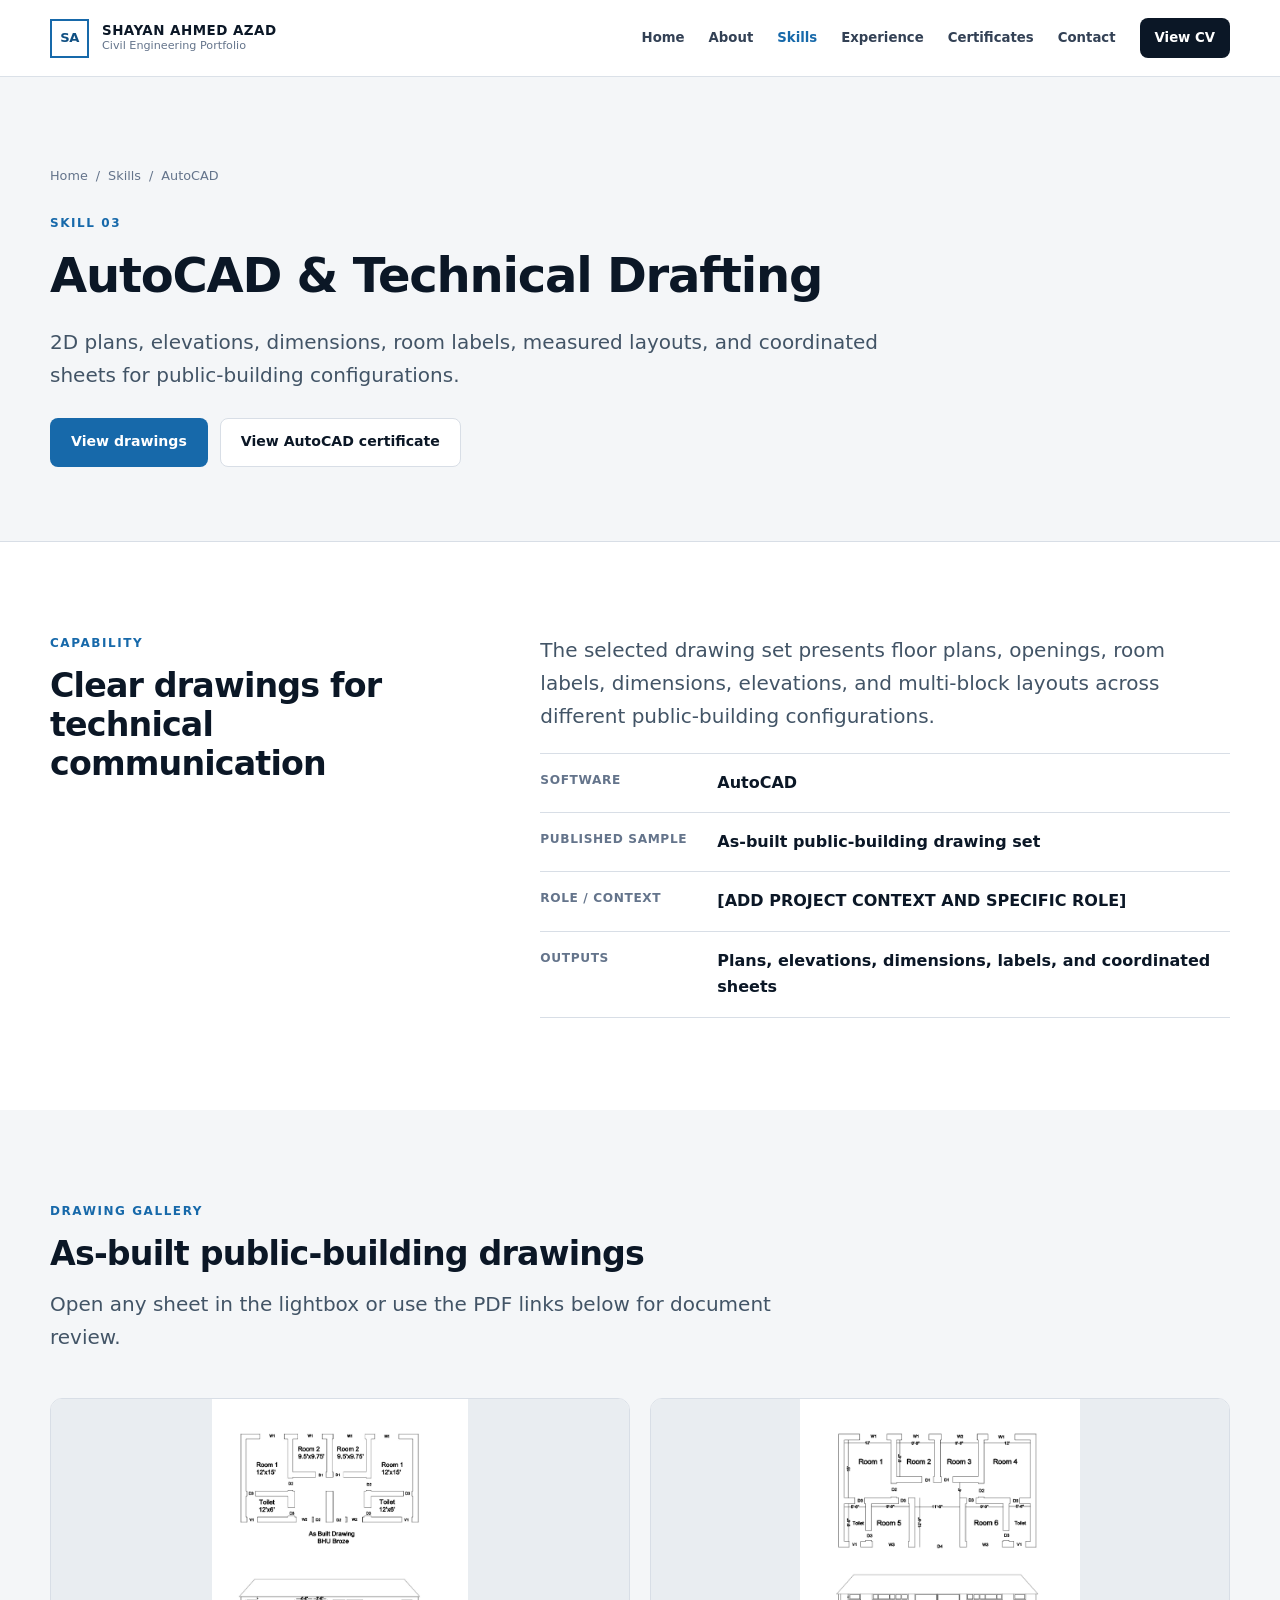
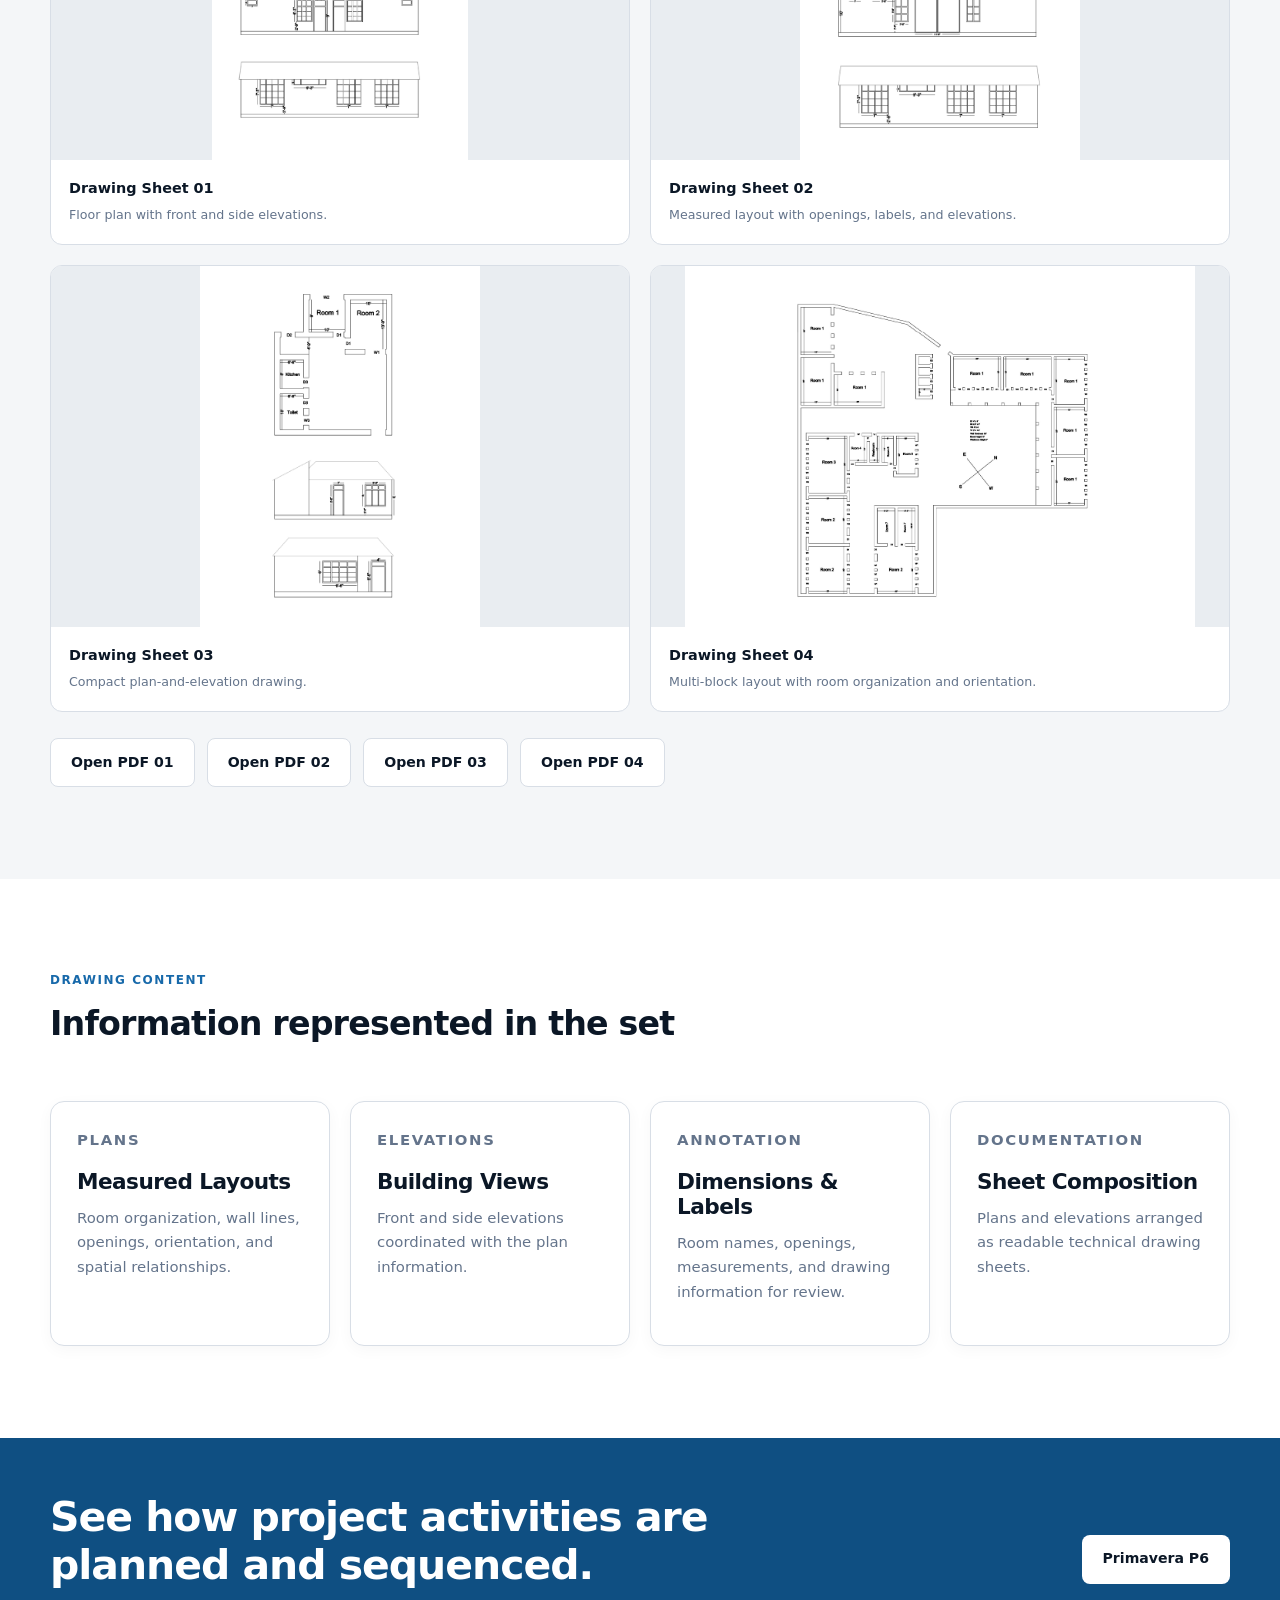
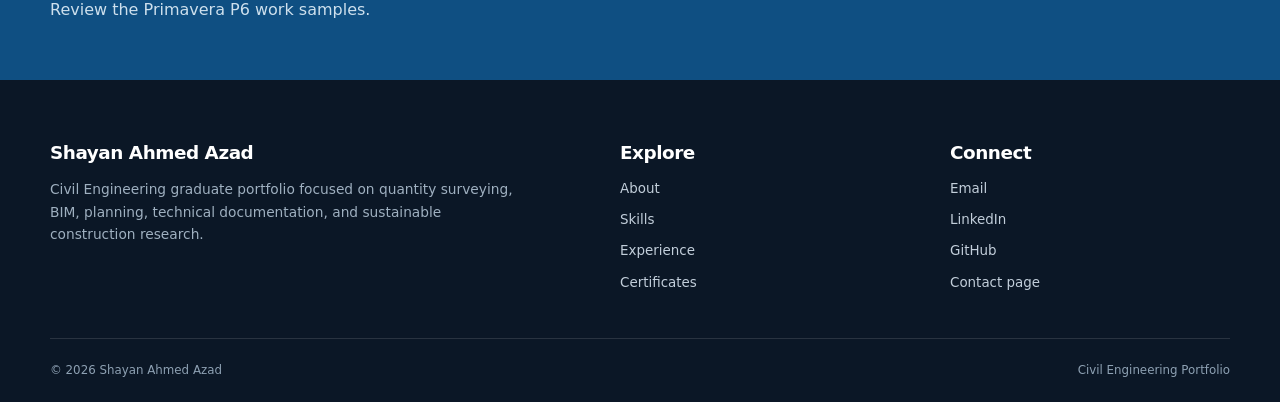
<file: skills/autocad.html>
<!doctype html>
<html lang="en">
<head>
  <meta charset="utf-8">
  <meta name="viewport" content="width=device-width, initial-scale=1">
  <meta name="description" content="AutoCAD work samples by Shayan Ahmed Azad, including as-built public-building plans, elevations, dimensions, and coordinated drawing sheets.">
  <title>AutoCAD | Shayan Ahmed Azad</title>
  <link rel="icon" href="../assets/favicon.svg" type="image/svg+xml">
  <link rel="stylesheet" href="../assets/css/styles.css">
</head>
<body>
  <a class="skip-link" href="#main">Skip to content</a>
  <header class="site-header"><div class="container header-inner"><a class="brand" href="../index.html"><span class="brand-mark">SA</span><span class="brand-copy"><strong>SHAYAN AHMED AZAD</strong><span>Civil Engineering Portfolio</span></span></a><button class="nav-toggle" type="button" data-nav-toggle aria-expanded="false" aria-controls="site-nav" aria-label="Open navigation"><span></span></button><nav class="site-nav" id="site-nav" data-nav aria-label="Primary navigation"><a href="../index.html">Home</a><a href="../about.html">About</a><a href="../skills.html" aria-current="page">Skills</a><a href="../experience.html">Experience</a><a href="../certificates.html">Certificates</a><a href="../contact.html">Contact</a><a class="nav-cta" href="../assets/documents/Shayan-Ahmed-Azad-CV.pdf" target="_blank" rel="noreferrer">View CV</a></nav></div></header>
  <main id="main">
    <section class="page-hero"><div class="container"><nav class="breadcrumb" aria-label="Breadcrumb"><a href="../index.html">Home</a><span>/</span><a href="../skills.html">Skills</a><span>/</span><span>AutoCAD</span></nav><p class="eyebrow">Skill 03</p><h1>AutoCAD & Technical Drafting</h1><p class="lead">2D plans, elevations, dimensions, room labels, measured layouts, and coordinated sheets for public-building configurations.</p><div class="toolbar"><a class="button button-primary" href="#work-samples">View drawings</a><a class="button button-outline-dark" href="../certificates.html">View AutoCAD certificate</a></div></div></section>

    <section class="section"><div class="container split"><div class="sticky"><p class="eyebrow">Capability</p><h2>Clear drawings for technical communication</h2></div><div><p class="lead">The selected drawing set presents floor plans, openings, room labels, dimensions, elevations, and multi-block layouts across different public-building configurations.</p><dl class="fact-list"><div><dt>Software</dt><dd>AutoCAD</dd></div><div><dt>Published sample</dt><dd>As-built public-building drawing set</dd></div><div><dt>Role / context</dt><dd>[ADD PROJECT CONTEXT AND SPECIFIC ROLE]</dd></div><div><dt>Outputs</dt><dd>Plans, elevations, dimensions, labels, and coordinated sheets</dd></div></dl></div></div></section>

    <section class="section section-wash" id="work-samples"><div class="container"><div class="section-heading"><div><p class="eyebrow">Drawing Gallery</p><h2>As-built public-building drawings</h2><p class="lead">Open any sheet in the lightbox or use the PDF links below for document review.</p></div></div><div class="gallery">
      <article class="gallery-item"><button class="gallery-button" type="button" data-lightbox data-lightbox-src="../assets/images/autocad/as-built-drawing-1.jpg" data-lightbox-alt="As-built public-building plan with elevations" data-lightbox-caption="As-built floor plan with front and side elevations."><div class="gallery-media"><img src="../assets/images/autocad/as-built-drawing-1.jpg" alt="As-built public-building plan with elevations" loading="lazy"></div></button><div class="gallery-caption"><strong>Drawing Sheet 01</strong><span>Floor plan with front and side elevations.</span></div></article>
      <article class="gallery-item"><button class="gallery-button" type="button" data-lightbox data-lightbox-src="../assets/images/autocad/as-built-drawing-2.jpg" data-lightbox-alt="Measured public-building room plan and elevations" data-lightbox-caption="Measured room layout with openings, labels, and building elevations."><div class="gallery-media"><img src="../assets/images/autocad/as-built-drawing-2.jpg" alt="Measured public-building room plan and elevations" loading="lazy"></div></button><div class="gallery-caption"><strong>Drawing Sheet 02</strong><span>Measured layout with openings, labels, and elevations.</span></div></article>
      <article class="gallery-item"><button class="gallery-button" type="button" data-lightbox data-lightbox-src="../assets/images/autocad/as-built-drawing-3.jpg" data-lightbox-alt="Compact public-building plan and elevation sheet" data-lightbox-caption="Compact plan-and-elevation drawing presented as a coordinated sheet."><div class="gallery-media"><img src="../assets/images/autocad/as-built-drawing-3.jpg" alt="Compact public-building plan and elevation sheet" loading="lazy"></div></button><div class="gallery-caption"><strong>Drawing Sheet 03</strong><span>Compact plan-and-elevation drawing.</span></div></article>
      <article class="gallery-item"><button class="gallery-button" type="button" data-lightbox data-lightbox-src="../assets/images/autocad/as-built-drawing-4.jpg" data-lightbox-alt="Multi-block public-building layout" data-lightbox-caption="Multi-block public-building layout with room organization and orientation."><div class="gallery-media"><img src="../assets/images/autocad/as-built-drawing-4.jpg" alt="Multi-block public-building layout" loading="lazy"></div></button><div class="gallery-caption"><strong>Drawing Sheet 04</strong><span>Multi-block layout with room organization and orientation.</span></div></article>
    </div><div class="toolbar"><a class="button button-outline-dark" href="../assets/documents/autocad/as-built-public-building-1.pdf" target="_blank" rel="noreferrer">Open PDF 01</a><a class="button button-outline-dark" href="../assets/documents/autocad/as-built-public-building-2.pdf" target="_blank" rel="noreferrer">Open PDF 02</a><a class="button button-outline-dark" href="../assets/documents/autocad/as-built-public-building-3.pdf" target="_blank" rel="noreferrer">Open PDF 03</a><a class="button button-outline-dark" href="../assets/documents/autocad/as-built-public-building-4.pdf" target="_blank" rel="noreferrer">Open PDF 04</a></div></div></section>

    <section class="section"><div class="container"><div class="section-heading"><div><p class="eyebrow">Drawing Content</p><h2>Information represented in the set</h2></div></div><div class="card-grid four"><article class="card"><div class="card-body"><p class="card-kicker">Plans</p><h3>Measured Layouts</h3><p>Room organization, wall lines, openings, orientation, and spatial relationships.</p></div></article><article class="card"><div class="card-body"><p class="card-kicker">Elevations</p><h3>Building Views</h3><p>Front and side elevations coordinated with the plan information.</p></div></article><article class="card"><div class="card-body"><p class="card-kicker">Annotation</p><h3>Dimensions & Labels</h3><p>Room names, openings, measurements, and drawing information for review.</p></div></article><article class="card"><div class="card-body"><p class="card-kicker">Documentation</p><h3>Sheet Composition</h3><p>Plans and elevations arranged as readable technical drawing sheets.</p></div></article></div></div></section>
    <section class="cta-band"><div class="container cta-inner"><div><h2>See how project activities are planned and sequenced.</h2><p>Review the Primavera P6 work samples.</p></div><a class="button button-light" href="primavera-p6.html">Primavera P6</a></div></section>
  </main>
  <footer class="site-footer"><div class="container footer-grid"><div><h2>Shayan Ahmed Azad</h2><p>Civil Engineering graduate portfolio focused on quantity surveying, BIM, planning, technical documentation, and sustainable construction research.</p></div><div><h2>Explore</h2><div class="footer-links"><a href="../about.html">About</a><a href="../skills.html">Skills</a><a href="../experience.html">Experience</a><a href="../certificates.html">Certificates</a></div></div><div><h2>Connect</h2><div class="footer-links"><a href="mailto:azadshayan23@gmail.com">Email</a><a href="https://linkedin.com/in/shayanahmedazad" target="_blank" rel="noreferrer">LinkedIn</a><a href="https://github.com/azadshayan23-web" target="_blank" rel="noreferrer">GitHub</a><a href="../contact.html">Contact page</a></div></div></div><div class="container footer-bottom"><span>© <span data-year>2026</span> Shayan Ahmed Azad</span><span>Civil Engineering Portfolio</span></div></footer>
  <script src="../assets/js/site.js"></script>
</body>
</html>
</file>
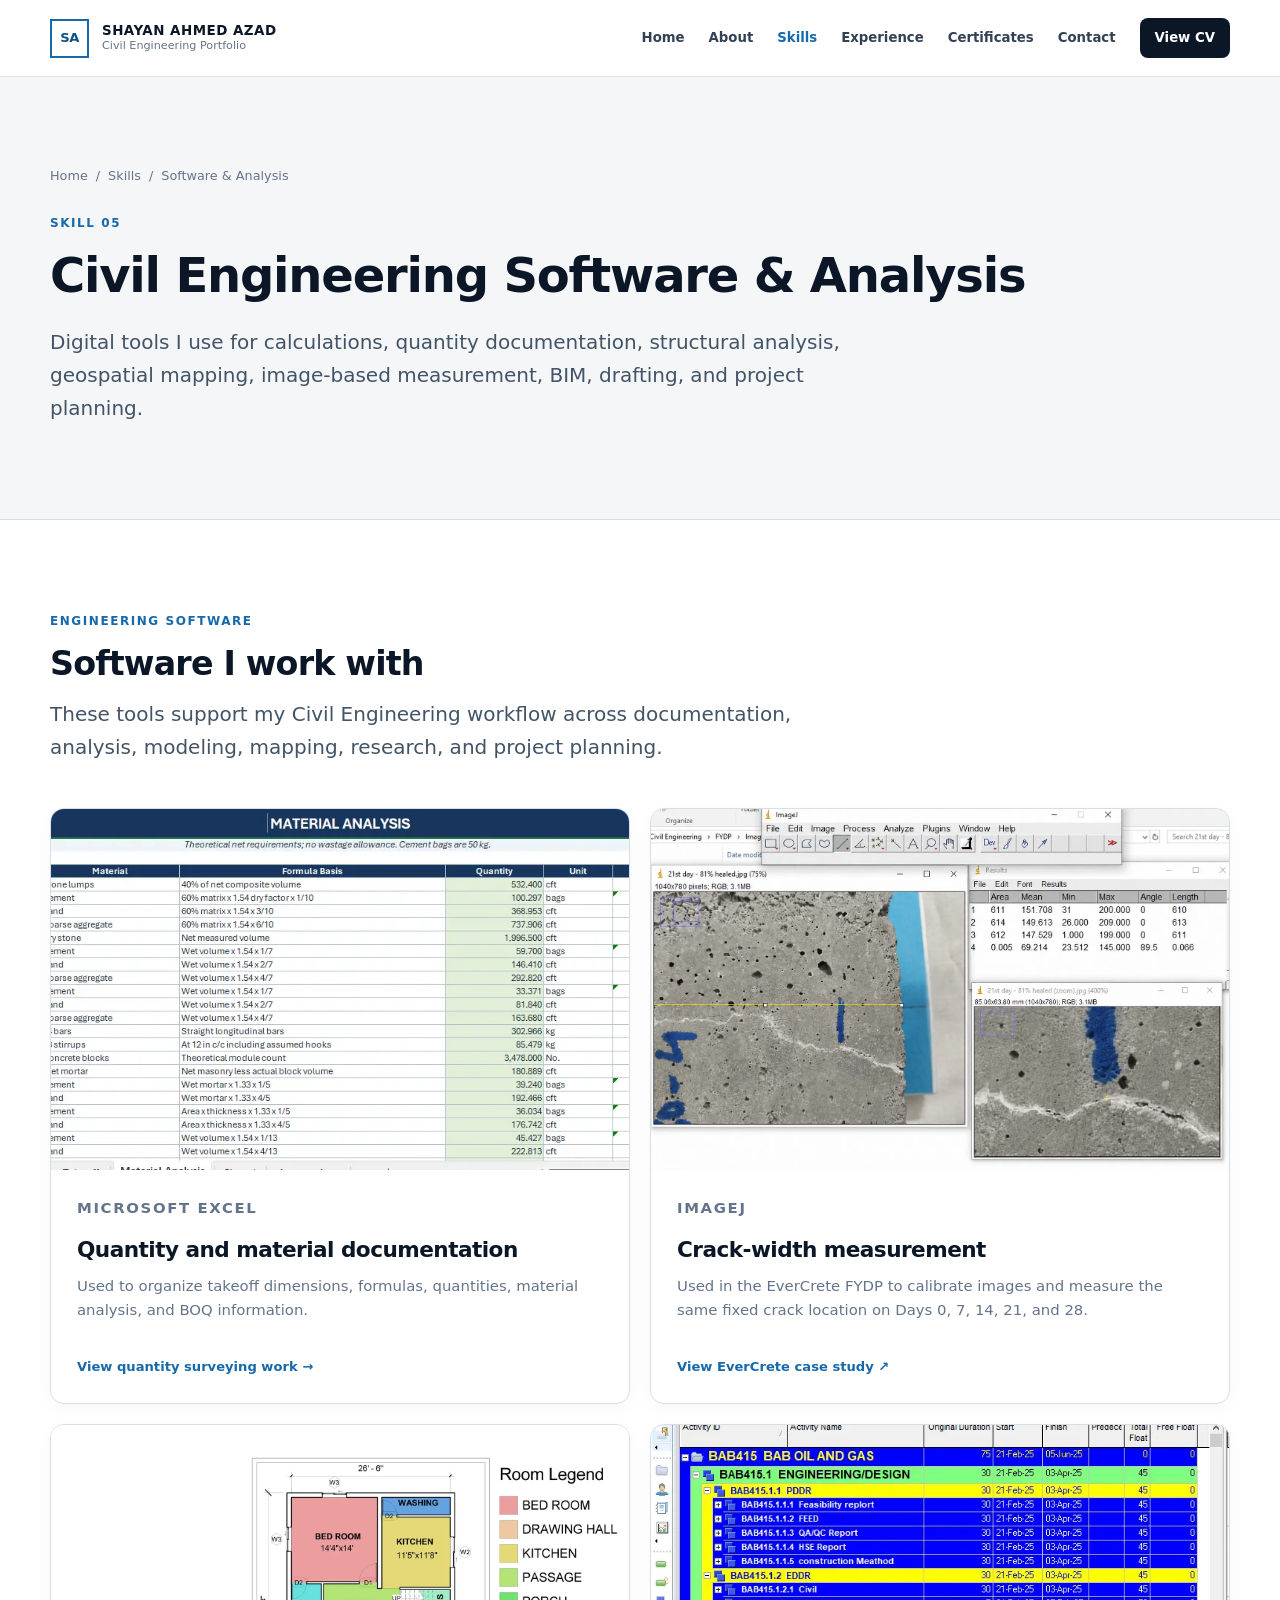
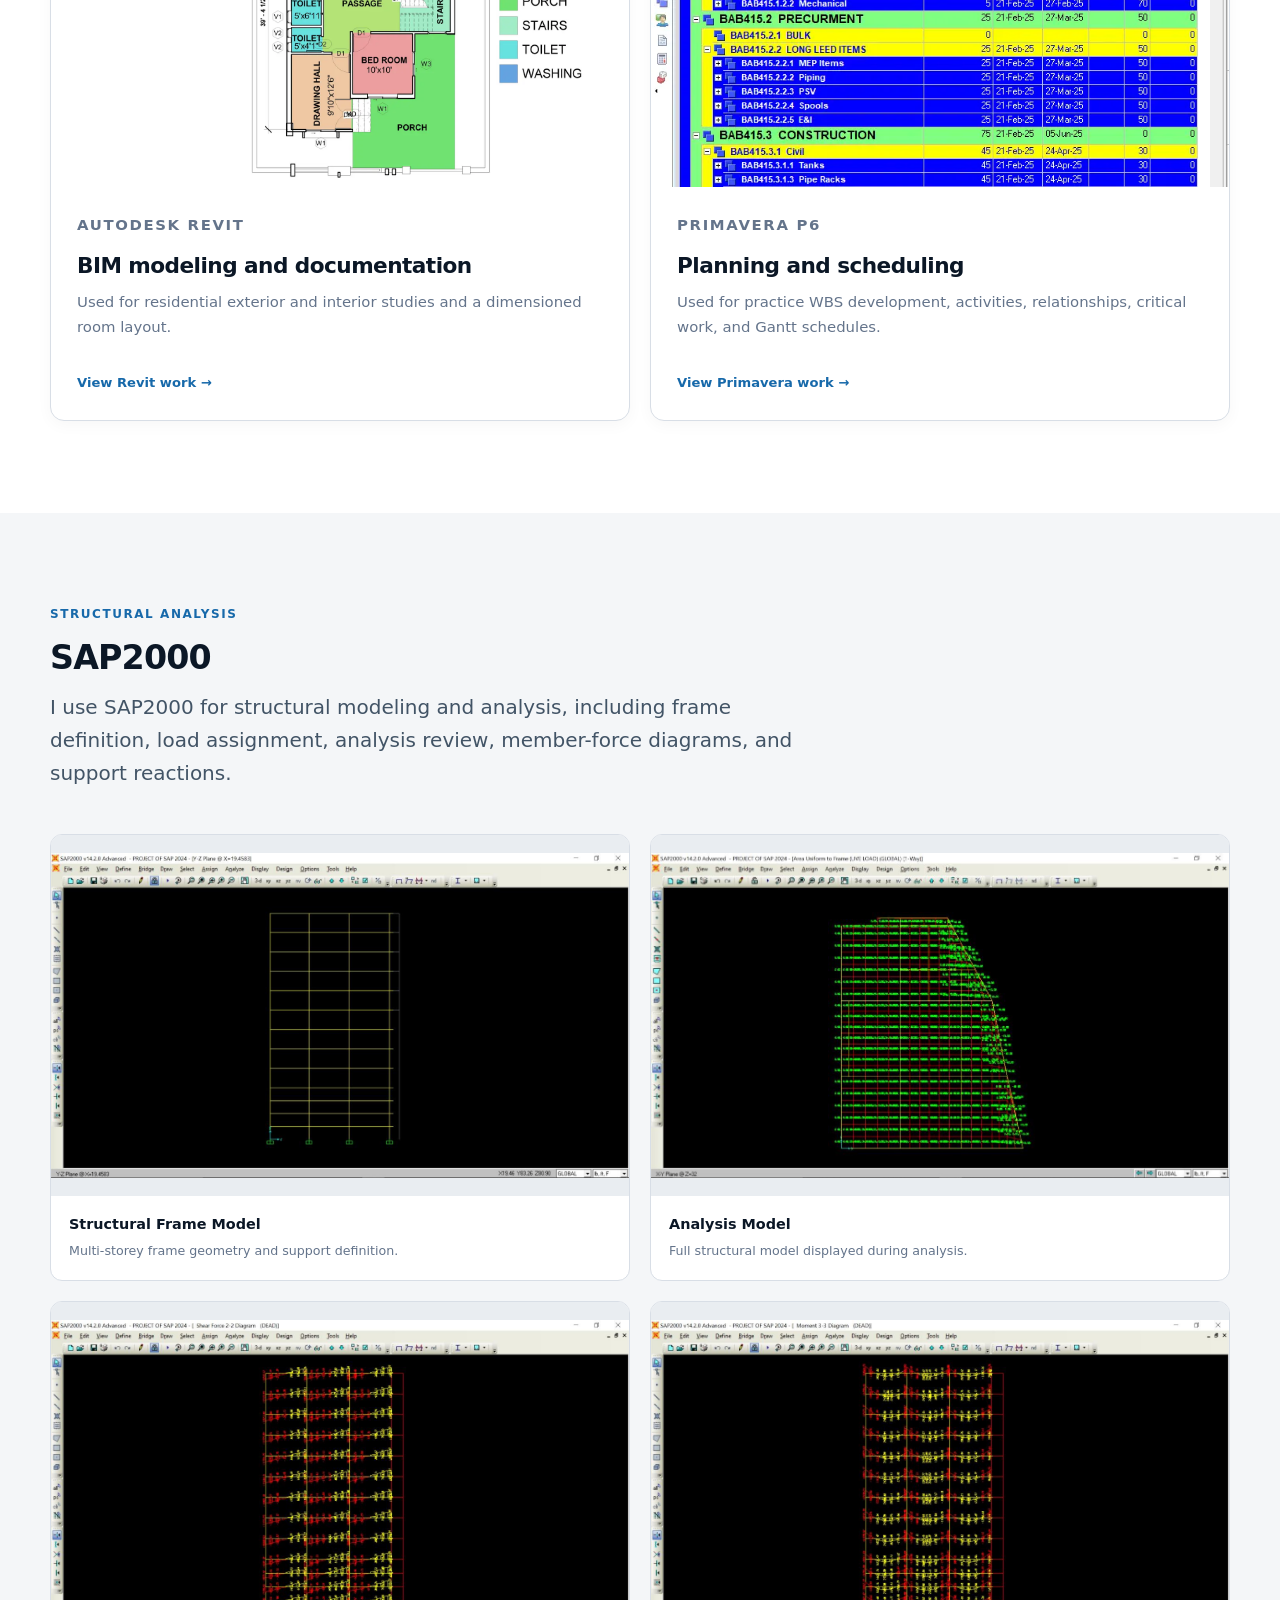
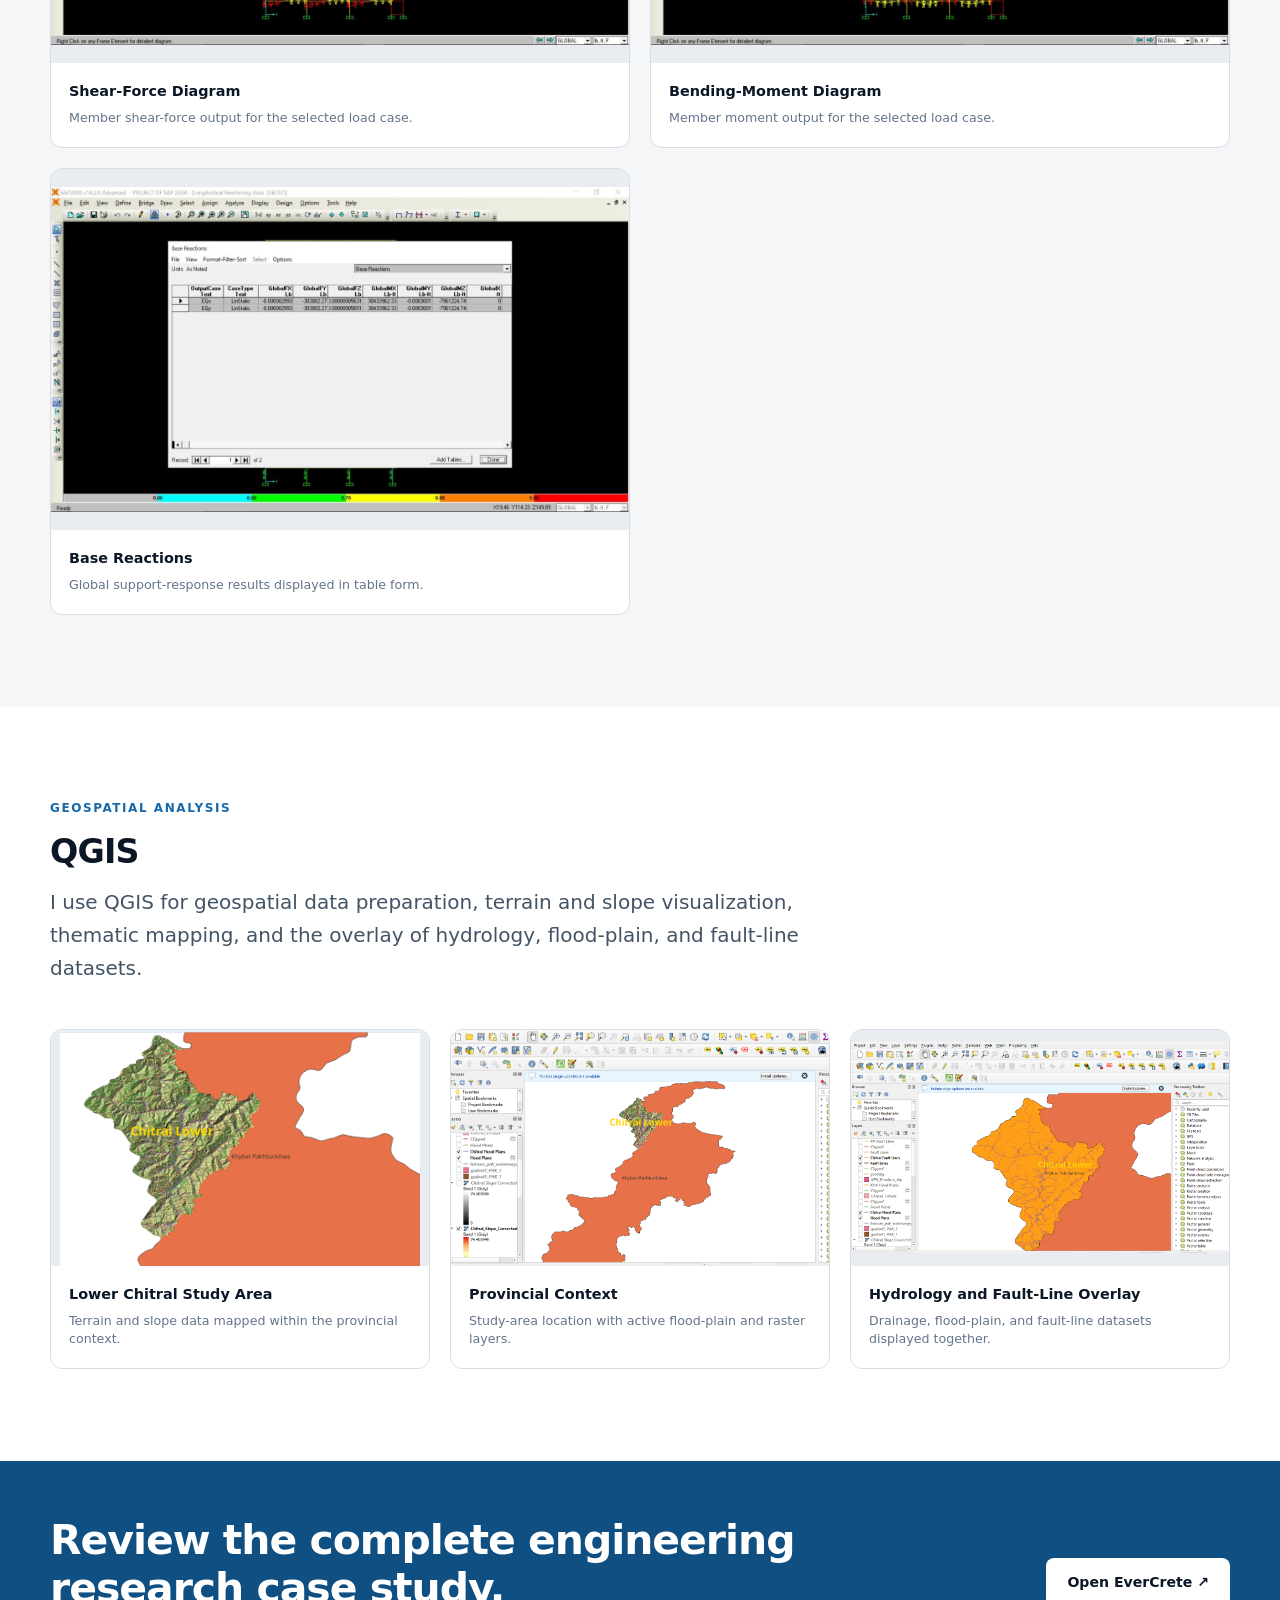
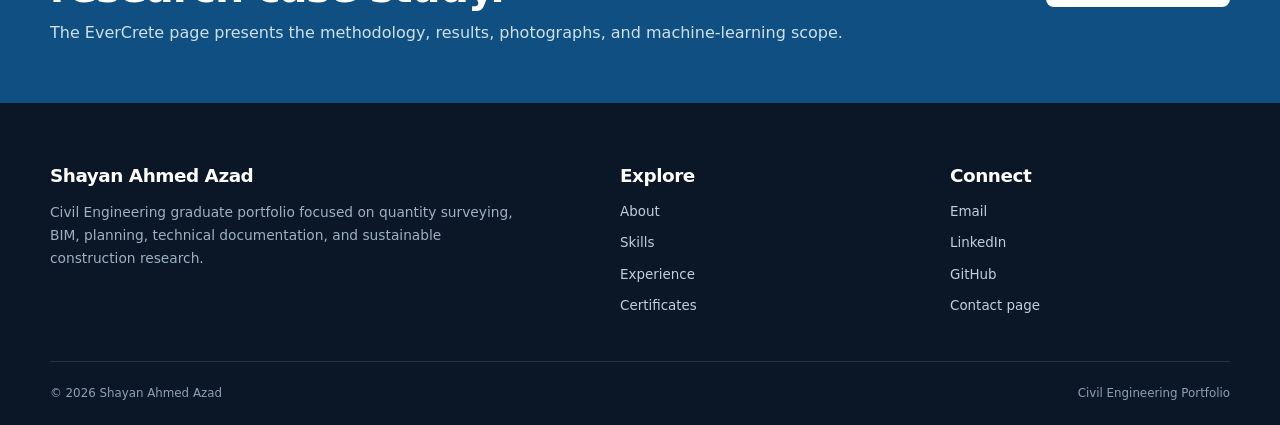
<file: skills/civil-engineering-software.html>
<!doctype html>
<html lang="en">
<head>
  <meta charset="utf-8">
  <meta name="viewport" content="width=device-width, initial-scale=1">
  <meta name="description" content="Civil Engineering software and analysis work by Shayan Ahmed Azad, including Excel, ImageJ, SAP2000, QGIS, Revit, and Primavera P6.">
  <title>Civil Engineering Software & Analysis | Shayan Ahmed Azad</title>
  <link rel="icon" href="../assets/favicon.svg" type="image/svg+xml">
  <link rel="stylesheet" href="../assets/css/styles.css">
</head>
<body>
  <a class="skip-link" href="#main">Skip to content</a>
  <header class="site-header"><div class="container header-inner"><a class="brand" href="../index.html"><span class="brand-mark">SA</span><span class="brand-copy"><strong>SHAYAN AHMED AZAD</strong><span>Civil Engineering Portfolio</span></span></a><button class="nav-toggle" type="button" data-nav-toggle aria-expanded="false" aria-controls="site-nav" aria-label="Open navigation"><span></span></button><nav class="site-nav" id="site-nav" data-nav aria-label="Primary navigation"><a href="../index.html">Home</a><a href="../about.html">About</a><a href="../skills.html" aria-current="page">Skills</a><a href="../experience.html">Experience</a><a href="../certificates.html">Certificates</a><a href="../contact.html">Contact</a><a class="nav-cta" href="../assets/documents/Shayan-Ahmed-Azad-CV.pdf" target="_blank" rel="noreferrer">View CV</a></nav></div></header>
  <main id="main">
    <section class="page-hero"><div class="container"><nav class="breadcrumb" aria-label="Breadcrumb"><a href="../index.html">Home</a><span>/</span><a href="../skills.html">Skills</a><span>/</span><span>Software & Analysis</span></nav><p class="eyebrow">Skill 05</p><h1>Civil Engineering Software & Analysis</h1><p class="lead">Digital tools I use for calculations, quantity documentation, structural analysis, geospatial mapping, image-based measurement, BIM, drafting, and project planning.</p></div></section>

    <section class="section"><div class="container"><div class="section-heading"><div><p class="eyebrow">Engineering Software</p><h2>Software I work with</h2><p class="lead">These tools support my Civil Engineering workflow across documentation, analysis, modeling, mapping, research, and project planning.</p></div></div><div class="card-grid two">
      <article class="card image-card"><div class="card-image"><img src="../assets/images/quantity-surveying/material-analysis.webp" alt="Excel material analysis worksheet" loading="lazy"></div><div class="card-body"><p class="card-kicker">Microsoft Excel</p><h3>Quantity and material documentation</h3><p>Used to organize takeoff dimensions, formulas, quantities, material analysis, and BOQ information.</p><span class="card-link"><a href="quantity-surveying.html">View quantity surveying work →</a></span></div></article>
      <article class="card image-card"><div class="card-image"><img src="../assets/images/fydp/imagej-analysis.webp" alt="ImageJ crack-width measurement" loading="lazy"></div><div class="card-body"><p class="card-kicker">ImageJ</p><h3>Crack-width measurement</h3><p>Used in the EverCrete FYDP to calibrate images and measure the same fixed crack location on Days 0, 7, 14, 21, and 28.</p><span class="card-link"><a href="../projects/fydp-evercrete.html" target="_blank" rel="noreferrer">View EverCrete case study ↗</a></span></div></article>
      <article class="card image-card"><div class="card-image"><img src="../assets/images/revit/dimensioned-layout.webp" alt="Dimensioned Revit room layout" loading="lazy"></div><div class="card-body"><p class="card-kicker">Autodesk Revit</p><h3>BIM modeling and documentation</h3><p>Used for residential exterior and interior studies and a dimensioned room layout.</p><span class="card-link"><a href="revit-bim.html">View Revit work →</a></span></div></article>
      <article class="card image-card"><div class="card-image"><img src="../assets/images/primavera/wbs.webp" alt="Primavera P6 work breakdown structure" loading="lazy"></div><div class="card-body"><p class="card-kicker">Primavera P6</p><h3>Planning and scheduling</h3><p>Used for practice WBS development, activities, relationships, critical work, and Gantt schedules.</p><span class="card-link"><a href="primavera-p6.html">View Primavera work →</a></span></div></article>
    </div></div></section>

    <section class="section section-wash"><div class="container"><div class="section-heading"><div><p class="eyebrow">Structural Analysis</p><h2>SAP2000</h2><p class="lead">I use SAP2000 for structural modeling and analysis, including frame definition, load assignment, analysis review, member-force diagrams, and support reactions.</p></div></div><div class="gallery">
      <article class="gallery-item"><button class="gallery-button" type="button" data-lightbox data-lightbox-src="../assets/images/software/sap2000-structural-frame.jpg" data-lightbox-alt="SAP2000 multi-storey structural frame model" data-lightbox-caption="Multi-storey structural frame geometry and support definition in SAP2000."><div class="gallery-media"><img src="../assets/images/software/sap2000-structural-frame.jpg" alt="SAP2000 multi-storey structural frame model" loading="lazy"></div></button><div class="gallery-caption"><strong>Structural Frame Model</strong><span>Multi-storey frame geometry and support definition.</span></div></article>
      <article class="gallery-item"><button class="gallery-button" type="button" data-lightbox data-lightbox-src="../assets/images/software/sap2000-analysis-model.jpg" data-lightbox-alt="SAP2000 structural analysis model" data-lightbox-caption="Full structural model displayed during analysis in SAP2000."><div class="gallery-media"><img src="../assets/images/software/sap2000-analysis-model.jpg" alt="SAP2000 structural analysis model" loading="lazy"></div></button><div class="gallery-caption"><strong>Analysis Model</strong><span>Full structural model displayed during analysis.</span></div></article>
      <article class="gallery-item"><button class="gallery-button" type="button" data-lightbox data-lightbox-src="../assets/images/software/sap2000-shear-force.jpg" data-lightbox-alt="SAP2000 shear-force diagram" data-lightbox-caption="Member shear-force output for the selected load case."><div class="gallery-media"><img src="../assets/images/software/sap2000-shear-force.jpg" alt="SAP2000 shear-force diagram" loading="lazy"></div></button><div class="gallery-caption"><strong>Shear-Force Diagram</strong><span>Member shear-force output for the selected load case.</span></div></article>
      <article class="gallery-item"><button class="gallery-button" type="button" data-lightbox data-lightbox-src="../assets/images/software/sap2000-bending-moment.jpg" data-lightbox-alt="SAP2000 bending-moment diagram" data-lightbox-caption="Member bending-moment output for the selected load case."><div class="gallery-media"><img src="../assets/images/software/sap2000-bending-moment.jpg" alt="SAP2000 bending-moment diagram" loading="lazy"></div></button><div class="gallery-caption"><strong>Bending-Moment Diagram</strong><span>Member moment output for the selected load case.</span></div></article>
      <article class="gallery-item"><button class="gallery-button" type="button" data-lightbox data-lightbox-src="../assets/images/software/sap2000-base-reactions.jpg" data-lightbox-alt="SAP2000 base-reaction results table" data-lightbox-caption="Base-reaction table used to review global support response."><div class="gallery-media"><img src="../assets/images/software/sap2000-base-reactions.jpg" alt="SAP2000 base-reaction results table" loading="lazy"></div></button><div class="gallery-caption"><strong>Base Reactions</strong><span>Global support-response results displayed in table form.</span></div></article>
    </div></div></section>

    <section class="section"><div class="container"><div class="section-heading"><div><p class="eyebrow">Geospatial Analysis</p><h2>QGIS</h2><p class="lead">I use QGIS for geospatial data preparation, terrain and slope visualization, thematic mapping, and the overlay of hydrology, flood-plain, and fault-line datasets.</p></div></div><div class="gallery three">
      <article class="gallery-item"><button class="gallery-button" type="button" data-lightbox data-lightbox-src="../assets/images/software/qgis-lower-chitral-study-area.png" data-lightbox-alt="QGIS terrain map of Lower Chitral" data-lightbox-caption="Lower Chitral study area mapped within Khyber Pakhtunkhwa using terrain and slope data."><div class="gallery-media"><img src="../assets/images/software/qgis-lower-chitral-study-area.png" alt="QGIS terrain map of Lower Chitral" loading="lazy"></div></button><div class="gallery-caption"><strong>Lower Chitral Study Area</strong><span>Terrain and slope data mapped within the provincial context.</span></div></article>
      <article class="gallery-item"><button class="gallery-button" type="button" data-lightbox data-lightbox-src="../assets/images/software/qgis-provincial-context.png" data-lightbox-alt="QGIS workspace showing Lower Chitral in Khyber Pakhtunkhwa" data-lightbox-caption="QGIS workspace showing the Lower Chitral study area with active flood-plain and raster layers."><div class="gallery-media"><img src="../assets/images/software/qgis-provincial-context.png" alt="QGIS workspace showing Lower Chitral in Khyber Pakhtunkhwa" loading="lazy"></div></button><div class="gallery-caption"><strong>Provincial Context</strong><span>Study-area location with active flood-plain and raster layers.</span></div></article>
      <article class="gallery-item"><button class="gallery-button" type="button" data-lightbox data-lightbox-src="../assets/images/software/qgis-hydrology-fault-lines.png" data-lightbox-alt="QGIS map of hydrology and fault-line layers in Lower Chitral" data-lightbox-caption="Lower Chitral map combining drainage, flood-plain, and fault-line datasets."><div class="gallery-media"><img src="../assets/images/software/qgis-hydrology-fault-lines.png" alt="QGIS map of hydrology and fault-line layers in Lower Chitral" loading="lazy"></div></button><div class="gallery-caption"><strong>Hydrology and Fault-Line Overlay</strong><span>Drainage, flood-plain, and fault-line datasets displayed together.</span></div></article>
    </div></div></section>

    <section class="cta-band"><div class="container cta-inner"><div><h2>Review the complete engineering research case study.</h2><p>The EverCrete page presents the methodology, results, photographs, and machine-learning scope.</p></div><a class="button button-light" href="../projects/fydp-evercrete.html" target="_blank" rel="noreferrer">Open EverCrete ↗</a></div></section>
  </main>
  <footer class="site-footer"><div class="container footer-grid"><div><h2>Shayan Ahmed Azad</h2><p>Civil Engineering graduate portfolio focused on quantity surveying, BIM, planning, technical documentation, and sustainable construction research.</p></div><div><h2>Explore</h2><div class="footer-links"><a href="../about.html">About</a><a href="../skills.html">Skills</a><a href="../experience.html">Experience</a><a href="../certificates.html">Certificates</a></div></div><div><h2>Connect</h2><div class="footer-links"><a href="mailto:azadshayan23@gmail.com">Email</a><a href="https://linkedin.com/in/shayanahmedazad" target="_blank" rel="noreferrer">LinkedIn</a><a href="https://github.com/azadshayan23-web" target="_blank" rel="noreferrer">GitHub</a><a href="../contact.html">Contact page</a></div></div></div><div class="container footer-bottom"><span>© <span data-year>2026</span> Shayan Ahmed Azad</span><span>Civil Engineering Portfolio</span></div></footer>
  <script src="../assets/js/site.js"></script>
</body>
</html>
</file>
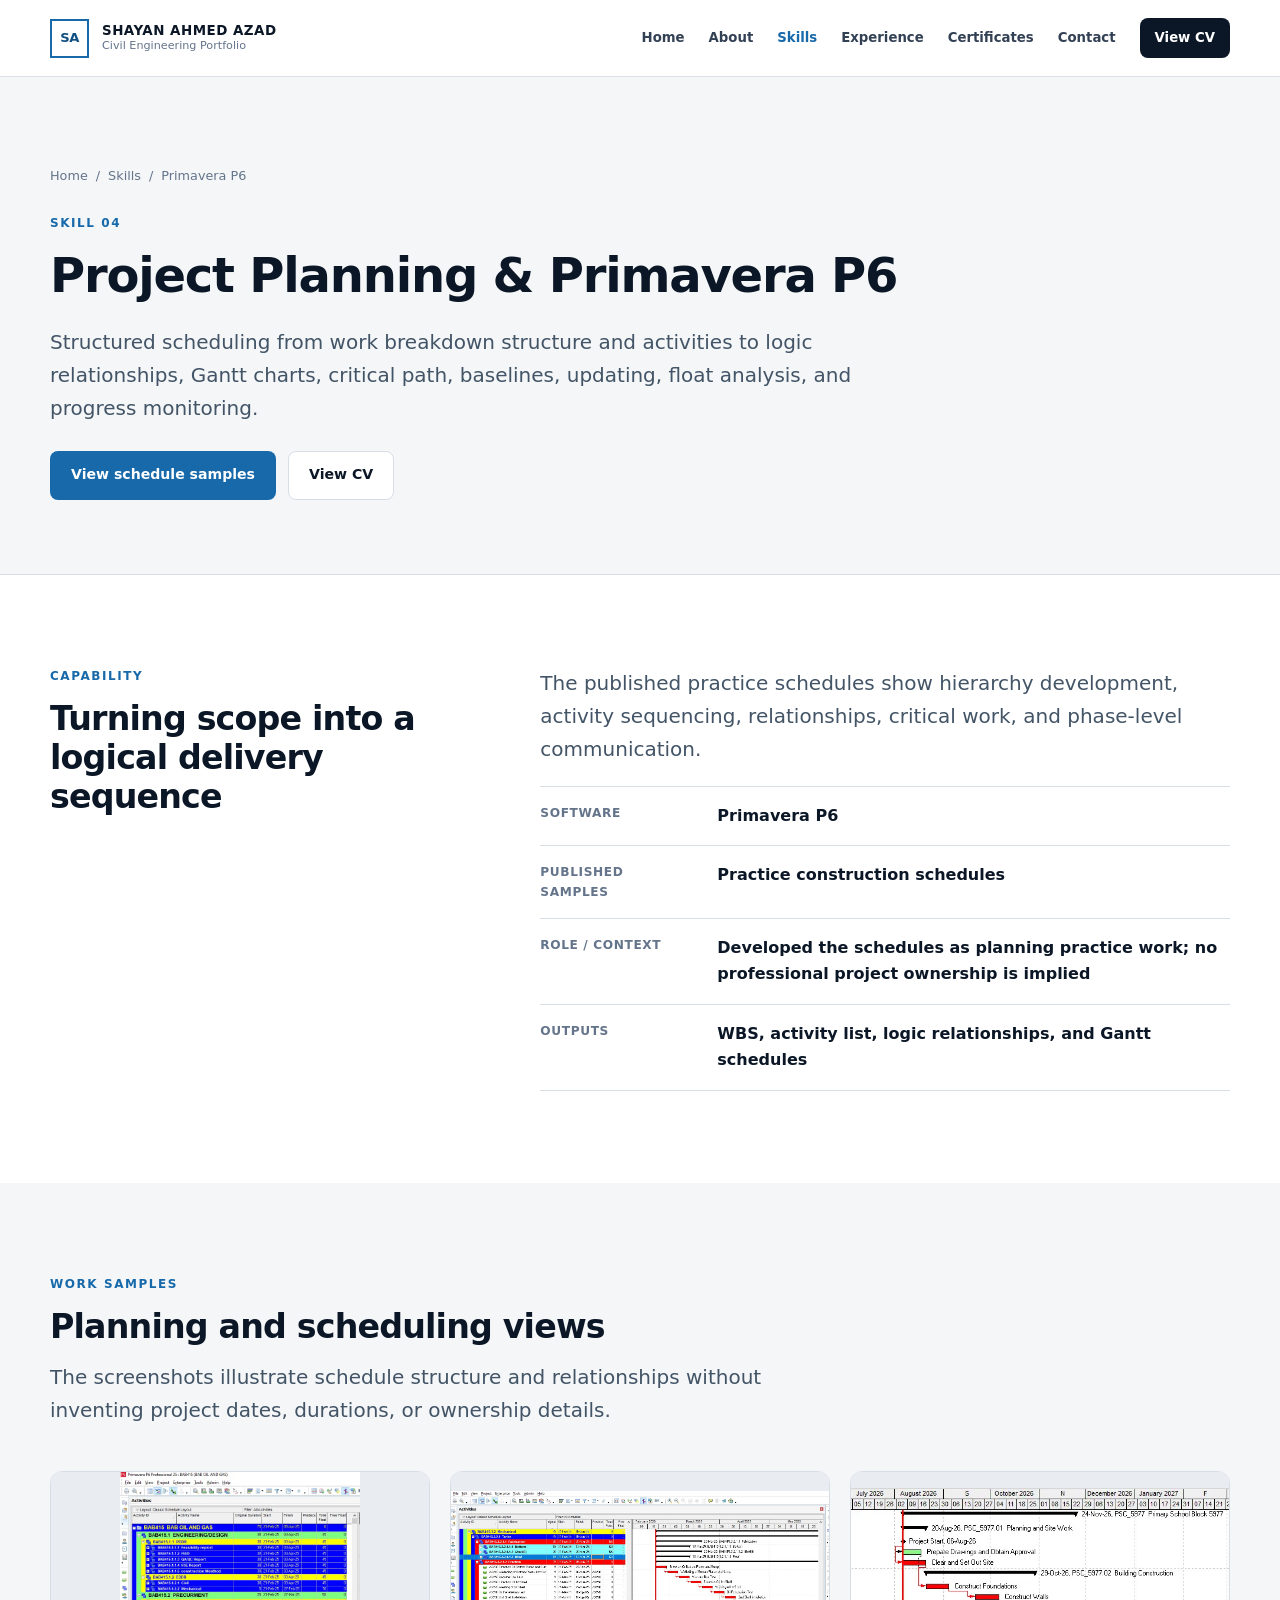
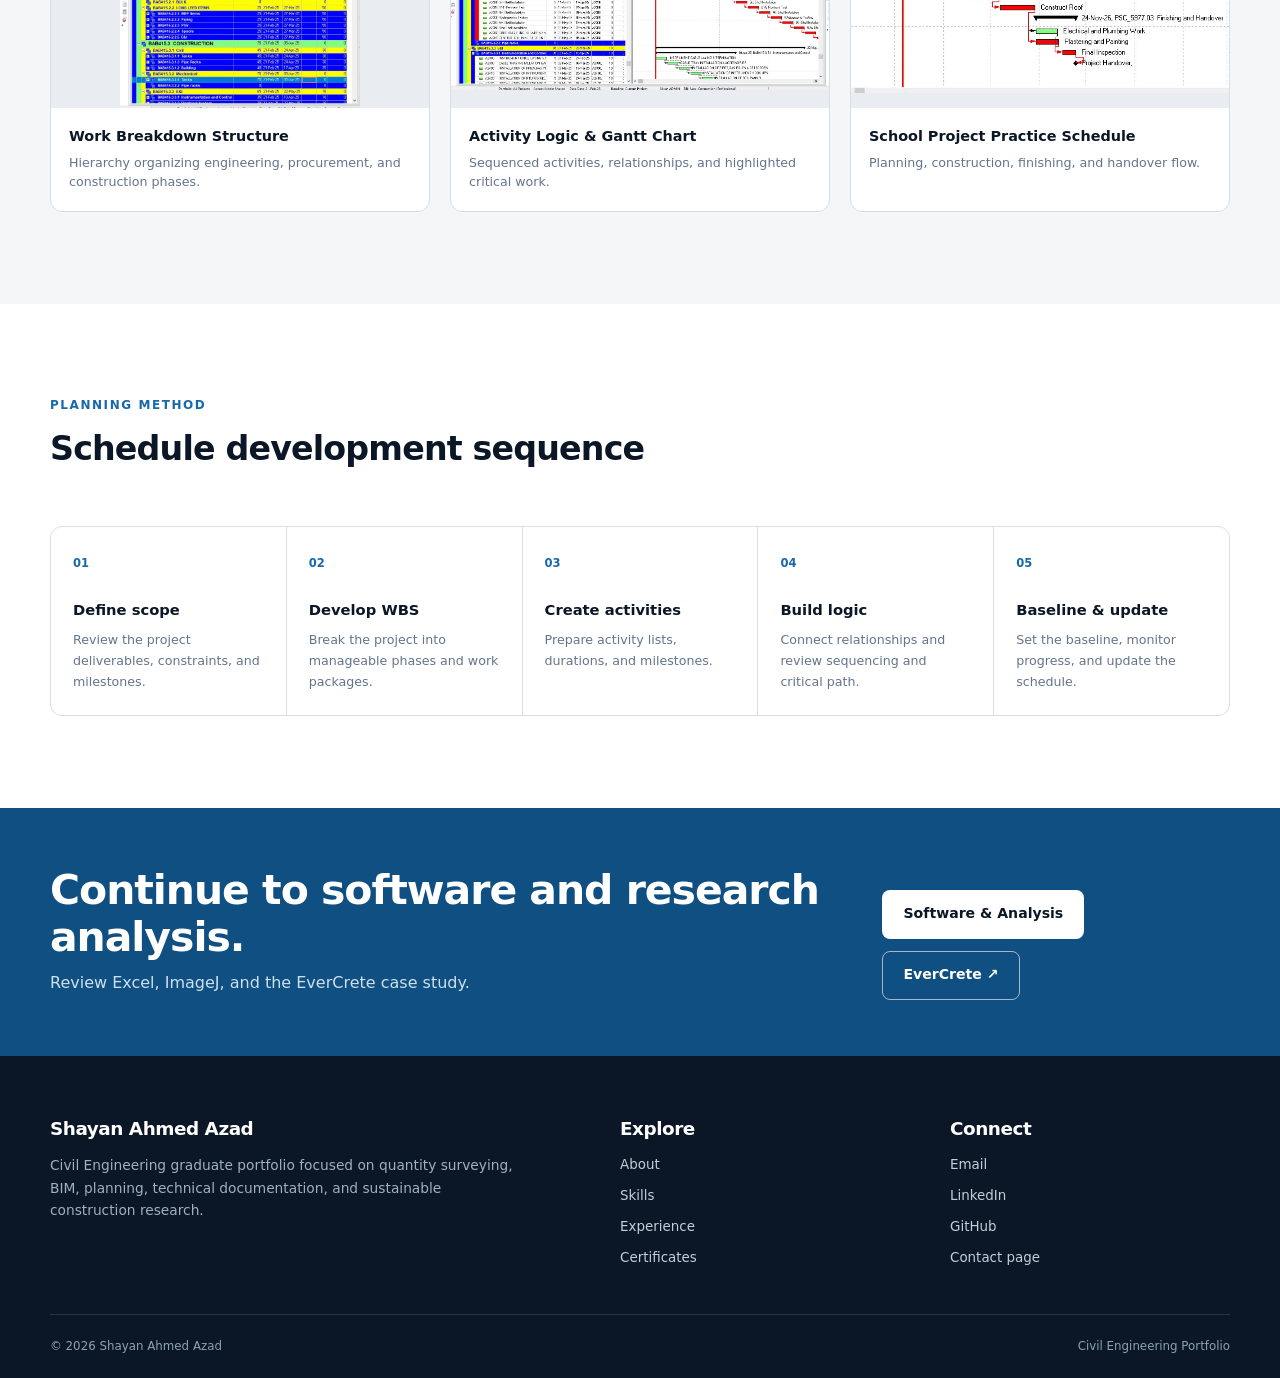
<file: skills/primavera-p6.html>
<!doctype html>
<html lang="en">
<head>
  <meta charset="utf-8">
  <meta name="viewport" content="width=device-width, initial-scale=1">
  <meta name="description" content="Project planning and Primavera P6 work samples by Shayan Ahmed Azad, including WBS, activity logic, critical path, and Gantt schedules.">
  <title>Project Planning & Primavera P6 | Shayan Ahmed Azad</title>
  <link rel="icon" href="../assets/favicon.svg" type="image/svg+xml">
  <link rel="stylesheet" href="../assets/css/styles.css">
</head>
<body>
  <a class="skip-link" href="#main">Skip to content</a>
  <header class="site-header"><div class="container header-inner"><a class="brand" href="../index.html"><span class="brand-mark">SA</span><span class="brand-copy"><strong>SHAYAN AHMED AZAD</strong><span>Civil Engineering Portfolio</span></span></a><button class="nav-toggle" type="button" data-nav-toggle aria-expanded="false" aria-controls="site-nav" aria-label="Open navigation"><span></span></button><nav class="site-nav" id="site-nav" data-nav aria-label="Primary navigation"><a href="../index.html">Home</a><a href="../about.html">About</a><a href="../skills.html" aria-current="page">Skills</a><a href="../experience.html">Experience</a><a href="../certificates.html">Certificates</a><a href="../contact.html">Contact</a><a class="nav-cta" href="../assets/documents/Shayan-Ahmed-Azad-CV.pdf" target="_blank" rel="noreferrer">View CV</a></nav></div></header>
  <main id="main">
    <section class="page-hero"><div class="container"><nav class="breadcrumb" aria-label="Breadcrumb"><a href="../index.html">Home</a><span>/</span><a href="../skills.html">Skills</a><span>/</span><span>Primavera P6</span></nav><p class="eyebrow">Skill 04</p><h1>Project Planning & Primavera P6</h1><p class="lead">Structured scheduling from work breakdown structure and activities to logic relationships, Gantt charts, critical path, baselines, updating, float analysis, and progress monitoring.</p><div class="toolbar"><a class="button button-primary" href="#work-samples">View schedule samples</a><a class="button button-outline-dark" href="../assets/documents/Shayan-Ahmed-Azad-CV.pdf" target="_blank" rel="noreferrer">View CV</a></div></div></section>

    <section class="section"><div class="container split"><div class="sticky"><p class="eyebrow">Capability</p><h2>Turning scope into a logical delivery sequence</h2></div><div><p class="lead">The published practice schedules show hierarchy development, activity sequencing, relationships, critical work, and phase-level communication.</p><dl class="fact-list"><div><dt>Software</dt><dd>Primavera P6</dd></div><div><dt>Published samples</dt><dd>Practice construction schedules</dd></div><div><dt>Role / context</dt><dd>Developed the schedules as planning practice work; no professional project ownership is implied</dd></div><div><dt>Outputs</dt><dd>WBS, activity list, logic relationships, and Gantt schedules</dd></div></dl></div></div></section>

    <section class="section section-wash" id="work-samples"><div class="container"><div class="section-heading"><div><p class="eyebrow">Work Samples</p><h2>Planning and scheduling views</h2><p class="lead">The screenshots illustrate schedule structure and relationships without inventing project dates, durations, or ownership details.</p></div></div><div class="gallery three">
      <article class="gallery-item"><button class="gallery-button" type="button" data-lightbox data-lightbox-src="../assets/images/primavera/wbs.webp" data-lightbox-alt="Primavera P6 work breakdown structure" data-lightbox-caption="WBS hierarchy organizing engineering, procurement, and construction phases."><div class="gallery-media"><img src="../assets/images/primavera/wbs.webp" alt="Primavera P6 work breakdown structure" loading="lazy"></div></button><div class="gallery-caption"><strong>Work Breakdown Structure</strong><span>Hierarchy organizing engineering, procurement, and construction phases.</span></div></article>
      <article class="gallery-item"><button class="gallery-button" type="button" data-lightbox data-lightbox-src="../assets/images/primavera/activity-logic.webp" data-lightbox-alt="Primavera P6 activity table and Gantt chart" data-lightbox-caption="Activity sequence and Gantt logic with critical work highlighted."><div class="gallery-media"><img src="../assets/images/primavera/activity-logic.webp" alt="Primavera P6 activity table and Gantt chart" loading="lazy"></div></button><div class="gallery-caption"><strong>Activity Logic & Gantt Chart</strong><span>Sequenced activities, relationships, and highlighted critical work.</span></div></article>
      <article class="gallery-item"><button class="gallery-button" type="button" data-lightbox data-lightbox-src="../assets/images/primavera/school-schedule.webp" data-lightbox-alt="Primavera P6 primary school practice schedule" data-lightbox-caption="Practice schedule showing planning, construction, finishing, and handover flow."><div class="gallery-media"><img src="../assets/images/primavera/school-schedule.webp" alt="Primavera P6 primary school practice schedule" loading="lazy"></div></button><div class="gallery-caption"><strong>School Project Practice Schedule</strong><span>Planning, construction, finishing, and handover flow.</span></div></article>
    </div></div></section>

    <section class="section"><div class="container"><div class="section-heading"><div><p class="eyebrow">Planning Method</p><h2>Schedule development sequence</h2></div></div><div class="process"><div><span>01</span><strong>Define scope</strong><p>Review the project deliverables, constraints, and milestones.</p></div><div><span>02</span><strong>Develop WBS</strong><p>Break the project into manageable phases and work packages.</p></div><div><span>03</span><strong>Create activities</strong><p>Prepare activity lists, durations, and milestones.</p></div><div><span>04</span><strong>Build logic</strong><p>Connect relationships and review sequencing and critical path.</p></div><div><span>05</span><strong>Baseline & update</strong><p>Set the baseline, monitor progress, and update the schedule.</p></div></div></div></section>


    <section class="cta-band"><div class="container cta-inner"><div><h2>Continue to software and research analysis.</h2><p>Review Excel, ImageJ, and the EverCrete case study.</p></div><div class="toolbar"><a class="button button-light" href="civil-engineering-software.html">Software & Analysis</a><a class="button button-outline" href="../projects/fydp-evercrete.html" target="_blank" rel="noreferrer">EverCrete ↗</a></div></div></section>
  </main>
  <footer class="site-footer"><div class="container footer-grid"><div><h2>Shayan Ahmed Azad</h2><p>Civil Engineering graduate portfolio focused on quantity surveying, BIM, planning, technical documentation, and sustainable construction research.</p></div><div><h2>Explore</h2><div class="footer-links"><a href="../about.html">About</a><a href="../skills.html">Skills</a><a href="../experience.html">Experience</a><a href="../certificates.html">Certificates</a></div></div><div><h2>Connect</h2><div class="footer-links"><a href="mailto:azadshayan23@gmail.com">Email</a><a href="https://linkedin.com/in/shayanahmedazad" target="_blank" rel="noreferrer">LinkedIn</a><a href="https://github.com/azadshayan23-web" target="_blank" rel="noreferrer">GitHub</a><a href="../contact.html">Contact page</a></div></div></div><div class="container footer-bottom"><span>© <span data-year>2026</span> Shayan Ahmed Azad</span><span>Civil Engineering Portfolio</span></div></footer>
  <script src="../assets/js/site.js"></script>
</body>
</html>
</file>
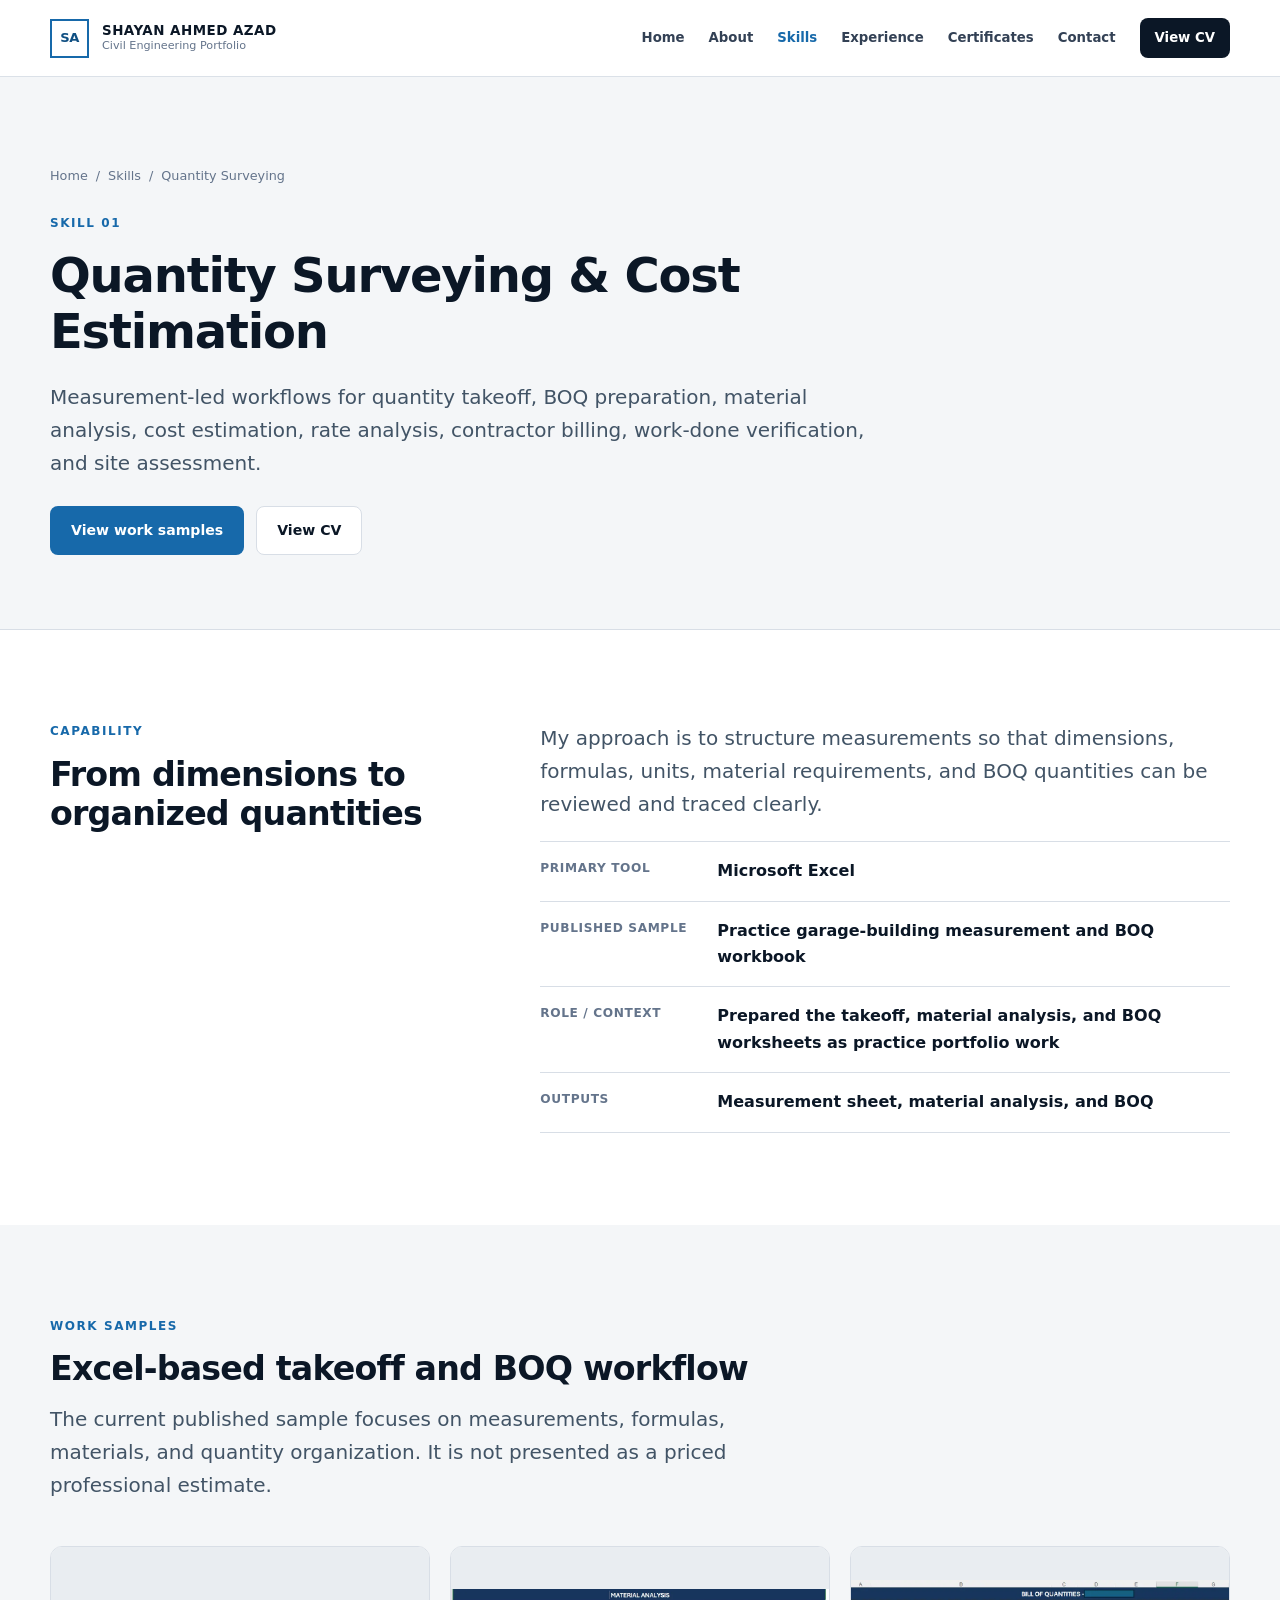
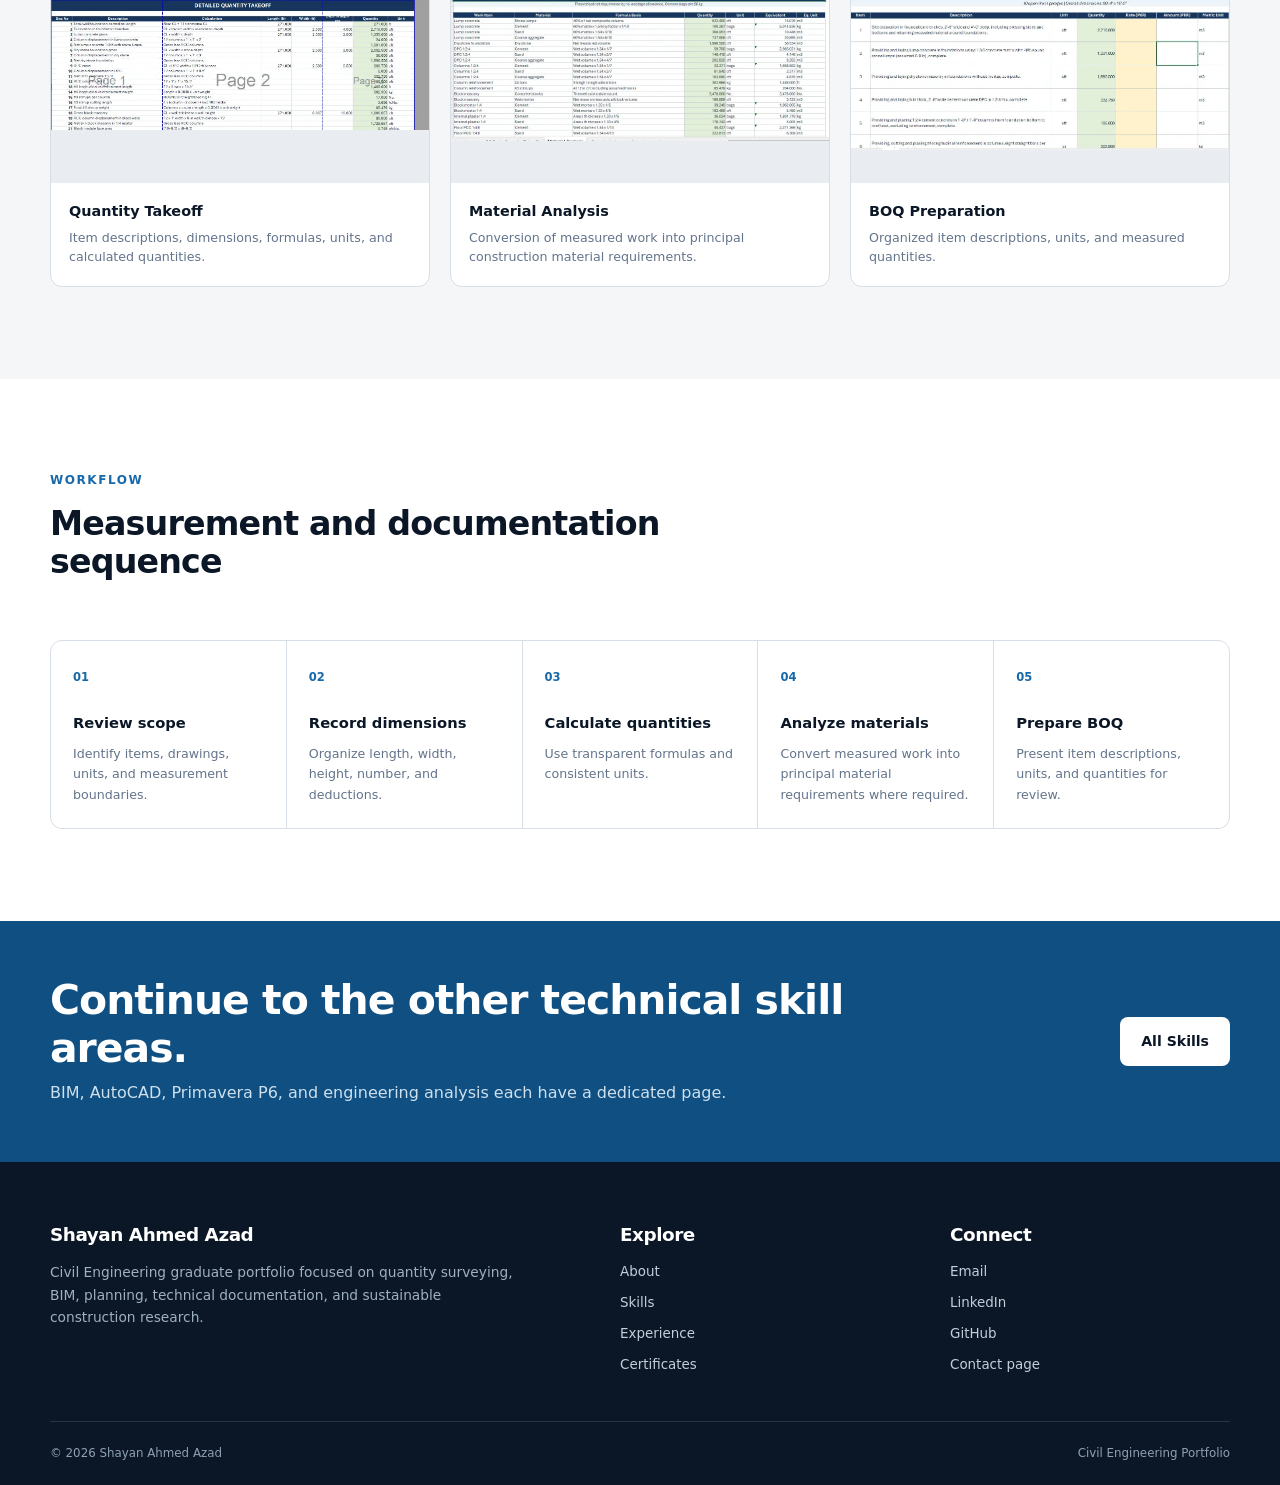
<file: skills/quantity-surveying.html>
<!doctype html>
<html lang="en">
<head>
  <meta charset="utf-8">
  <meta name="viewport" content="width=device-width, initial-scale=1">
  <meta name="description" content="Quantity surveying and cost estimation work samples by Shayan Ahmed Azad, including quantity takeoff, BOQ preparation, and material analysis.">
  <title>Quantity Surveying & Cost Estimation | Shayan Ahmed Azad</title>
  <link rel="icon" href="../assets/favicon.svg" type="image/svg+xml">
  <link rel="stylesheet" href="../assets/css/styles.css">
</head>
<body>
  <a class="skip-link" href="#main">Skip to content</a>
  <header class="site-header"><div class="container header-inner"><a class="brand" href="../index.html"><span class="brand-mark">SA</span><span class="brand-copy"><strong>SHAYAN AHMED AZAD</strong><span>Civil Engineering Portfolio</span></span></a><button class="nav-toggle" type="button" data-nav-toggle aria-expanded="false" aria-controls="site-nav" aria-label="Open navigation"><span></span></button><nav class="site-nav" id="site-nav" data-nav aria-label="Primary navigation"><a href="../index.html">Home</a><a href="../about.html">About</a><a href="../skills.html" aria-current="page">Skills</a><a href="../experience.html">Experience</a><a href="../certificates.html">Certificates</a><a href="../contact.html">Contact</a><a class="nav-cta" href="../assets/documents/Shayan-Ahmed-Azad-CV.pdf" target="_blank" rel="noreferrer">View CV</a></nav></div></header>
  <main id="main">
    <section class="page-hero"><div class="container"><nav class="breadcrumb" aria-label="Breadcrumb"><a href="../index.html">Home</a><span>/</span><a href="../skills.html">Skills</a><span>/</span><span>Quantity Surveying</span></nav><p class="eyebrow">Skill 01</p><h1>Quantity Surveying & Cost Estimation</h1><p class="lead">Measurement-led workflows for quantity takeoff, BOQ preparation, material analysis, cost estimation, rate analysis, contractor billing, work-done verification, and site assessment.</p><div class="toolbar"><a class="button button-primary" href="#work-samples">View work samples</a><a class="button button-outline-dark" href="../assets/documents/Shayan-Ahmed-Azad-CV.pdf" target="_blank" rel="noreferrer">View CV</a></div></div></section>

    <section class="section"><div class="container split"><div class="sticky"><p class="eyebrow">Capability</p><h2>From dimensions to organized quantities</h2></div><div><p class="lead">My approach is to structure measurements so that dimensions, formulas, units, material requirements, and BOQ quantities can be reviewed and traced clearly.</p><dl class="fact-list"><div><dt>Primary tool</dt><dd>Microsoft Excel</dd></div><div><dt>Published sample</dt><dd>Practice garage-building measurement and BOQ workbook</dd></div><div><dt>Role / context</dt><dd>Prepared the takeoff, material analysis, and BOQ worksheets as practice portfolio work</dd></div><div><dt>Outputs</dt><dd>Measurement sheet, material analysis, and BOQ</dd></div></dl></div></div></section>

    <section class="section section-wash" id="work-samples">
      <div class="container">
        <div class="section-heading"><div><p class="eyebrow">Work Samples</p><h2>Excel-based takeoff and BOQ workflow</h2><p class="lead">The current published sample focuses on measurements, formulas, materials, and quantity organization. It is not presented as a priced professional estimate.</p></div></div>
        <div class="gallery three">
          <article class="gallery-item"><button class="gallery-button" type="button" data-lightbox data-lightbox-src="../assets/images/quantity-surveying/quantity-takeoff.webp" data-lightbox-alt="Detailed Excel quantity takeoff sheet" data-lightbox-caption="Detailed takeoff sheet showing item descriptions, dimensions, formulas, units, and calculated quantities."><div class="gallery-media"><img src="../assets/images/quantity-surveying/quantity-takeoff.webp" alt="Detailed Excel quantity takeoff sheet" loading="lazy"></div></button><div class="gallery-caption"><strong>Quantity Takeoff</strong><span>Item descriptions, dimensions, formulas, units, and calculated quantities.</span></div></article>
          <article class="gallery-item"><button class="gallery-button" type="button" data-lightbox data-lightbox-src="../assets/images/quantity-surveying/material-analysis.webp" data-lightbox-alt="Excel material analysis worksheet" data-lightbox-caption="Material analysis converting measured work into cement, sand, aggregate, reinforcement, and block requirements."><div class="gallery-media"><img src="../assets/images/quantity-surveying/material-analysis.webp" alt="Excel material analysis worksheet" loading="lazy"></div></button><div class="gallery-caption"><strong>Material Analysis</strong><span>Conversion of measured work into principal construction material requirements.</span></div></article>
          <article class="gallery-item"><button class="gallery-button" type="button" data-lightbox data-lightbox-src="../assets/images/quantity-surveying/boq-worksheet.webp" data-lightbox-alt="Bill of quantities worksheet" data-lightbox-caption="BOQ structure showing item descriptions, units, and measured quantities."><div class="gallery-media"><img src="../assets/images/quantity-surveying/boq-worksheet.webp" alt="Bill of quantities worksheet" loading="lazy"></div></button><div class="gallery-caption"><strong>BOQ Preparation</strong><span>Organized item descriptions, units, and measured quantities.</span></div></article>
        </div>
      </div>
    </section>

    <section class="section"><div class="container"><div class="section-heading"><div><p class="eyebrow">Workflow</p><h2>Measurement and documentation sequence</h2></div></div><div class="process"><div><span>01</span><strong>Review scope</strong><p>Identify items, drawings, units, and measurement boundaries.</p></div><div><span>02</span><strong>Record dimensions</strong><p>Organize length, width, height, number, and deductions.</p></div><div><span>03</span><strong>Calculate quantities</strong><p>Use transparent formulas and consistent units.</p></div><div><span>04</span><strong>Analyze materials</strong><p>Convert measured work into principal material requirements where required.</p></div><div><span>05</span><strong>Prepare BOQ</strong><p>Present item descriptions, units, and quantities for review.</p></div></div></div></section>


    <section class="cta-band"><div class="container cta-inner"><div><h2>Continue to the other technical skill areas.</h2><p>BIM, AutoCAD, Primavera P6, and engineering analysis each have a dedicated page.</p></div><a class="button button-light" href="../skills.html">All Skills</a></div></section>
  </main>
  <footer class="site-footer"><div class="container footer-grid"><div><h2>Shayan Ahmed Azad</h2><p>Civil Engineering graduate portfolio focused on quantity surveying, BIM, planning, technical documentation, and sustainable construction research.</p></div><div><h2>Explore</h2><div class="footer-links"><a href="../about.html">About</a><a href="../skills.html">Skills</a><a href="../experience.html">Experience</a><a href="../certificates.html">Certificates</a></div></div><div><h2>Connect</h2><div class="footer-links"><a href="mailto:azadshayan23@gmail.com">Email</a><a href="https://linkedin.com/in/shayanahmedazad" target="_blank" rel="noreferrer">LinkedIn</a><a href="https://github.com/azadshayan23-web" target="_blank" rel="noreferrer">GitHub</a><a href="../contact.html">Contact page</a></div></div></div><div class="container footer-bottom"><span>© <span data-year>2026</span> Shayan Ahmed Azad</span><span>Civil Engineering Portfolio</span></div></footer>
  <script src="../assets/js/site.js"></script>
</body>
</html>
</file>
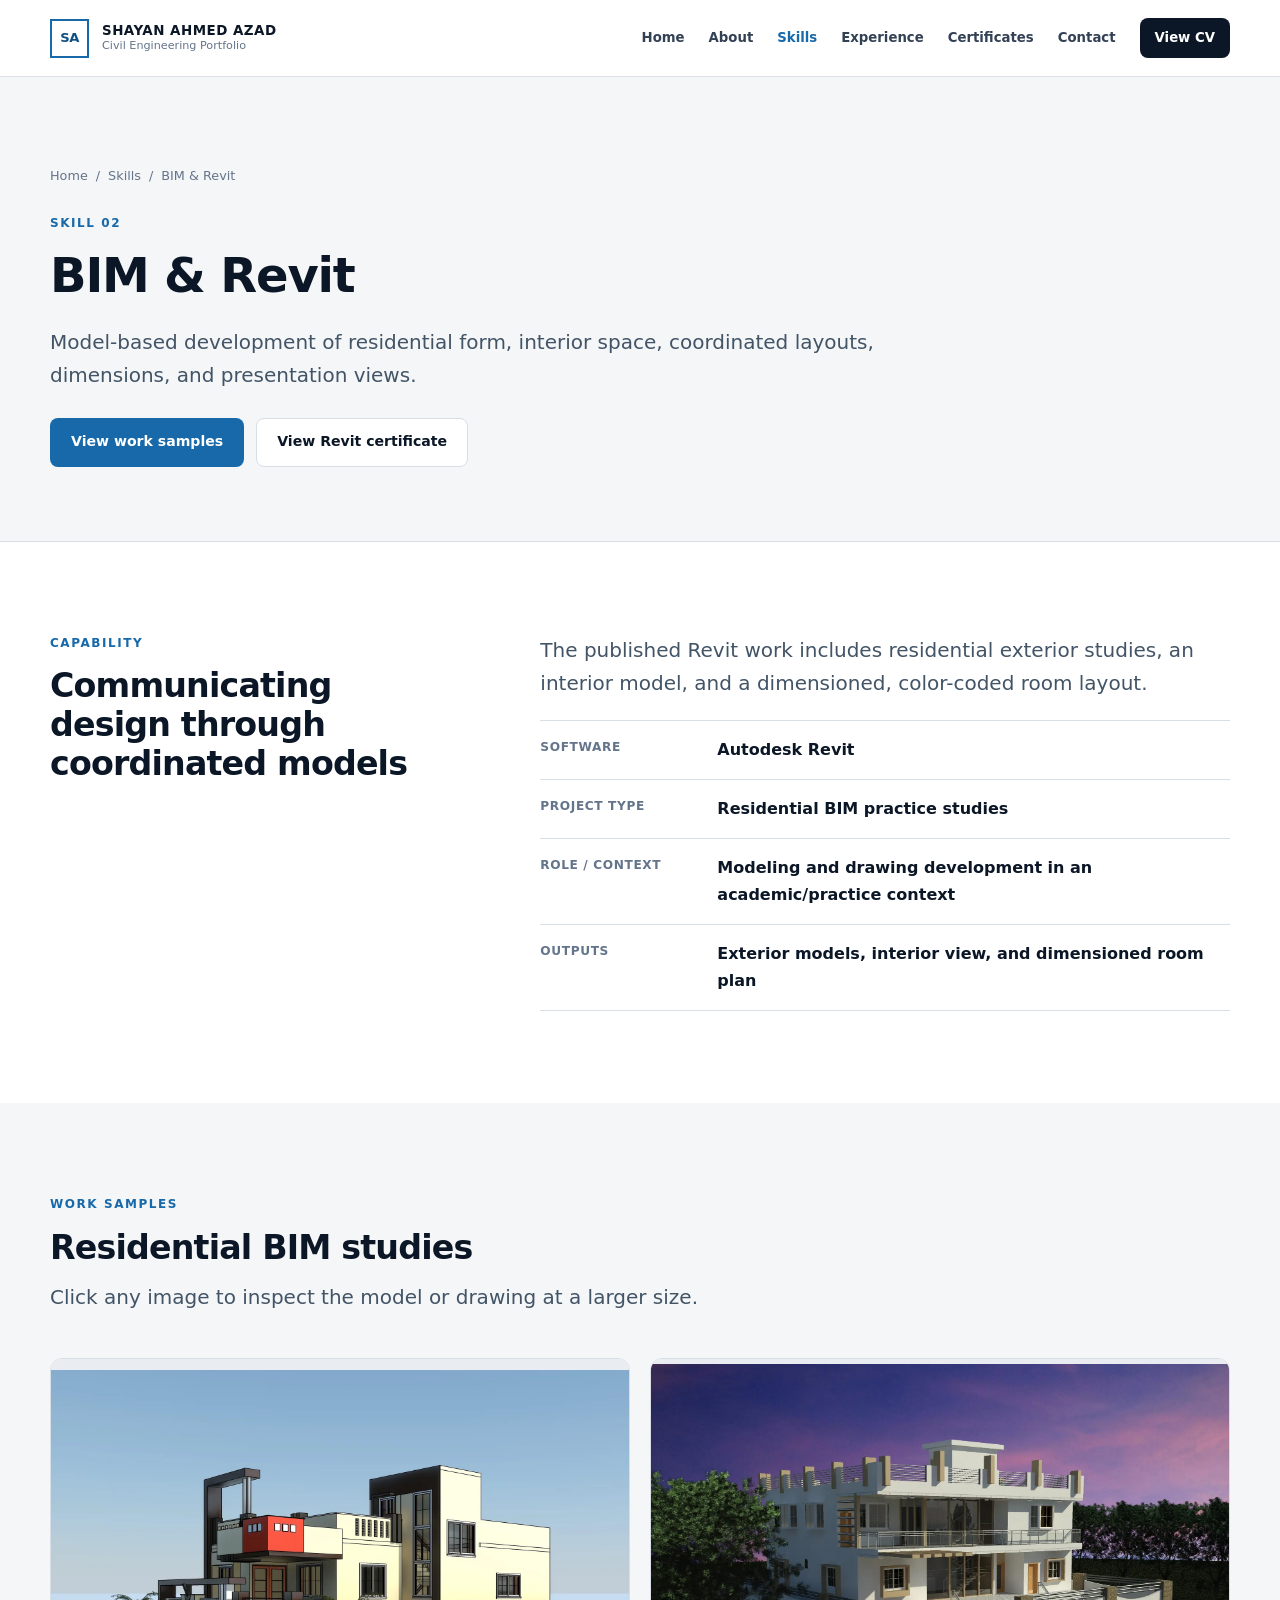
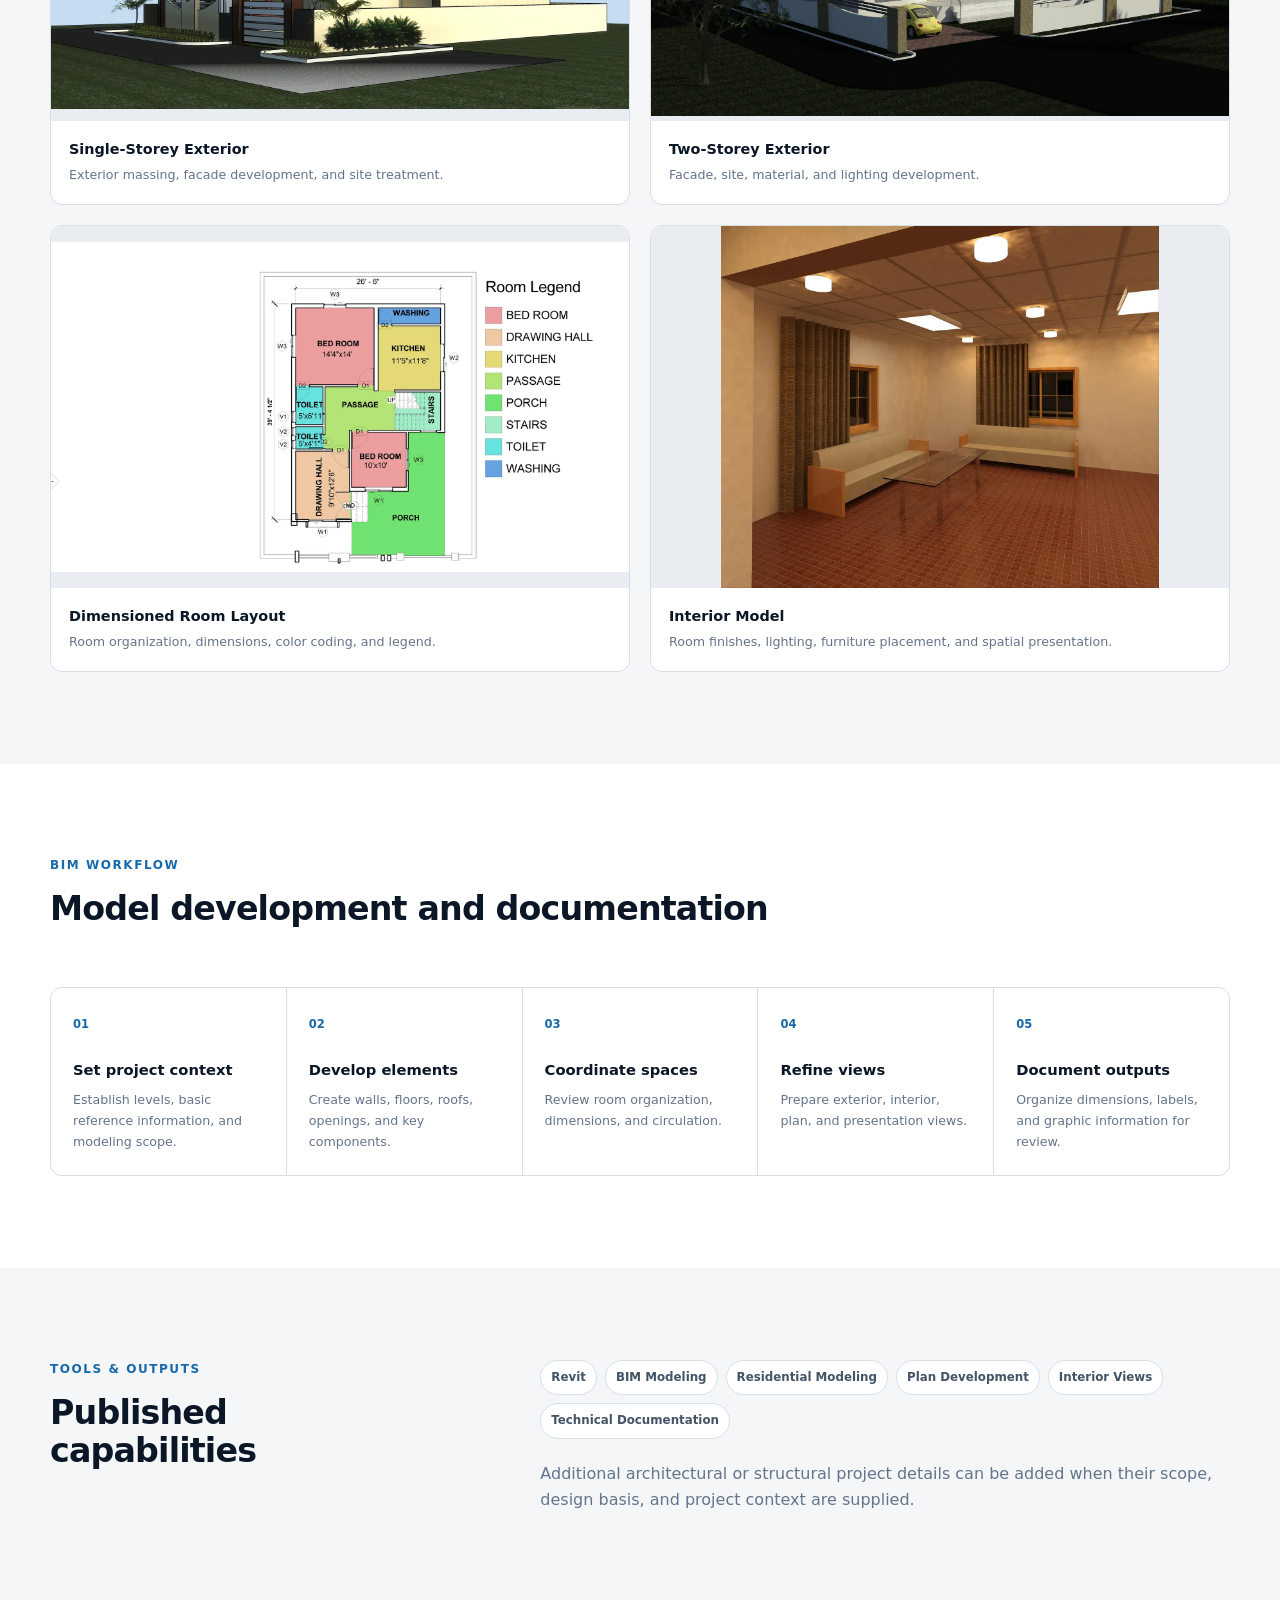
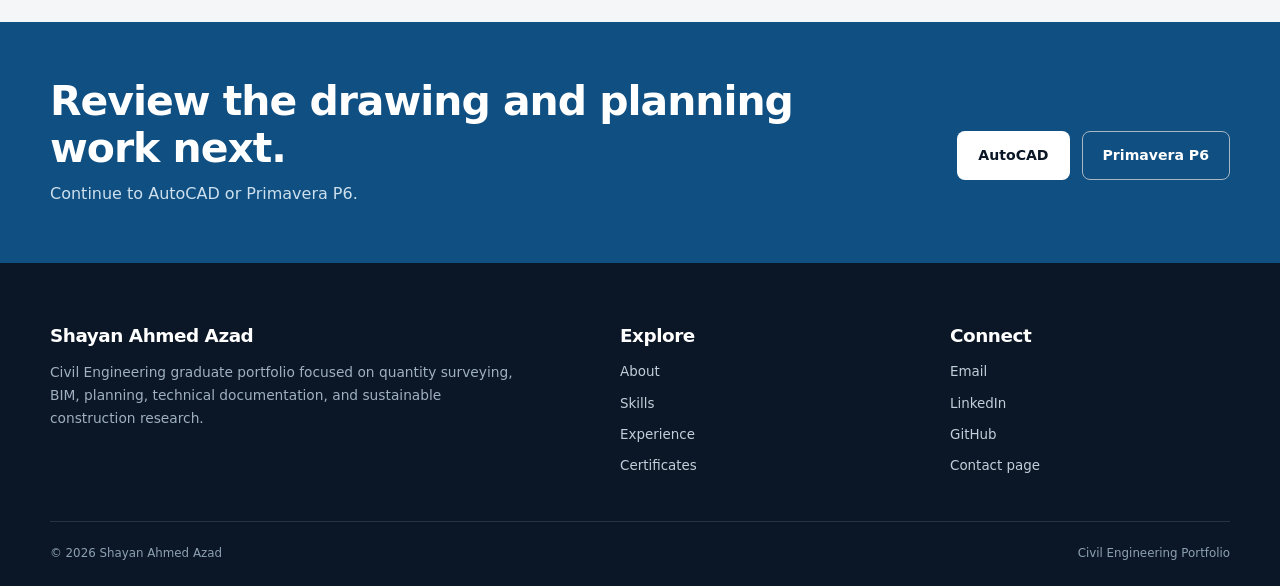
<file: skills/revit-bim.html>
<!doctype html>
<html lang="en">
<head>
  <meta charset="utf-8">
  <meta name="viewport" content="width=device-width, initial-scale=1">
  <meta name="description" content="Revit and BIM work samples by Shayan Ahmed Azad, including residential models, interior views, and dimensioned layouts.">
  <title>BIM & Revit | Shayan Ahmed Azad</title>
  <link rel="icon" href="../assets/favicon.svg" type="image/svg+xml">
  <link rel="stylesheet" href="../assets/css/styles.css">
</head>
<body>
  <a class="skip-link" href="#main">Skip to content</a>
  <header class="site-header"><div class="container header-inner"><a class="brand" href="../index.html"><span class="brand-mark">SA</span><span class="brand-copy"><strong>SHAYAN AHMED AZAD</strong><span>Civil Engineering Portfolio</span></span></a><button class="nav-toggle" type="button" data-nav-toggle aria-expanded="false" aria-controls="site-nav" aria-label="Open navigation"><span></span></button><nav class="site-nav" id="site-nav" data-nav aria-label="Primary navigation"><a href="../index.html">Home</a><a href="../about.html">About</a><a href="../skills.html" aria-current="page">Skills</a><a href="../experience.html">Experience</a><a href="../certificates.html">Certificates</a><a href="../contact.html">Contact</a><a class="nav-cta" href="../assets/documents/Shayan-Ahmed-Azad-CV.pdf" target="_blank" rel="noreferrer">View CV</a></nav></div></header>
  <main id="main">
    <section class="page-hero"><div class="container"><nav class="breadcrumb" aria-label="Breadcrumb"><a href="../index.html">Home</a><span>/</span><a href="../skills.html">Skills</a><span>/</span><span>BIM & Revit</span></nav><p class="eyebrow">Skill 02</p><h1>BIM & Revit</h1><p class="lead">Model-based development of residential form, interior space, coordinated layouts, dimensions, and presentation views.</p><div class="toolbar"><a class="button button-primary" href="#work-samples">View work samples</a><a class="button button-outline-dark" href="../certificates.html">View Revit certificate</a></div></div></section>

    <section class="section"><div class="container split"><div class="sticky"><p class="eyebrow">Capability</p><h2>Communicating design through coordinated models</h2></div><div><p class="lead">The published Revit work includes residential exterior studies, an interior model, and a dimensioned, color-coded room layout.</p><dl class="fact-list"><div><dt>Software</dt><dd>Autodesk Revit</dd></div><div><dt>Project type</dt><dd>Residential BIM practice studies</dd></div><div><dt>Role / context</dt><dd>Modeling and drawing development in an academic/practice context</dd></div><div><dt>Outputs</dt><dd>Exterior models, interior view, and dimensioned room plan</dd></div></dl></div></div></section>

    <section class="section section-wash" id="work-samples"><div class="container"><div class="section-heading"><div><p class="eyebrow">Work Samples</p><h2>Residential BIM studies</h2><p class="lead">Click any image to inspect the model or drawing at a larger size.</p></div></div><div class="gallery">
      <article class="gallery-item"><button class="gallery-button" type="button" data-lightbox data-lightbox-src="../assets/images/revit/residential-exterior-1.webp" data-lightbox-alt="Single-storey residential Revit exterior model" data-lightbox-caption="Single-storey residential BIM study with exterior massing and site treatment."><div class="gallery-media"><img src="../assets/images/revit/residential-exterior-1.webp" alt="Single-storey residential Revit exterior model" loading="lazy"></div></button><div class="gallery-caption"><strong>Single-Storey Exterior</strong><span>Exterior massing, facade development, and site treatment.</span></div></article>
      <article class="gallery-item"><button class="gallery-button" type="button" data-lightbox data-lightbox-src="../assets/images/revit/residential-exterior-2.webp" data-lightbox-alt="Two-storey residential Revit model" data-lightbox-caption="Two-storey residential model with site, facade, material, and lighting development."><div class="gallery-media"><img src="../assets/images/revit/residential-exterior-2.webp" alt="Two-storey residential Revit model" loading="lazy"></div></button><div class="gallery-caption"><strong>Two-Storey Exterior</strong><span>Facade, site, material, and lighting development.</span></div></article>
      <article class="gallery-item"><button class="gallery-button" type="button" data-lightbox data-lightbox-src="../assets/images/revit/dimensioned-layout.webp" data-lightbox-alt="Dimensioned and color-coded room layout" data-lightbox-caption="Dimensioned room layout with color coding and a room legend."><div class="gallery-media"><img src="../assets/images/revit/dimensioned-layout.webp" alt="Dimensioned and color-coded room layout" loading="lazy"></div></button><div class="gallery-caption"><strong>Dimensioned Room Layout</strong><span>Room organization, dimensions, color coding, and legend.</span></div></article>
      <article class="gallery-item"><button class="gallery-button" type="button" data-lightbox data-lightbox-src="../assets/images/revit/residential-interior.webp" data-lightbox-alt="Residential interior modeled in Revit" data-lightbox-caption="Interior model view showing room finishes, lighting, and furniture placement."><div class="gallery-media"><img src="../assets/images/revit/residential-interior.webp" alt="Residential interior modeled in Revit" loading="lazy"></div></button><div class="gallery-caption"><strong>Interior Model</strong><span>Room finishes, lighting, furniture placement, and spatial presentation.</span></div></article>
    </div></div></section>

    <section class="section"><div class="container"><div class="section-heading"><div><p class="eyebrow">BIM Workflow</p><h2>Model development and documentation</h2></div></div><div class="process"><div><span>01</span><strong>Set project context</strong><p>Establish levels, basic reference information, and modeling scope.</p></div><div><span>02</span><strong>Develop elements</strong><p>Create walls, floors, roofs, openings, and key components.</p></div><div><span>03</span><strong>Coordinate spaces</strong><p>Review room organization, dimensions, and circulation.</p></div><div><span>04</span><strong>Refine views</strong><p>Prepare exterior, interior, plan, and presentation views.</p></div><div><span>05</span><strong>Document outputs</strong><p>Organize dimensions, labels, and graphic information for review.</p></div></div></div></section>
    <section class="section section-wash"><div class="container split"><div><p class="eyebrow">Tools & Outputs</p><h2>Published capabilities</h2></div><div><div class="tag-row"><span class="tag">Revit</span><span class="tag">BIM Modeling</span><span class="tag">Residential Modeling</span><span class="tag">Plan Development</span><span class="tag">Interior Views</span><span class="tag">Technical Documentation</span></div><p class="muted" style="margin-top:22px">Additional architectural or structural project details can be added when their scope, design basis, and project context are supplied.</p></div></div></section>
    <section class="cta-band"><div class="container cta-inner"><div><h2>Review the drawing and planning work next.</h2><p>Continue to AutoCAD or Primavera P6.</p></div><div class="toolbar"><a class="button button-light" href="autocad.html">AutoCAD</a><a class="button button-outline" href="primavera-p6.html">Primavera P6</a></div></div></section>
  </main>
  <footer class="site-footer"><div class="container footer-grid"><div><h2>Shayan Ahmed Azad</h2><p>Civil Engineering graduate portfolio focused on quantity surveying, BIM, planning, technical documentation, and sustainable construction research.</p></div><div><h2>Explore</h2><div class="footer-links"><a href="../about.html">About</a><a href="../skills.html">Skills</a><a href="../experience.html">Experience</a><a href="../certificates.html">Certificates</a></div></div><div><h2>Connect</h2><div class="footer-links"><a href="mailto:azadshayan23@gmail.com">Email</a><a href="https://linkedin.com/in/shayanahmedazad" target="_blank" rel="noreferrer">LinkedIn</a><a href="https://github.com/azadshayan23-web" target="_blank" rel="noreferrer">GitHub</a><a href="../contact.html">Contact page</a></div></div></div><div class="container footer-bottom"><span>© <span data-year>2026</span> Shayan Ahmed Azad</span><span>Civil Engineering Portfolio</span></div></footer>
  <script src="../assets/js/site.js"></script>
</body>
</html>
</file>
<file: assets/css/styles.css>
:root {
  --ink: #111827;
  --navy: #0b1726;
  --navy-2: #12243a;
  --steel: #425466;
  --muted: #64748b;
  --line: #d8dee6;
  --paper: #ffffff;
  --wash: #f4f6f8;
  --blue: #1769aa;
  --blue-dark: #0f4f82;
  --amber: #c89426;
  --success: #1f7a5b;
  --shadow: 0 18px 48px rgba(15, 23, 42, 0.09);
  --radius: 14px;
  --max: 1180px;
}

* { box-sizing: border-box; }

html { scroll-behavior: smooth; }

body {
  margin: 0;
  background: var(--paper);
  color: var(--ink);
  font-family: Inter, ui-sans-serif, system-ui, -apple-system, BlinkMacSystemFont, "Segoe UI", sans-serif;
  line-height: 1.65;
  text-rendering: optimizeLegibility;
}

img { display: block; max-width: 100%; }
a { color: inherit; text-decoration: none; }
button, input, textarea { font: inherit; }

:focus-visible {
  outline: 3px solid rgba(23, 105, 170, 0.45);
  outline-offset: 3px;
}

.skip-link {
  position: fixed;
  z-index: 300;
  top: 12px;
  left: 12px;
  transform: translateY(-160%);
  padding: 10px 14px;
  border-radius: 8px;
  background: var(--paper);
  color: var(--navy);
  font-weight: 800;
}

.skip-link:focus { transform: translateY(0); }

.container { width: min(calc(100% - 40px), var(--max)); margin-inline: auto; }
.section { padding: 92px 0; }
.section-sm { padding: 64px 0; }
.section-wash { background: var(--wash); }
.section-dark { background: var(--navy); color: #fff; }
.section-rule { border-top: 1px solid var(--line); }

.eyebrow {
  margin: 0 0 14px;
  color: var(--blue);
  font-size: 0.75rem;
  font-weight: 850;
  letter-spacing: 0.13em;
  text-transform: uppercase;
}

.section-dark .eyebrow { color: #73b9ea; }

h1, h2, h3, h4, p { margin-top: 0; }

h1, h2, h3, h4 {
  color: var(--navy);
  letter-spacing: -0.025em;
  line-height: 1.16;
}

h1 { font-size: clamp(2rem, 4vw, 3rem); }
h2 { font-size: clamp(1.5rem, 2.6vw, 2.25rem); }
h3 { font-size: clamp(1.12rem, 1.7vw, 1.35rem); }

.section-dark h1,
.section-dark h2,
.section-dark h3 { color: #fff; }

.lead {
  max-width: 760px;
  color: var(--steel);
  font-size: clamp(1.05rem, 1.7vw, 1.25rem);
}

.section-dark .lead { color: #c8d3df; }
.muted { color: var(--muted); }
.small { font-size: 0.9rem; }

.site-header {
  position: sticky;
  z-index: 100;
  top: 0;
  border-bottom: 1px solid rgba(216, 222, 230, 0.9);
  background: rgba(255, 255, 255, 0.95);
  backdrop-filter: blur(16px);
}

.header-inner {
  display: flex;
  min-height: 76px;
  align-items: center;
  justify-content: space-between;
  gap: 28px;
}

.brand { display: inline-flex; align-items: center; gap: 13px; }

.brand-mark {
  display: grid;
  width: 39px;
  height: 39px;
  place-items: center;
  border: 2px solid var(--blue);
  color: var(--blue-dark);
  font-size: 0.82rem;
  font-weight: 900;
  letter-spacing: -0.04em;
}

.brand-copy { display: flex; flex-direction: column; line-height: 1.25; }
.brand-copy strong { color: var(--navy); font-size: 0.84rem; letter-spacing: 0.035em; }
.brand-copy span { color: var(--muted); font-size: 0.7rem; }

.site-nav { display: flex; align-items: center; gap: 24px; }
.site-nav a { color: #334155; font-size: 0.83rem; font-weight: 750; }
.site-nav a:hover, .site-nav a[aria-current="page"] { color: var(--blue); }

.nav-cta {
  display: inline-flex;
  min-height: 40px;
  align-items: center;
  padding: 0 15px;
  border-radius: 8px;
  background: var(--navy);
  color: #fff !important;
}

.nav-toggle {
  display: none;
  width: 44px;
  height: 44px;
  padding: 0;
  border: 1px solid var(--line);
  border-radius: 8px;
  background: #fff;
  color: var(--navy);
  cursor: pointer;
}

.nav-toggle span,
.nav-toggle::before,
.nav-toggle::after {
  display: block;
  width: 18px;
  height: 2px;
  margin: 4px auto;
  background: currentColor;
  content: "";
}

.hero {
  position: relative;
  overflow: hidden;
  background: var(--navy);
  color: #fff;
}

.hero::before {
  position: absolute;
  inset: 0;
  background-image:
    linear-gradient(rgba(255, 255, 255, 0.035) 1px, transparent 1px),
    linear-gradient(90deg, rgba(255, 255, 255, 0.035) 1px, transparent 1px);
  background-size: 52px 52px;
  content: "";
  mask-image: linear-gradient(to right, #000, transparent 76%);
}

.hero-grid {
  position: relative;
  display: grid;
  min-height: 690px;
  grid-template-columns: minmax(0, 1.25fr) minmax(330px, 0.75fr);
  align-items: center;
  gap: clamp(50px, 8vw, 110px);
  padding: 74px 0;
}

.hero-copy h1 { max-width: 830px; margin-bottom: 24px; color: #fff; font-size: clamp(2.6rem, 4.5vw, 3.5rem); }

.hero-title-line {
  display: block;
  margin-bottom: 18px;
  color: #78b9e7;
  font-size: clamp(0.96rem, 1.7vw, 1.2rem);
  font-weight: 700;
  letter-spacing: 0.025em;
  line-height: 1.5;
}

.hero-copy .lead { max-width: 720px; color: #cad4df; }
.hero-actions { display: flex; flex-wrap: wrap; gap: 12px; margin-top: 34px; }

.button {
  display: inline-flex;
  min-height: 49px;
  align-items: center;
  justify-content: center;
  gap: 8px;
  padding: 0 20px;
  border: 1px solid transparent;
  border-radius: 8px;
  font-size: 0.88rem;
  font-weight: 800;
  transition: transform 150ms ease, background 150ms ease, border-color 150ms ease;
}

.button:hover { transform: translateY(-2px); }
.button-primary { background: var(--blue); color: #fff; }
.button-primary:hover { background: #1d79bc; }
.button-light { background: #fff; color: var(--navy); }
.button-outline { border-color: #a9b6c4; color: #fff; }
.button-outline-dark { border-color: var(--line); color: var(--navy); background: #fff; }
.button-ghost { color: var(--blue); padding-inline: 0; }

.portrait-shell {
  position: relative;
  width: min(100%, 440px);
  margin-inline: auto;
}

.portrait-shell::before {
  position: absolute;
  inset: -18px 18px 18px -18px;
  border: 1px solid rgba(120, 185, 231, 0.36);
  content: "";
}

.portrait-frame {
  position: relative;
  overflow: hidden;
  aspect-ratio: 4 / 5;
  border: 8px solid rgba(255, 255, 255, 0.08);
  background: #1d2f44;
  box-shadow: 0 30px 70px rgba(0, 0, 0, 0.34);
}

.portrait-frame img { width: 100%; height: 100%; object-fit: cover; object-position: center top; }

.portrait-tag {
  position: absolute;
  right: -18px;
  bottom: 26px;
  padding: 12px 15px;
  border-left: 3px solid var(--amber);
  background: #fff;
  color: var(--navy);
  box-shadow: var(--shadow);
  font-size: 0.78rem;
  font-weight: 800;
}

.quick-strip { border-bottom: 1px solid var(--line); background: #fff; }

.quick-grid {
  display: grid;
  grid-template-columns: repeat(4, 1fr);
}

.quick-item { padding: 27px 24px; border-right: 1px solid var(--line); }
.quick-item:first-child { border-left: 1px solid var(--line); }
.quick-item span { display: block; color: var(--blue); font-size: 0.72rem; font-weight: 850; letter-spacing: 0.09em; text-transform: uppercase; }
.quick-item strong { display: block; margin-top: 6px; color: var(--navy); font-size: 0.98rem; }

.section-heading {
  display: flex;
  align-items: end;
  justify-content: space-between;
  gap: 40px;
  margin-bottom: 44px;
}

.section-heading > div { max-width: 760px; }
.section-heading h2 { margin-bottom: 14px; }
.section-heading p:last-child { margin-bottom: 0; }

.card-grid { display: grid; grid-template-columns: repeat(3, minmax(0, 1fr)); gap: 20px; }
.card-grid.two { grid-template-columns: repeat(2, minmax(0, 1fr)); }
.card-grid.four { grid-template-columns: repeat(4, minmax(0, 1fr)); }

.card {
  display: flex;
  min-width: 0;
  flex-direction: column;
  border: 1px solid var(--line);
  border-radius: var(--radius);
  background: #fff;
  box-shadow: 0 4px 16px rgba(15, 23, 42, 0.035);
  transition: transform 160ms ease, box-shadow 160ms ease, border-color 160ms ease;
}

a.card:hover { transform: translateY(-5px); border-color: #aec6d9; box-shadow: var(--shadow); }
.card-body { display: flex; flex: 1; flex-direction: column; padding: 26px; }
.card-kicker { margin-bottom: 16px; color: var(--blue); font-size: 0.7rem; font-weight: 850; letter-spacing: 0.11em; text-transform: uppercase; }
.card h3 { margin-bottom: 12px; }
.card p { color: var(--muted); font-size: 0.93rem; }
.card-link { margin-top: auto; padding-top: 18px; color: var(--blue); font-size: 0.82rem; font-weight: 850; }
.card-number { color: #d7e0e8; font-size: 2.5rem; font-weight: 900; line-height: 1; }

.image-card { overflow: hidden; }
.image-card .card-image { overflow: hidden; aspect-ratio: 16 / 10; background: #e5e9ed; }
.image-card .card-image img { width: 100%; height: 100%; object-fit: cover; transition: transform 220ms ease; }
.image-card:hover .card-image img { transform: scale(1.025); }

.featured-project {
  display: grid;
  grid-template-columns: minmax(0, 1fr) minmax(380px, 0.9fr);
  overflow: hidden;
  border: 1px solid #203d5a;
  border-radius: 18px;
  background: var(--navy-2);
}

.featured-copy { padding: clamp(36px, 6vw, 72px); }
.featured-copy h2 { max-width: 700px; }
.featured-copy .lead { font-size: 1.05rem; }
.featured-meta { display: flex; flex-wrap: wrap; gap: 10px; margin: 26px 0 30px; }
.featured-meta span, .tag { padding: 7px 10px; border: 1px solid #d6e0e9; border-radius: 999px; color: var(--steel); background: #fff; font-size: 0.74rem; font-weight: 700; }
.section-dark .featured-meta span { border-color: rgba(255,255,255,.18); background: rgba(255,255,255,.07); color: #d3dde6; }

.featured-image { min-height: 440px; background: #162a40; }
.featured-image img { width: 100%; height: 100%; object-fit: cover; }
.featured-collage { display: grid; grid-template-columns: repeat(2, minmax(0, 1fr)); gap: 8px; min-height: 360px; max-height: 380px; align-self: center; overflow: hidden; padding: 8px; }
.featured-collage img { min-width: 0; min-height: 0; object-position: center; }

.page-hero { padding: 88px 0 74px; border-bottom: 1px solid var(--line); background: var(--wash); }
.page-hero.section-dark { border-bottom-color: #203d5a; background: var(--navy); }
.page-hero.section-dark .breadcrumb { color: #9fb0c0; }
.page-hero .breadcrumb { margin-bottom: 28px; }
.page-hero h1 { max-width: 980px; margin-bottom: 22px; }
.page-hero .lead { max-width: 850px; }

.breadcrumb { display: flex; flex-wrap: wrap; gap: 8px; color: var(--muted); font-size: 0.8rem; }
.breadcrumb a:hover { color: var(--blue); }

.split { display: grid; grid-template-columns: minmax(280px, 0.72fr) minmax(0, 1.28fr); gap: clamp(45px, 8vw, 110px); }
.split-reverse { grid-template-columns: minmax(0, 1.3fr) minmax(280px, 0.7fr); }
.sticky { position: sticky; top: 112px; align-self: start; }

.fact-list { margin: 0; border-top: 1px solid var(--line); }
.fact-list div { display: grid; grid-template-columns: 155px 1fr; gap: 22px; padding: 16px 0; border-bottom: 1px solid var(--line); }
.fact-list dt { color: var(--muted); font-size: 0.76rem; font-weight: 800; letter-spacing: 0.05em; text-transform: uppercase; }
.fact-list dd { margin: 0; color: var(--navy); font-weight: 700; }

.list-clean { margin: 0; padding: 0; list-style: none; }
.list-check { margin: 0; padding: 0; list-style: none; }
.list-check li { position: relative; margin: 10px 0; padding-left: 26px; color: var(--steel); }
.list-check li::before { position: absolute; left: 0; color: var(--blue); font-weight: 900; content: "✓"; }

.callout {
  padding: 24px;
  border-left: 4px solid var(--blue);
  background: #edf6fc;
  color: #23425c;
}

.placeholder {
  padding: 18px 20px;
  border: 1px dashed #a9b4c0;
  border-radius: 10px;
  background: #fafbfc;
  color: var(--muted);
  font-size: 0.88rem;
}

.gallery { display: grid; grid-template-columns: repeat(2, minmax(0, 1fr)); gap: 20px; }
.gallery.three { grid-template-columns: repeat(3, minmax(0, 1fr)); }
.gallery-item { overflow: hidden; border: 1px solid var(--line); border-radius: 12px; background: #fff; }
.gallery-button { display: block; width: 100%; padding: 0; border: 0; background: #e9edf1; cursor: zoom-in; }
.gallery-media { aspect-ratio: 16 / 10; overflow: hidden; }
.gallery-media.portrait { aspect-ratio: 4 / 3; }
.gallery-media img { width: 100%; height: 100%; object-fit: contain; transition: transform 180ms ease; }
.gallery-button:hover img { transform: scale(1.018); }
.gallery-caption { padding: 17px 18px 19px; }
.gallery-caption strong { display: block; color: var(--navy); font-size: 0.9rem; }
.gallery-caption span { display: block; margin-top: 5px; color: var(--muted); font-size: 0.79rem; line-height: 1.5; }

.toolbar { display: flex; flex-wrap: wrap; gap: 12px; margin: 26px 0 0; }
.tag-row { display: flex; flex-wrap: wrap; gap: 8px; }

.project-meta { display: grid; grid-template-columns: repeat(4, 1fr); border: 1px solid var(--line); border-radius: 12px; background: #fff; }
.project-meta div { padding: 20px; border-right: 1px solid var(--line); }
.project-meta div:last-child { border-right: 0; }
.project-meta span { display: block; color: var(--muted); font-size: 0.7rem; font-weight: 800; letter-spacing: 0.09em; text-transform: uppercase; }
.project-meta strong { display: block; margin-top: 7px; color: var(--navy); font-size: 0.93rem; }

.process { display: grid; grid-template-columns: repeat(5, 1fr); gap: 1px; overflow: hidden; border: 1px solid var(--line); border-radius: 12px; background: var(--line); }
.process div { min-height: 150px; padding: 22px; background: #fff; }
.process span { color: var(--blue); font-size: 0.72rem; font-weight: 900; }
.process strong { display: block; margin-top: 22px; color: var(--navy); font-size: 0.92rem; }
.process p { margin: 8px 0 0; color: var(--muted); font-size: 0.79rem; }

.table-wrap { overflow-x: auto; border: 1px solid var(--line); border-radius: 12px; background: #fff; }
.data-table { width: 100%; min-width: 690px; border-collapse: collapse; }
.data-table th, .data-table td { padding: 13px 15px; border-bottom: 1px solid var(--line); text-align: left; font-size: 0.82rem; }
.data-table th { background: #eef2f5; color: var(--navy); font-size: 0.73rem; letter-spacing: 0.04em; text-transform: uppercase; }
.data-table tr:last-child td { border-bottom: 0; }
.data-table td strong { color: var(--navy); }
.best-row td { background: #edf7f3; }

.metric-grid { display: grid; grid-template-columns: repeat(4, 1fr); gap: 14px; }
.metric { padding: 23px; border: 1px solid var(--line); border-radius: 12px; background: #fff; }
.metric strong { display: block; color: var(--blue-dark); font-size: clamp(1.75rem, 3vw, 2.5rem); letter-spacing: -0.04em; line-height: 1; }
.metric span { display: block; margin-top: 10px; color: var(--muted); font-size: 0.8rem; line-height: 1.45; }

.chart-card { padding: 26px; border: 1px solid var(--line); border-radius: 12px; background: #fff; }
.chart-card h3 { margin-bottom: 8px; }
.chart-card > p { color: var(--muted); font-size: 0.83rem; }

.line-chart { width: 100%; min-width: 650px; height: auto; }
.line-chart text { fill: #64748b; font-family: inherit; font-size: 12px; }
.line-chart .grid-line { stroke: #dce3ea; stroke-width: 1; }
.line-chart .axis { stroke: #8291a0; stroke-width: 1.4; }
.line-chart .series-a { fill: none; stroke: #1769aa; stroke-width: 4; }
.line-chart .series-b { fill: none; stroke: #c89426; stroke-width: 4; }
.line-chart .dot-a { fill: #1769aa; }
.line-chart .dot-b { fill: #c89426; }

.bar-chart { display: grid; gap: 14px; margin-top: 22px; }
.bar-row { display: grid; grid-template-columns: 96px 1fr 56px; align-items: center; gap: 13px; }
.bar-label { color: var(--steel); font-size: 0.8rem; font-weight: 750; }
.bar-track { position: relative; height: 26px; overflow: hidden; border-radius: 5px; background: #e9eef2; }
.bar-fill { height: 100%; border-radius: 5px; background: var(--blue); }
.bar-fill.alt { background: var(--amber); }
.bar-value { color: var(--navy); font-size: 0.78rem; font-weight: 800; text-align: right; }

.timeline { position: relative; margin: 0; padding: 0 0 0 28px; list-style: none; }
.timeline::before { position: absolute; top: 8px; bottom: 8px; left: 5px; width: 2px; background: var(--line); content: ""; }
.timeline li { position: relative; padding: 0 0 42px 24px; }
.timeline li::before { position: absolute; top: 5px; left: -28px; width: 12px; height: 12px; border: 3px solid #fff; border-radius: 50%; background: var(--blue); box-shadow: 0 0 0 2px var(--blue); content: ""; }
.timeline li:last-child { padding-bottom: 0; }
.timeline time { color: var(--blue); font-size: 0.74rem; font-weight: 850; letter-spacing: 0.08em; text-transform: uppercase; }
.timeline h3 { margin: 8px 0 5px; }
.timeline .org { margin-bottom: 14px; color: var(--steel); font-weight: 750; }

.certificate-grid { display: grid; grid-template-columns: repeat(2, minmax(0, 1fr)); gap: 20px; }
.certificate { overflow: hidden; border: 1px solid var(--line); border-radius: 12px; background: #fff; }
.certificate-preview { display: block; width: 100%; padding: 0; border: 0; border-bottom: 1px solid var(--line); background: #e9edf1; cursor: zoom-in; }
.certificate-preview div { aspect-ratio: 16 / 10; }
.certificate-preview img { width: 100%; height: 100%; object-fit: contain; }
.certificate-copy { padding: 22px; }
.certificate-copy h3 { margin-bottom: 8px; }
.certificate-copy p { margin-bottom: 14px; color: var(--muted); font-size: 0.86rem; }
.certificate-copy .meta { color: var(--blue); font-size: 0.75rem; font-weight: 800; }

.contact-grid { display: grid; grid-template-columns: repeat(2, 1fr); gap: 16px; }
.contact-card { padding: 25px; border: 1px solid var(--line); border-radius: 12px; background: #fff; }
.contact-card span { color: var(--muted); font-size: 0.72rem; font-weight: 800; letter-spacing: 0.08em; text-transform: uppercase; }
.contact-card strong { display: block; margin-top: 9px; color: var(--navy); font-size: 1rem; overflow-wrap: anywhere; }
.contact-card:hover { border-color: #afc8da; box-shadow: 0 12px 28px rgba(15, 23, 42, 0.06); }

.cta-band { padding: 56px 0; background: var(--blue-dark); color: #fff; }
.cta-inner { display: flex; align-items: center; justify-content: space-between; gap: 40px; }
.cta-band h2 { max-width: 800px; margin-bottom: 8px; color: #fff; font-size: clamp(1.8rem, 3.2vw, 2.75rem); }
.cta-band p { margin-bottom: 0; color: #cee0ed; }

.site-footer { background: var(--navy); color: #c2ceda; }
.footer-grid { display: grid; grid-template-columns: 1.3fr 0.7fr 0.7fr; gap: 50px; padding: 62px 0 44px; }
.footer-grid h2 { margin-bottom: 15px; color: #fff; font-size: 1.15rem; }
.footer-grid p { max-width: 470px; color: #9fb0c0; font-size: 0.86rem; }
.footer-links { display: grid; gap: 9px; }
.footer-links a { color: #c2ceda; font-size: 0.84rem; }
.footer-links a:hover { color: #fff; }
.footer-bottom { display: flex; justify-content: space-between; gap: 20px; padding: 22px 0; border-top: 1px solid rgba(255,255,255,.12); color: #8ea1b3; font-size: 0.74rem; }

.lightbox {
  position: fixed;
  z-index: 250;
  inset: 0;
  display: none;
  place-items: center;
  padding: 28px;
  background: rgba(3, 10, 18, 0.92);
}

.lightbox.is-open { display: grid; }
.lightbox-figure { display: flex; width: min(1100px, 100%); max-height: calc(100vh - 80px); flex-direction: column; align-items: center; margin: 0; }
.lightbox-image { max-width: 100%; max-height: calc(100vh - 155px); object-fit: contain; background: #fff; }
.lightbox-caption { margin-top: 14px; color: #d9e2ea; font-size: 0.85rem; text-align: center; }
.lightbox-close, .lightbox-nav { position: absolute; border: 1px solid rgba(255,255,255,.35); border-radius: 50%; background: rgba(0,0,0,.35); color: #fff; cursor: pointer; }
.lightbox-close { top: 20px; right: 20px; width: 46px; height: 46px; font-size: 1.5rem; }
.lightbox-nav { top: 50%; width: 48px; height: 48px; transform: translateY(-50%); font-size: 1.4rem; }
.lightbox-prev { left: 18px; }
.lightbox-next { right: 18px; }
.lightbox[aria-hidden="true"] { pointer-events: none; }

@media (max-width: 1020px) {
  .site-nav { gap: 15px; }
  .site-nav a { font-size: 0.78rem; }
  .hero-grid { grid-template-columns: 1fr 360px; gap: 45px; }
  .quick-grid, .card-grid.four, .metric-grid { grid-template-columns: repeat(2, 1fr); }
  .quick-item:nth-child(3) { border-left: 1px solid var(--line); }
  .quick-item:nth-child(-n+2) { border-bottom: 1px solid var(--line); }
  .card-grid { grid-template-columns: repeat(2, minmax(0, 1fr)); }
  .featured-project { grid-template-columns: 1fr; }
  .featured-image { min-height: 360px; }
  .project-meta { grid-template-columns: repeat(2, 1fr); }
  .project-meta div:nth-child(2) { border-right: 0; }
  .project-meta div:nth-child(-n+2) { border-bottom: 1px solid var(--line); }
  .process { grid-template-columns: repeat(3, 1fr); }
}

@media (max-width: 860px) {
  .header-inner { min-height: 68px; }
  .nav-toggle { display: block; }
  .site-nav {
    position: absolute;
    top: 68px;
    right: 0;
    left: 0;
    display: none;
    align-items: stretch;
    flex-direction: column;
    gap: 0;
    padding: 10px 20px 20px;
    border-bottom: 1px solid var(--line);
    background: #fff;
    box-shadow: 0 16px 30px rgba(15,23,42,.08);
  }
  .site-nav.is-open { display: flex; }
  .site-nav a { padding: 11px 3px; font-size: 0.86rem; }
  .nav-cta { justify-content: center; margin-top: 8px; }
  .hero-grid { min-height: auto; grid-template-columns: 1fr; padding: 82px 0 86px; }
  .hero-visual { width: min(520px, 90%); }
  .portrait-shell { width: min(100%, 420px); }
  .section { padding: 74px 0; }
  .section-heading { align-items: start; flex-direction: column; gap: 12px; }
  .split, .split-reverse { grid-template-columns: 1fr; }
  .sticky { position: static; }
  .gallery.three { grid-template-columns: repeat(2, minmax(0, 1fr)); }
  .process { grid-template-columns: repeat(2, 1fr); }
  .footer-grid { grid-template-columns: 1fr 1fr; }
  .footer-grid > div:first-child { grid-column: 1 / -1; }
}

@media (max-width: 620px) {
  .container { width: min(calc(100% - 28px), var(--max)); }
  .brand-copy span { display: none; }
  .hero-grid { padding-top: 66px; }
  .hero h1 { font-size: clamp(2.45rem, 14vw, 4.1rem); }
  .hero-actions { align-items: stretch; flex-direction: column; }
  .hero-actions .button { width: 100%; }
  .portrait-tag { right: -6px; }
  .quick-grid, .card-grid, .card-grid.two, .card-grid.four, .gallery, .gallery.three, .certificate-grid, .contact-grid, .metric-grid { grid-template-columns: 1fr; }
  .quick-item { border-right: 1px solid var(--line); border-bottom: 1px solid var(--line); border-left: 1px solid var(--line); }
  .quick-item:last-child { border-bottom: 0; }
  .project-meta { grid-template-columns: 1fr; }
  .project-meta div { border-right: 0; border-bottom: 1px solid var(--line); }
  .project-meta div:last-child { border-bottom: 0; }
  .process { grid-template-columns: 1fr; }
  .fact-list div { grid-template-columns: 1fr; gap: 5px; }
  .cta-inner, .footer-bottom { align-items: flex-start; flex-direction: column; }
  .footer-grid { grid-template-columns: 1fr; }
  .footer-grid > div:first-child { grid-column: auto; }
  .lightbox { padding: 14px; }
  .lightbox-nav { top: auto; bottom: 18px; }
  .lightbox-prev { left: calc(50% - 58px); }
  .lightbox-next { right: calc(50% - 58px); }
}

@media (prefers-reduced-motion: reduce) {
  html { scroll-behavior: auto; }
  *, *::before, *::after { transition-duration: 0.01ms !important; animation-duration: 0.01ms !important; }
}
</file>
